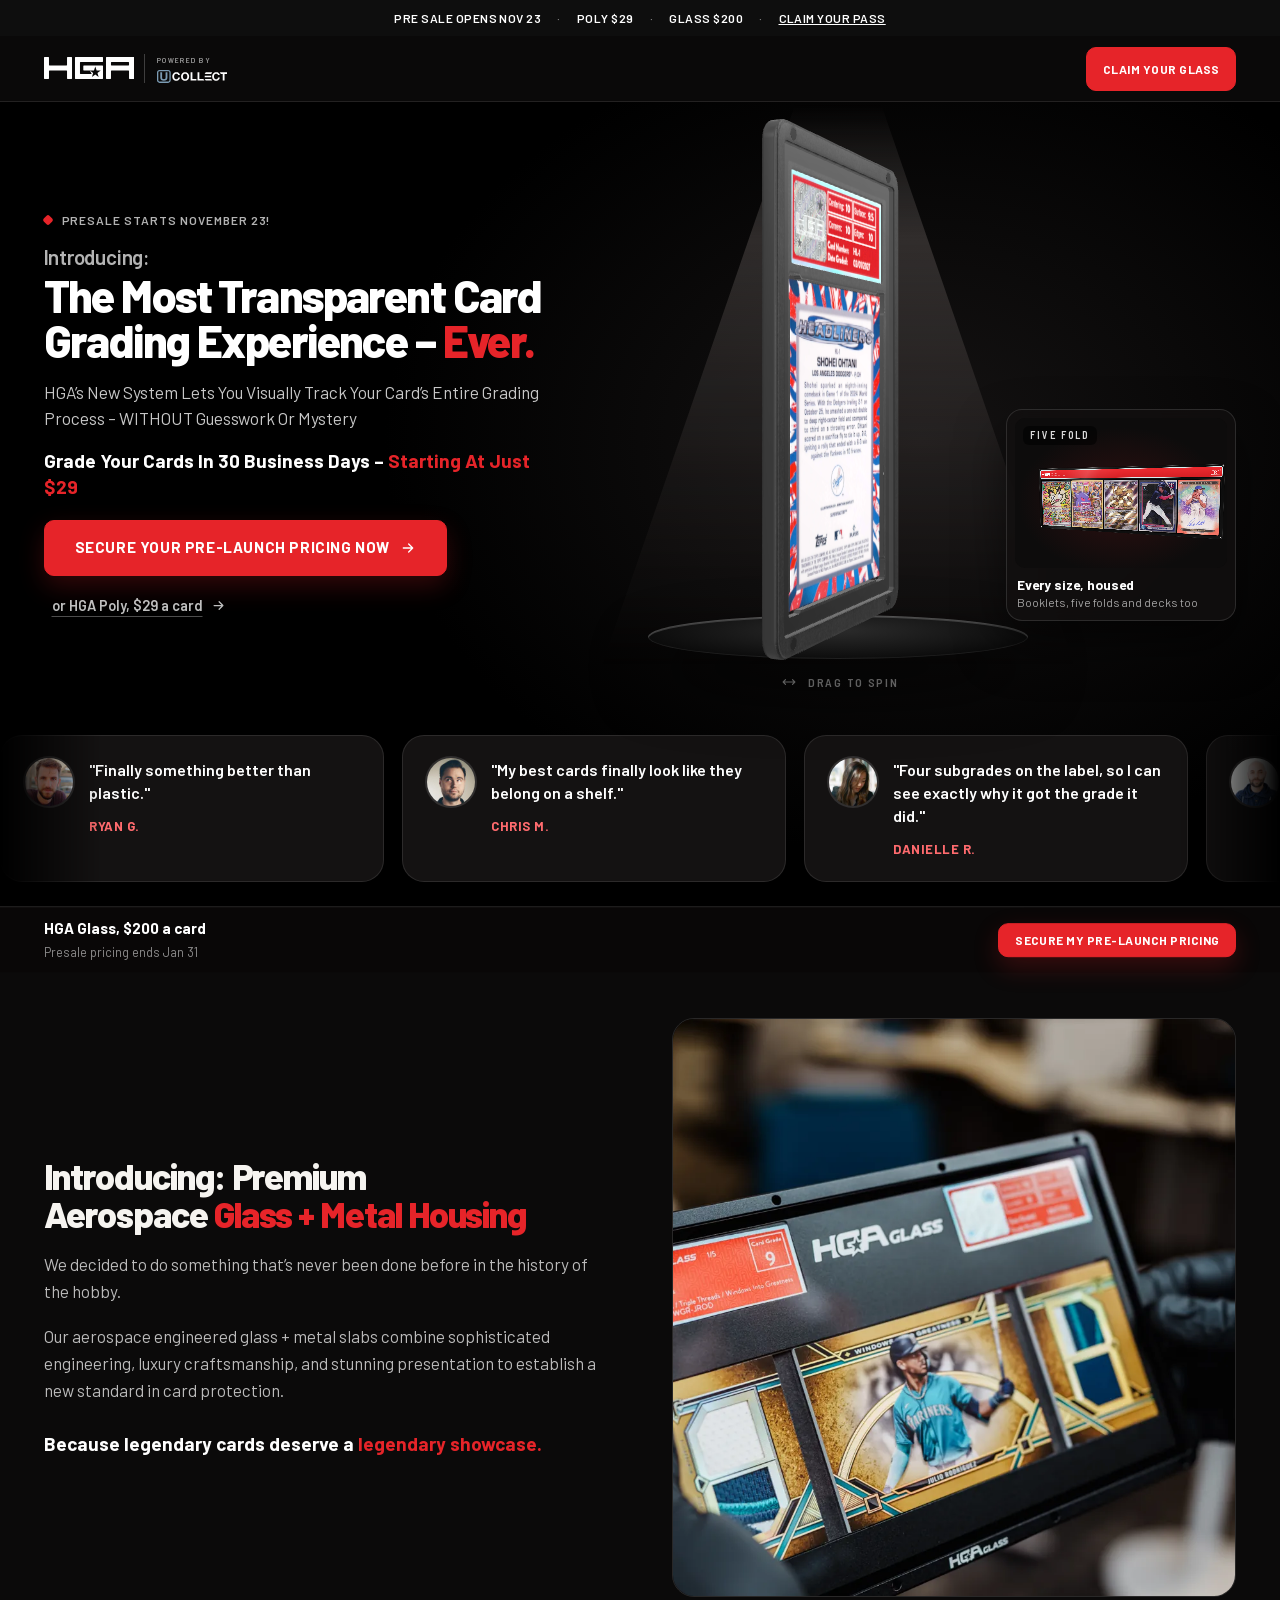
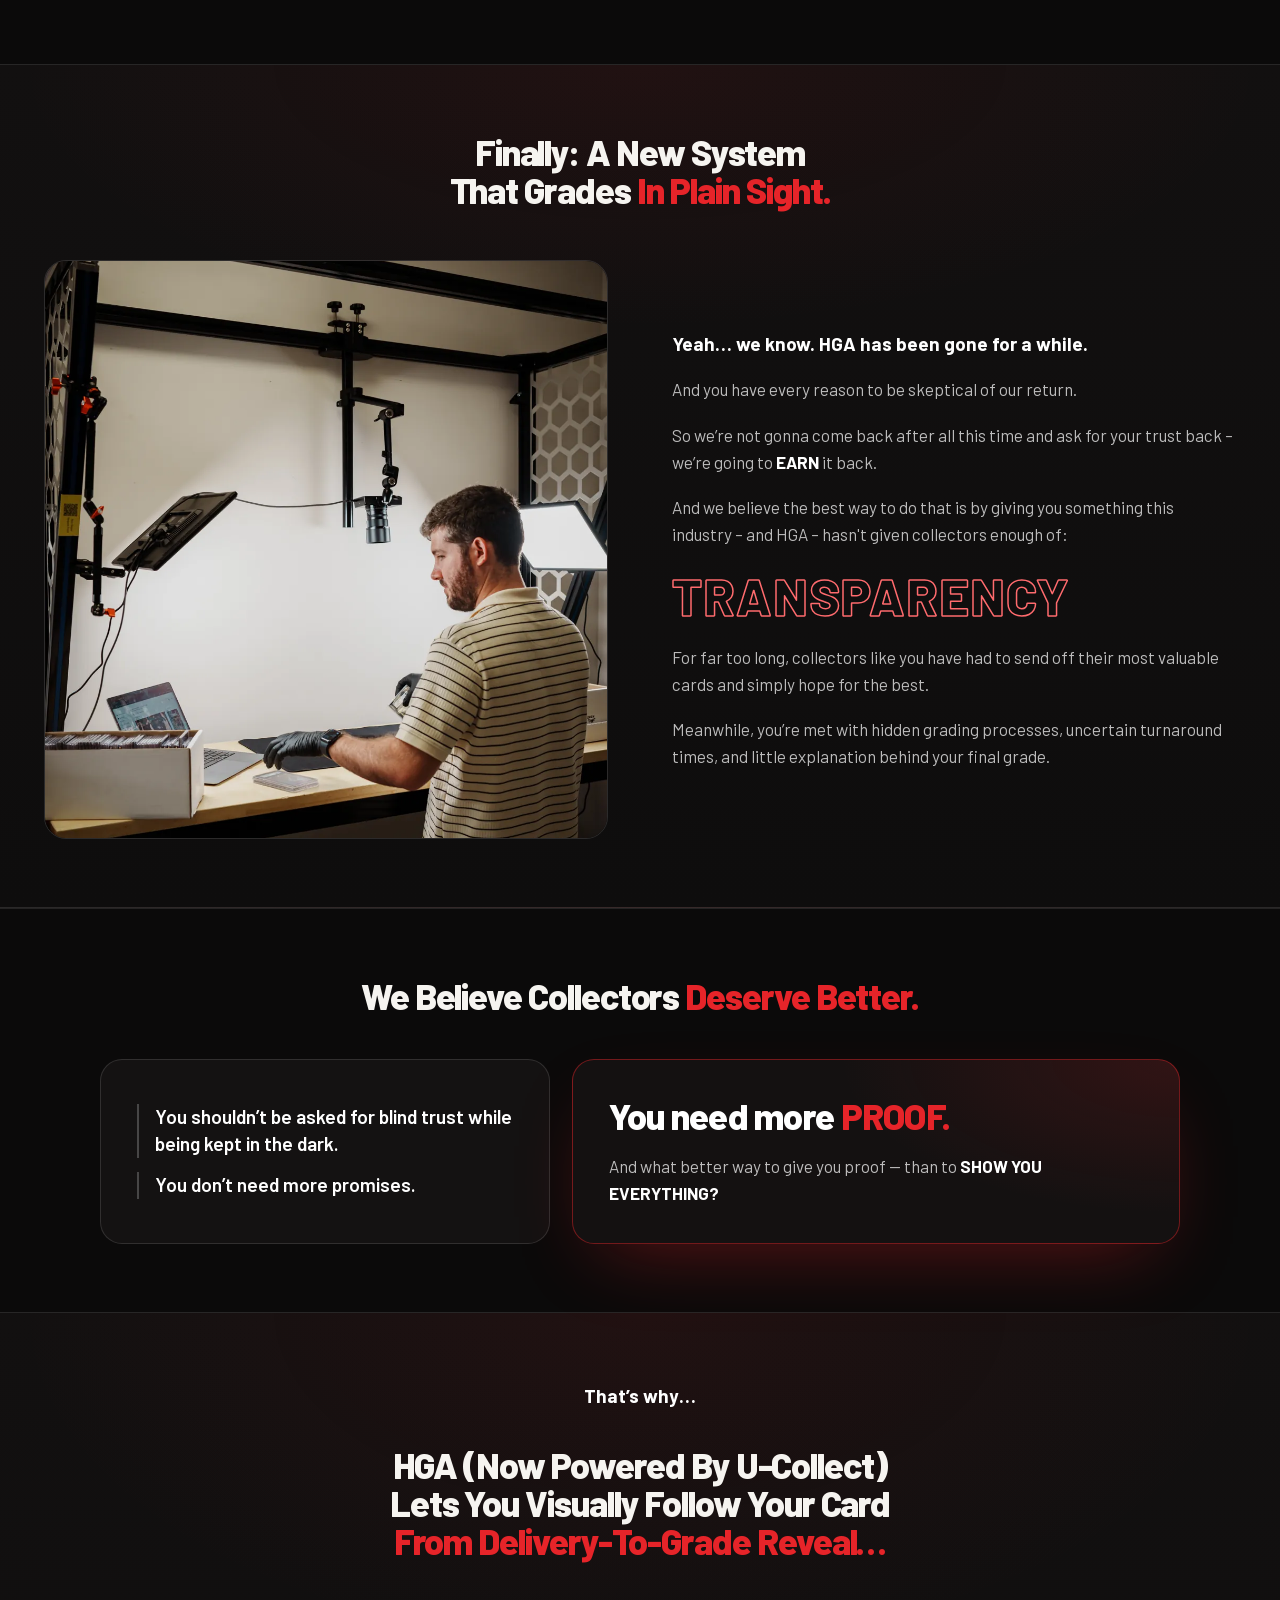
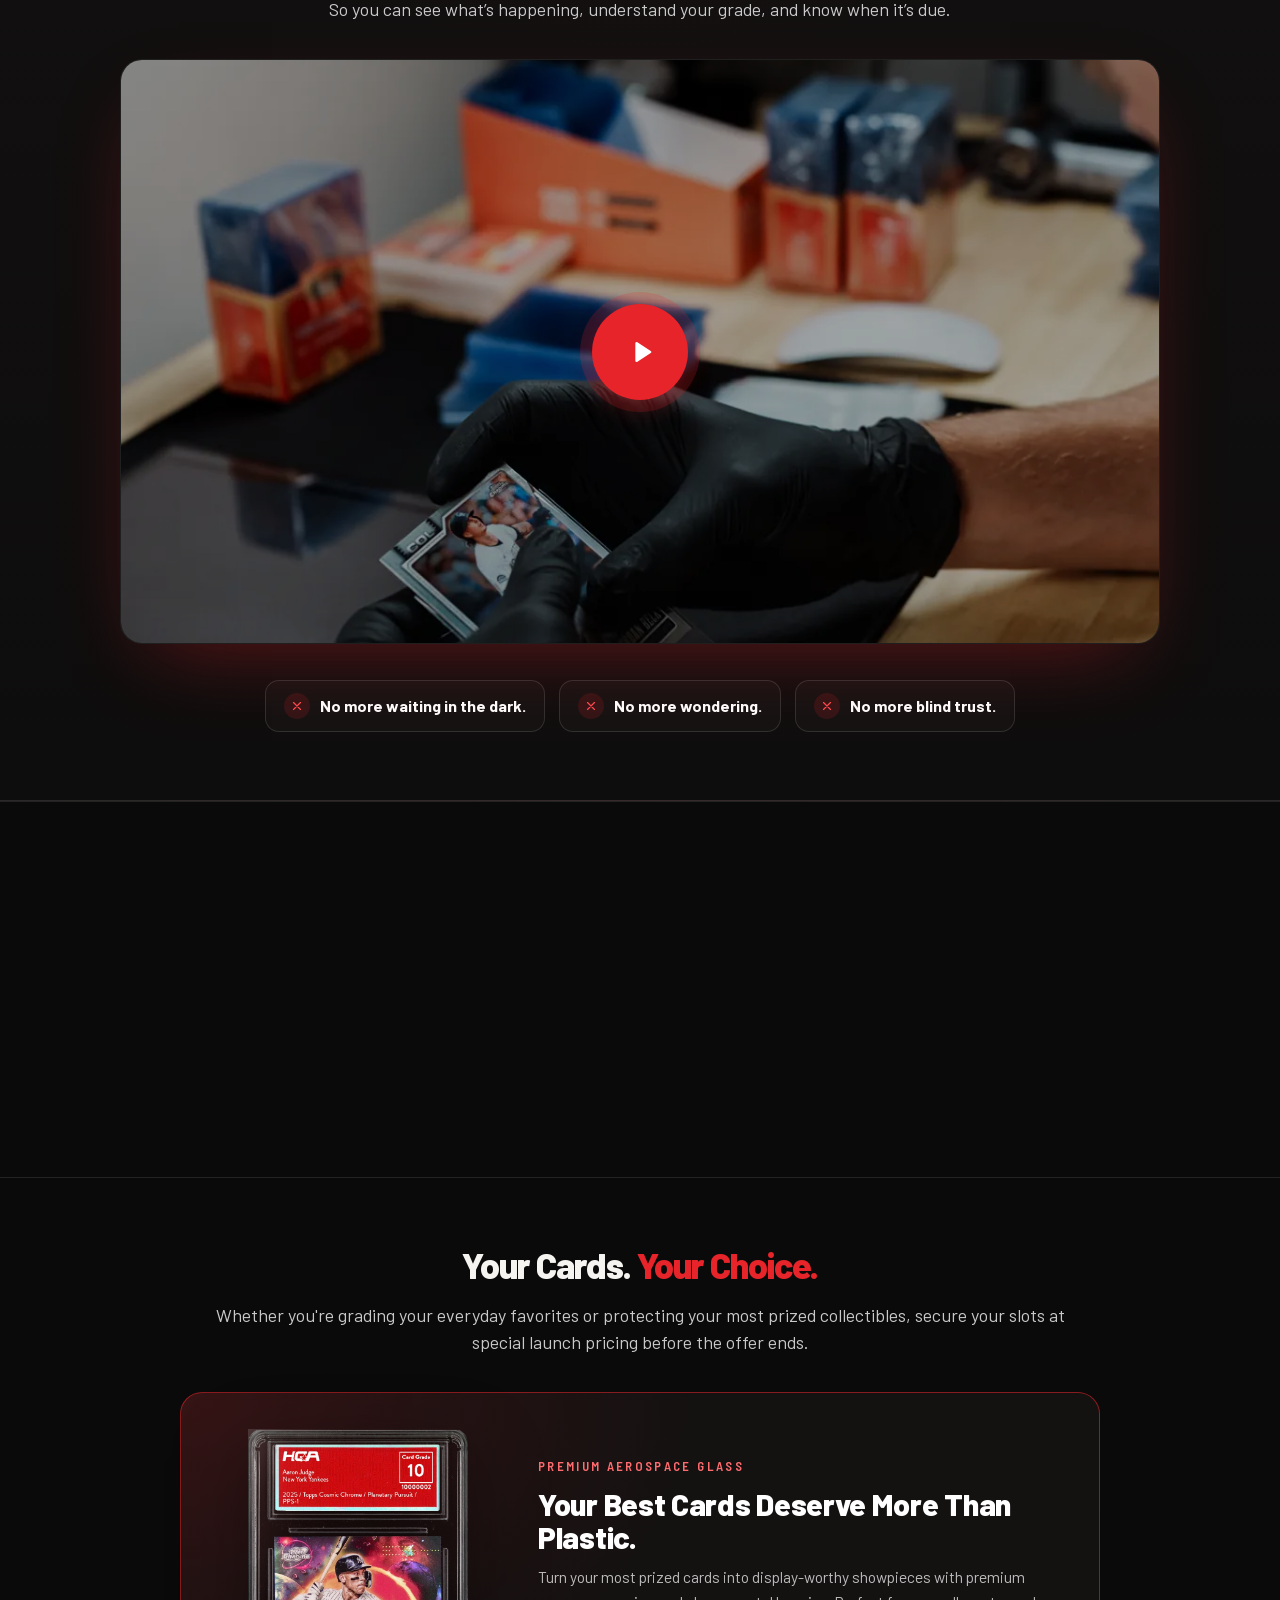
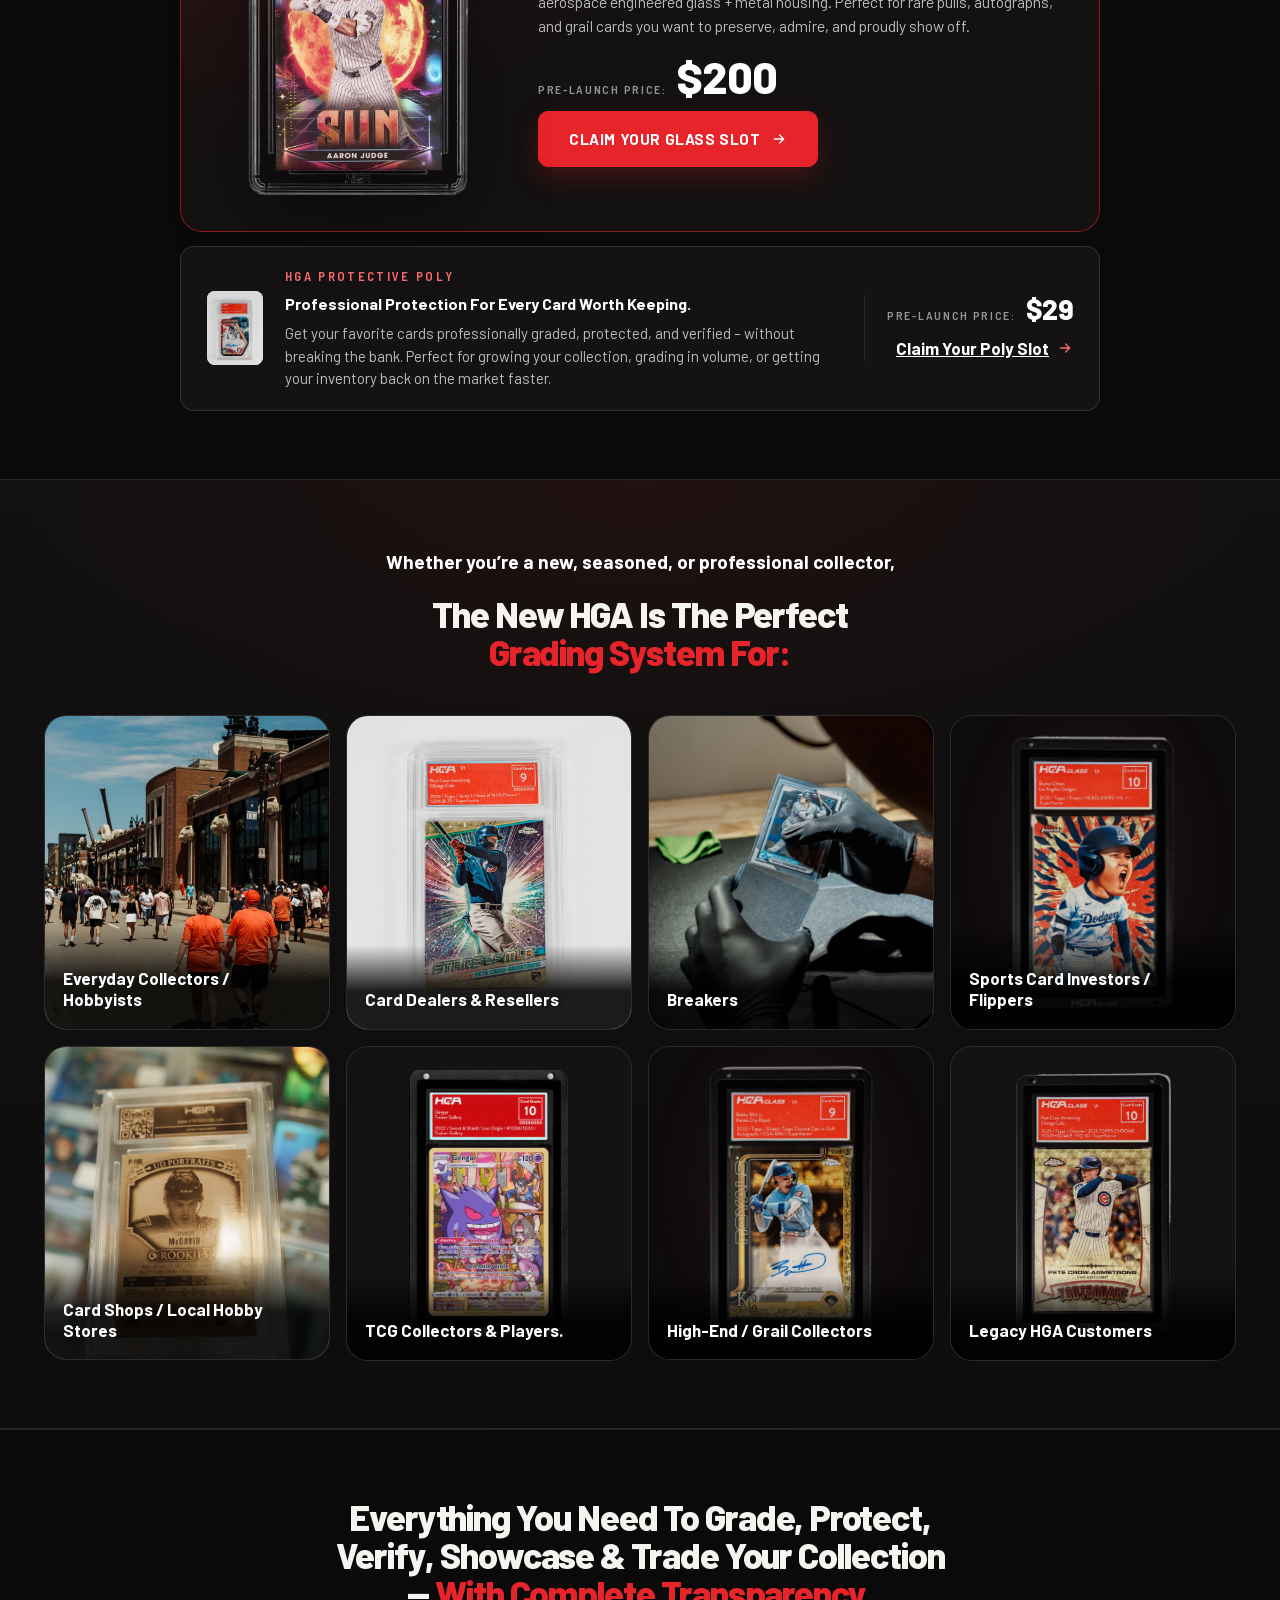
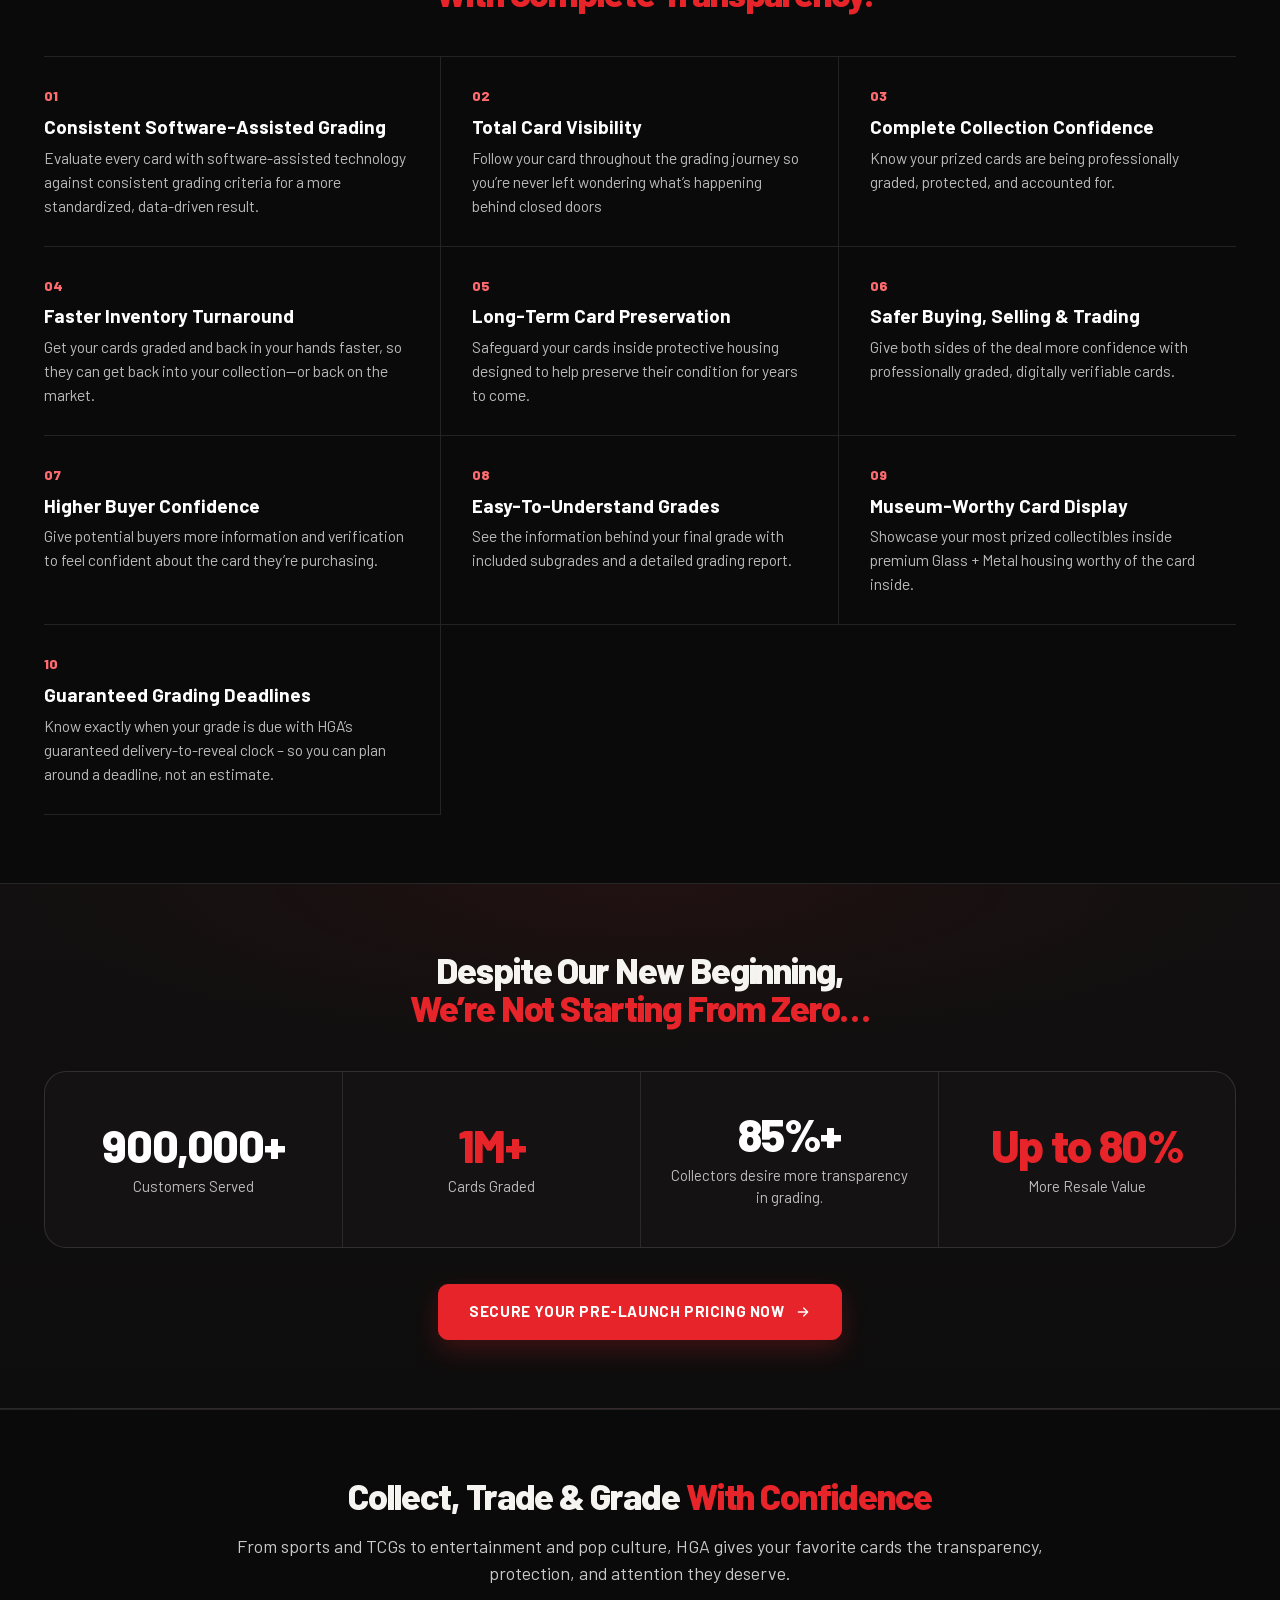
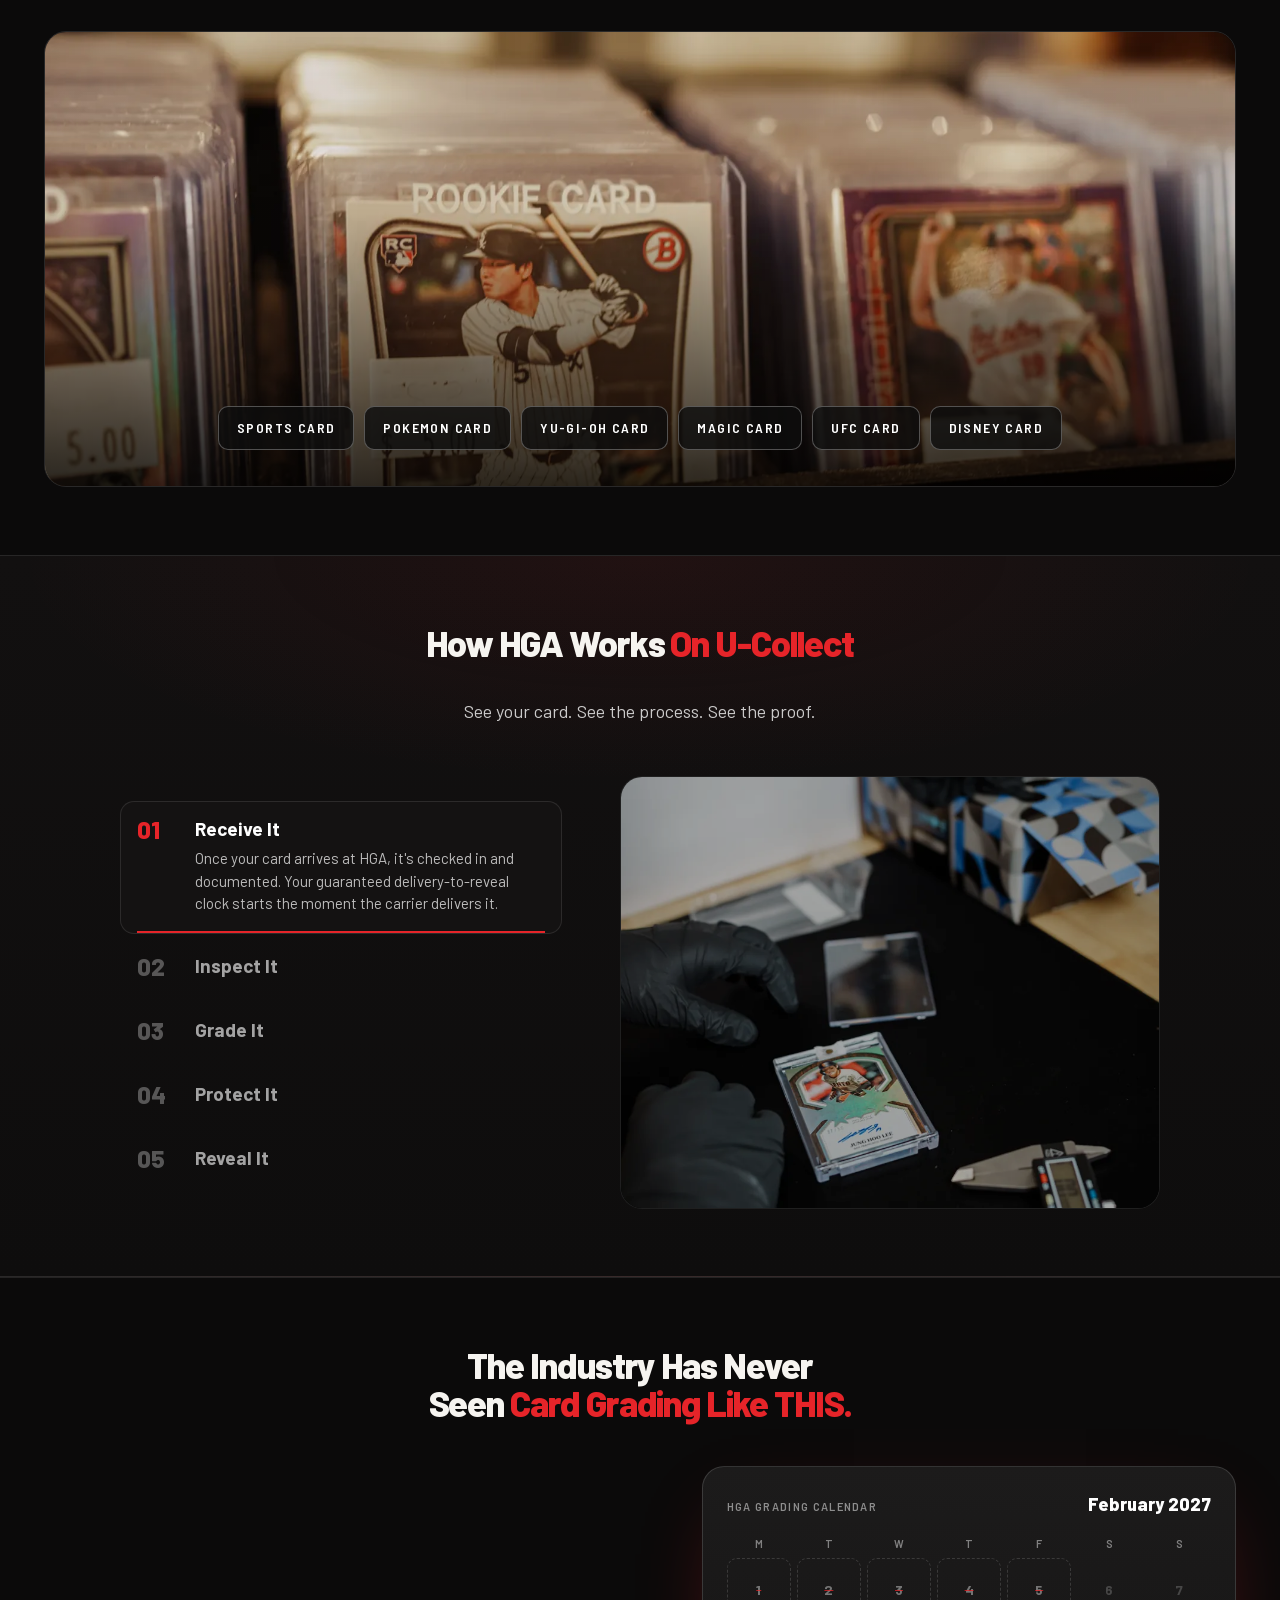
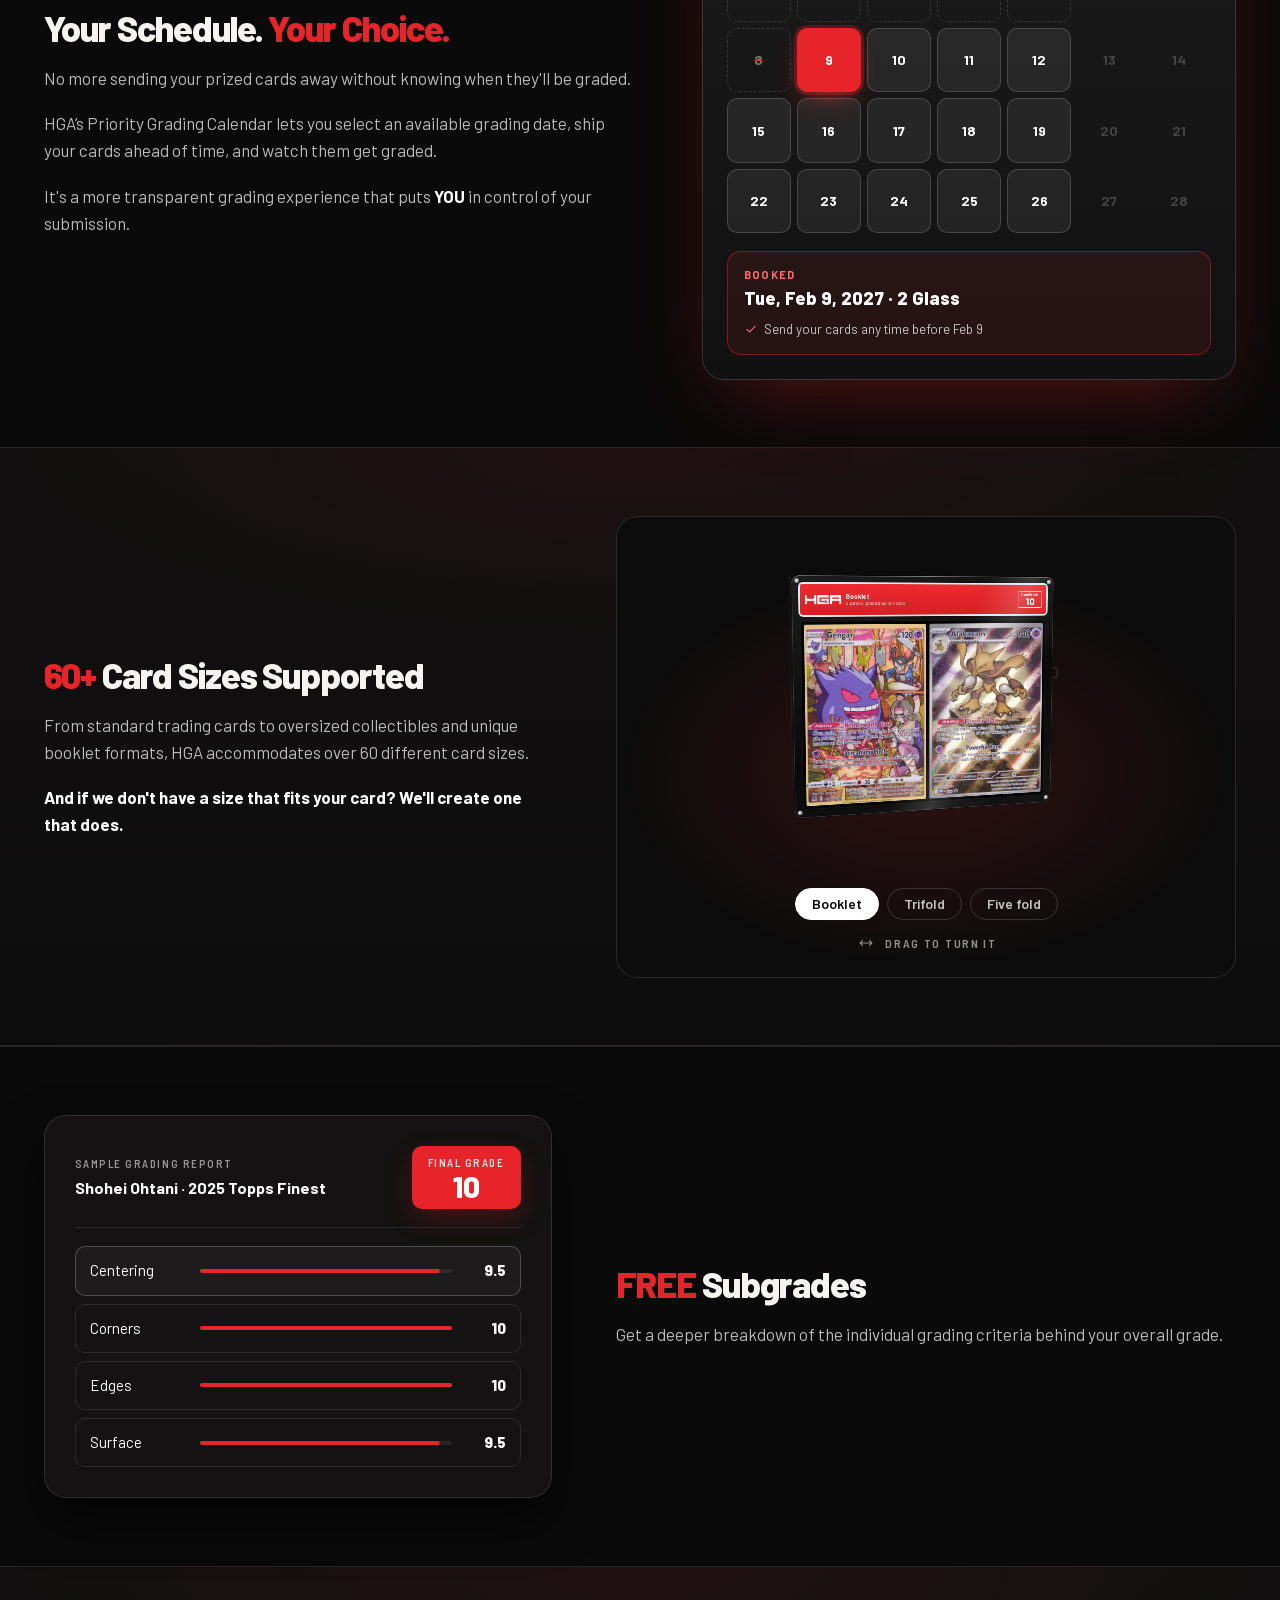
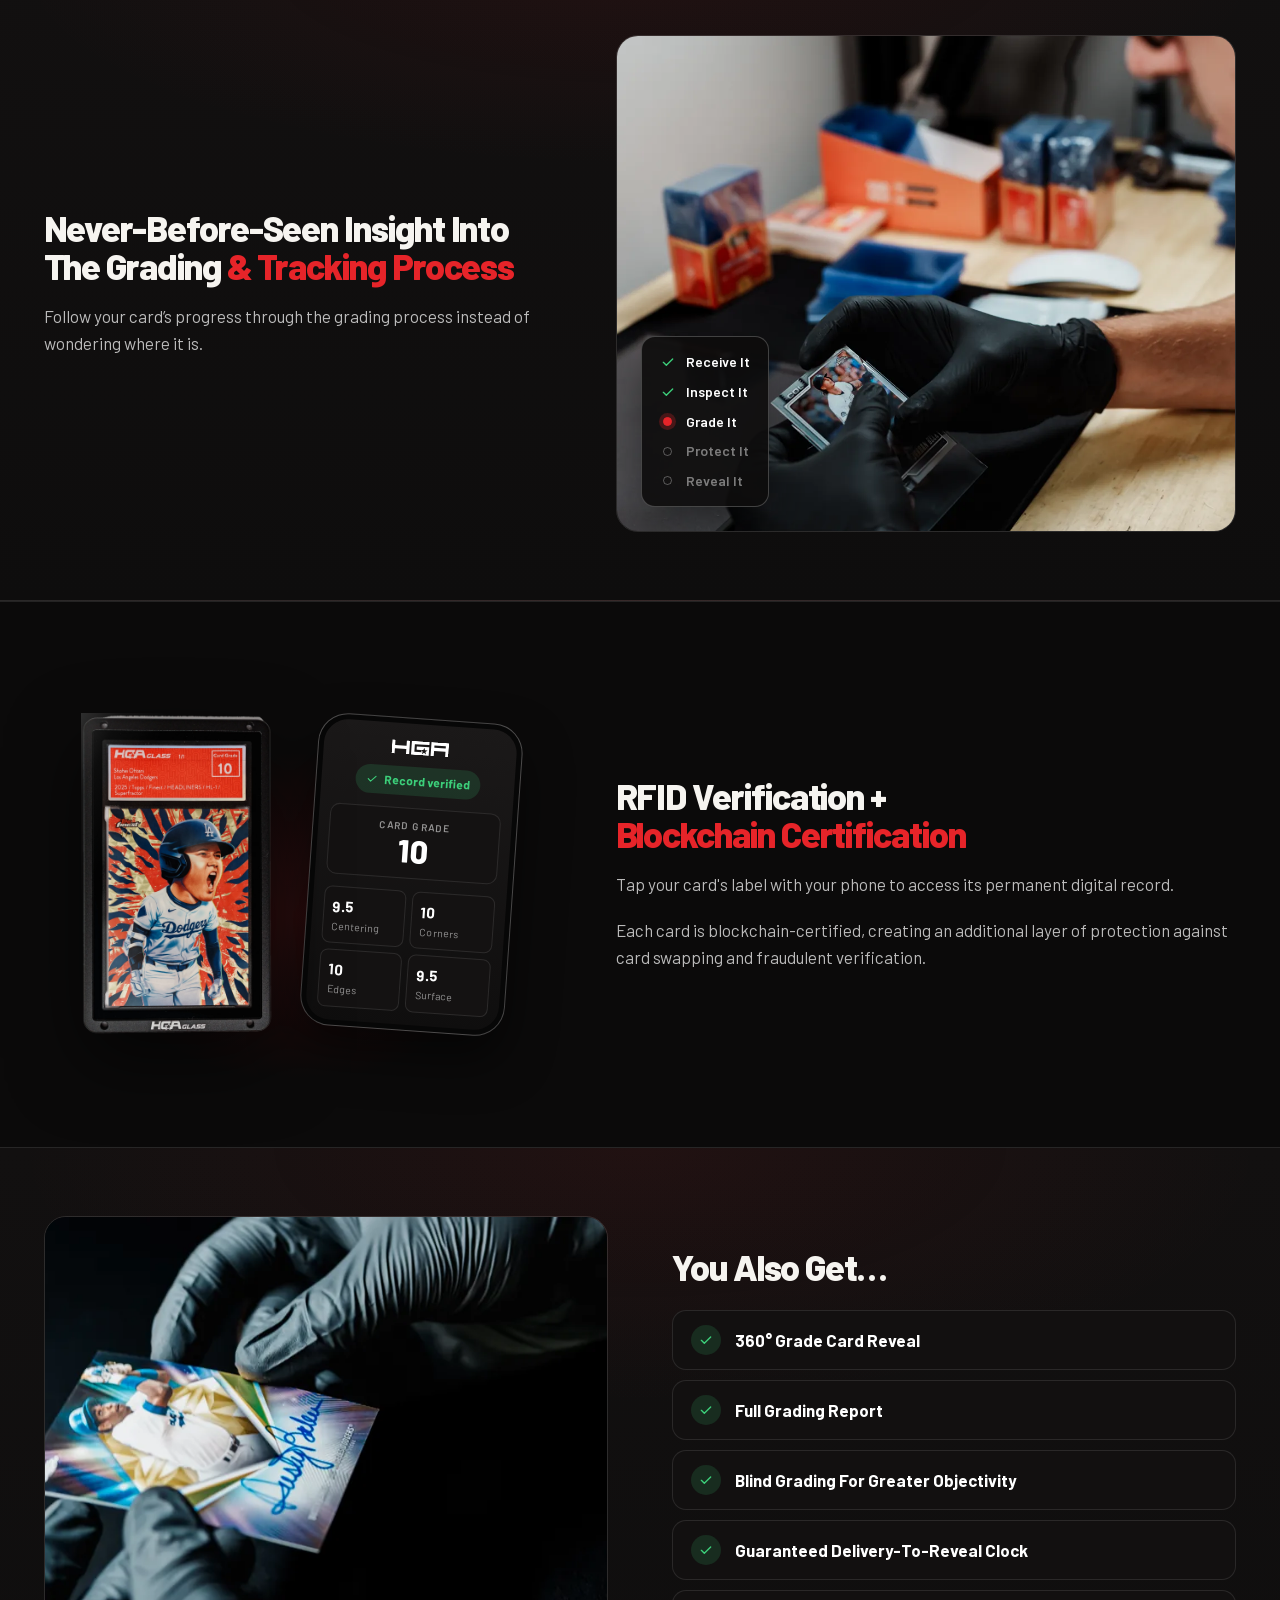
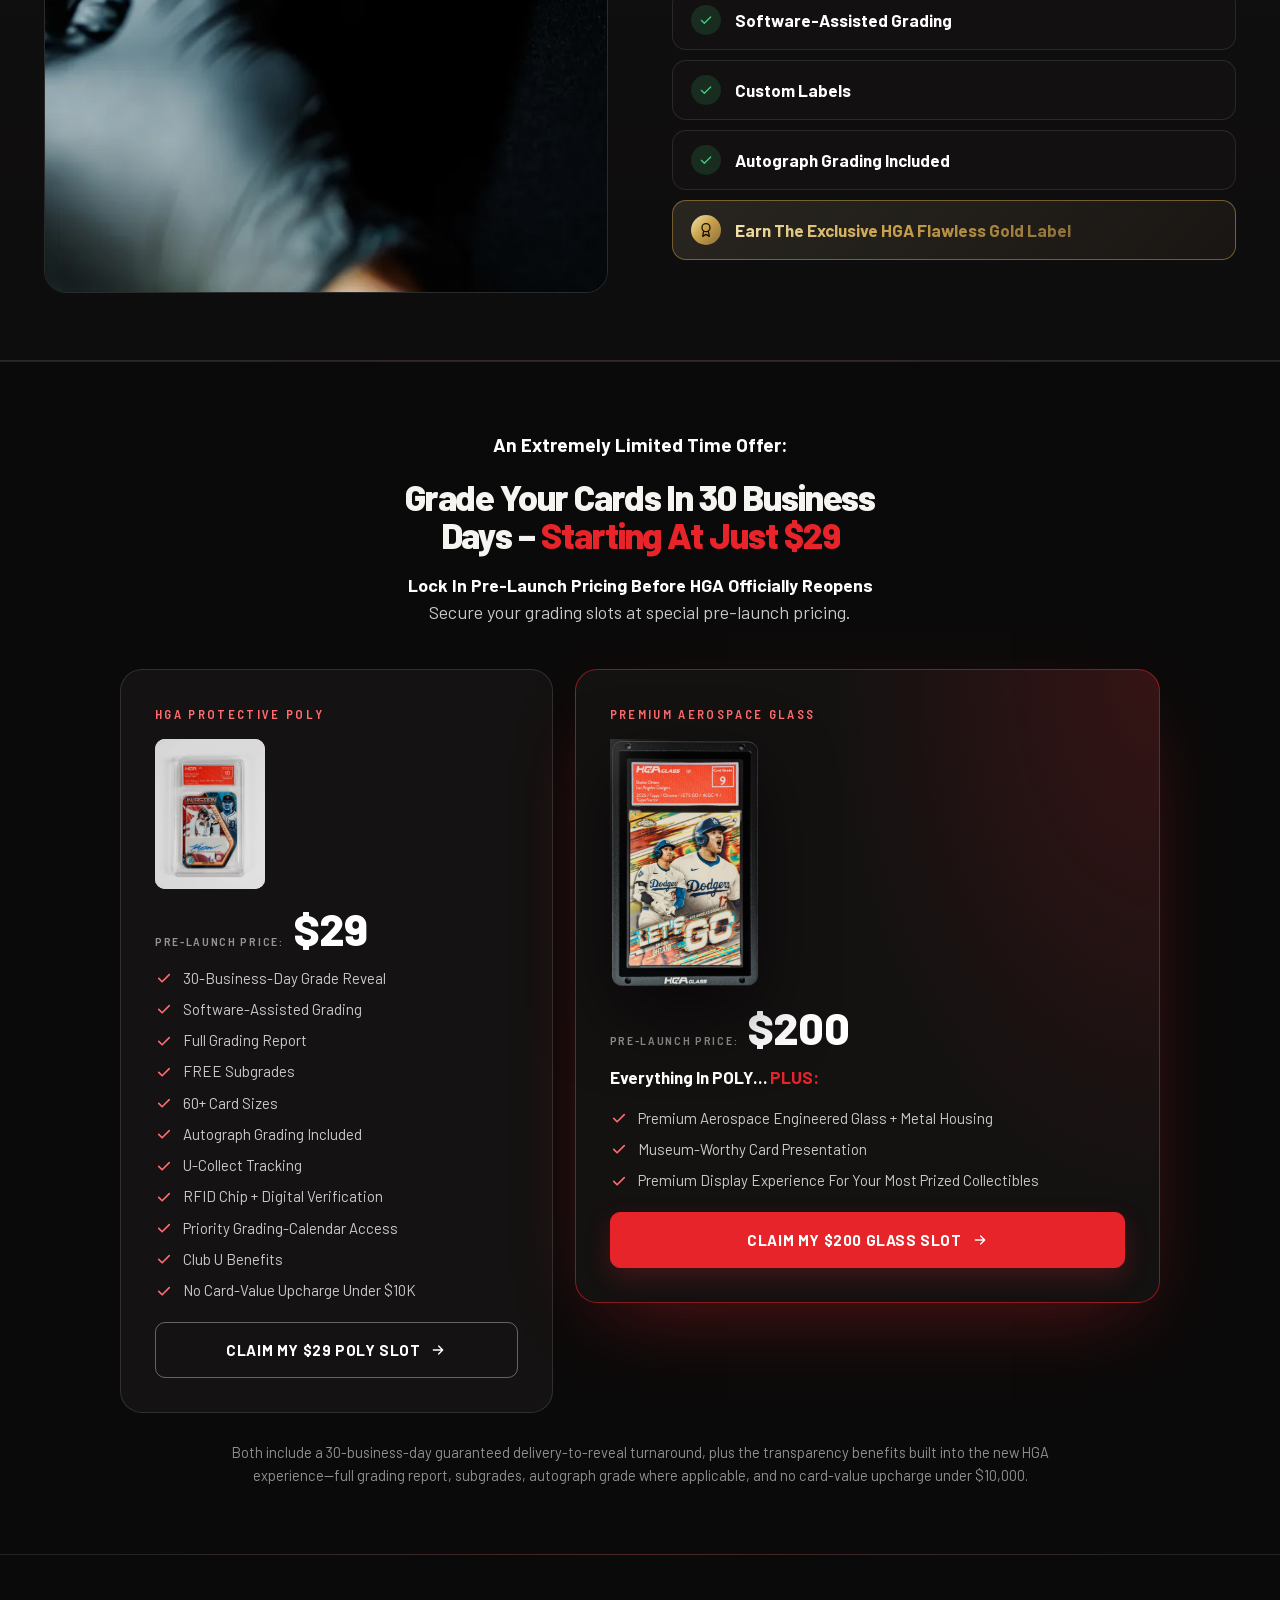
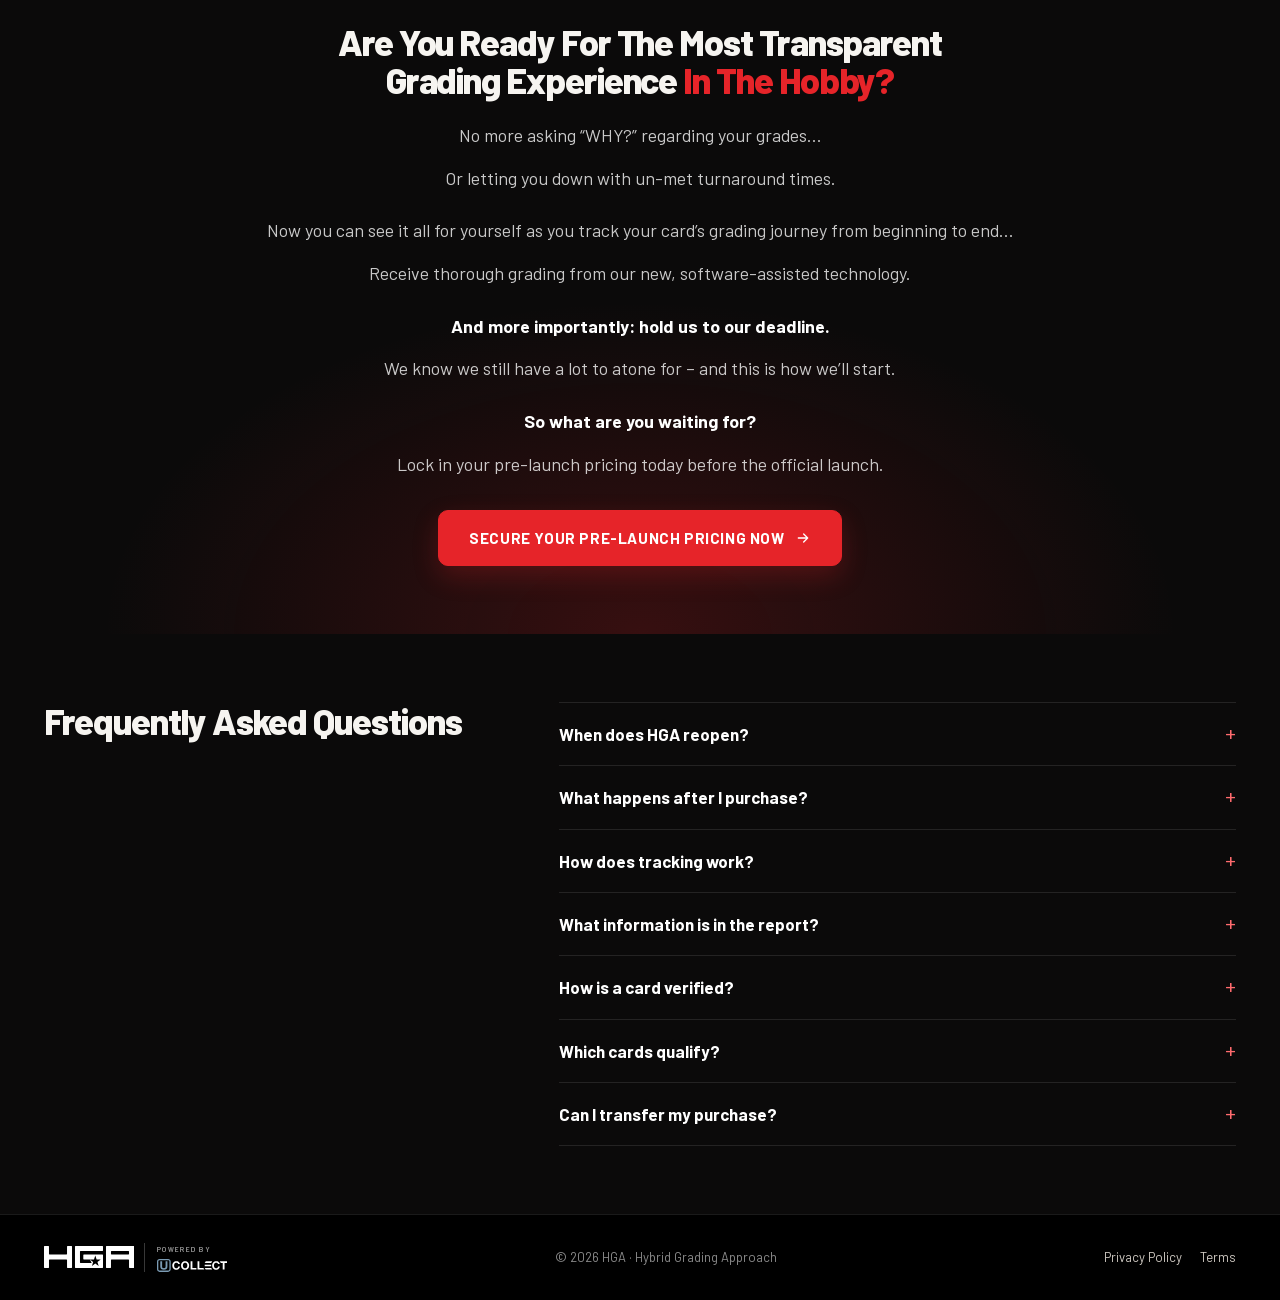
<file: index.html>
<!doctype html>
<html lang="en">
<head>
<meta charset="utf-8">
<meta name="viewport" content="width=device-width, initial-scale=1, viewport-fit=cover">
<title>The Most Transparent Card Grading Experience – Ever. | HGA</title>
<meta name="description" content="HGA’s new system lets you visually track your card’s entire grading process, without guesswork or mystery. Starting at just $29.">
<meta name="theme-color" content="#0B0A0A">
<meta property="og:title" content="Introducing: The Most Transparent Card Grading Experience – Ever.">
<meta property="og:image" content="assets/img/glass-ohtani-headliners.webp">
<link rel="icon" href="assets/img/hga-logo.png">
<link rel="preload" href="assets/fonts/b-800.woff2" as="font" type="font/woff2" crossorigin>
<link rel="preload" href="assets/img/glass-ohtani-headliners.webp" as="image">
<!-- HGA design system tokens (source of truth for color, type and geometry) -->
<link rel="stylesheet" href="assets/tokens.css">
<style>
/* Transparency presale lander (hga-presale), built on the HGA design system and the LP4 sports lander.
   Patterns used, in the documented order: header + announcement bar, hero, reviews strip, story (two columns),
   three pillars, story with benefit rows, story with risk rows, pillars, calendar, offer, process steps, FAQ, final CTA, sticky bar. */
@font-face{font-family:"Barlow";font-weight:400;font-display:swap;src:url("assets/fonts/b-400.woff2") format("woff2")}
@font-face{font-family:"Barlow";font-weight:500;font-display:swap;src:url("assets/fonts/b-500.woff2") format("woff2")}
@font-face{font-family:"Barlow";font-weight:600;font-display:swap;src:url("assets/fonts/b-600.woff2") format("woff2")}
@font-face{font-family:"Barlow";font-weight:700;font-display:swap;src:url("assets/fonts/b-700.woff2") format("woff2")}
@font-face{font-family:"Barlow";font-weight:800;font-display:swap;src:url("assets/fonts/b-800.woff2") format("woff2")}
@font-face{font-family:"Barlow Semi Condensed";font-weight:600;font-display:swap;src:url("assets/fonts/bsc-600.woff2") format("woff2")}

:root{--h1:clamp(36px,3.5vw,50px);--h2:clamp(26px,2.8vw,40px);--sec-y:clamp(44px,5.3vw,76px);--gut:clamp(18px,3.4vw,48px);--ease:cubic-bezier(.2,.7,.2,1)}
*,*::before,*::after{box-sizing:border-box}
html{-webkit-text-size-adjust:100%;scroll-behavior:smooth;scroll-padding-top:80px}
body{margin:0;background:var(--brand-bg);color:var(--brand-text-72);font-family:var(--brand-font-body);font-size:17px;line-height:1.55;-webkit-font-smoothing:antialiased;overflow-x:clip}
img{display:block;max-width:100%;height:auto}
a{color:inherit}
:focus-visible{outline:2px solid var(--brand-accent);outline-offset:3px}
.wrap{width:100%;max-width:1280px;margin:0 auto;padding:0 max(var(--gut),env(safe-area-inset-left))}
.sec{padding:var(--sec-y) 0}
.sec+.sec:not(.band){border-top:1px solid var(--brand-line-soft)}
/* Alternate surface so the page has rhythm: card black with the design system's red stage wash */
.band{background:radial-gradient(ellipse 70% 45% at 50% 0%,rgba(230,36,41,.07),transparent 70%),linear-gradient(180deg,#121010,#0E0D0D);border-top:1px solid var(--brand-line-soft);border-bottom:1px solid var(--brand-line-soft)}
.ico{width:16px;height:16px;flex:none;fill:none;stroke:currentColor;stroke-width:2;stroke-linecap:round;stroke-linejoin:round}

/* Type */
.h1{margin:0;font-weight:800;font-size:var(--h1);line-height:1.02;letter-spacing:-.035em;color:#fff;text-wrap:balance}
.h2{margin:0;font-weight:800;font-size:var(--h2);line-height:1.06;letter-spacing:var(--brand-head-tracking);color:var(--brand-text);text-wrap:balance}
.red{color:var(--brand-accent)}
.lede{margin:0;text-wrap:balance;font-size:clamp(17px,1.4vw,20px);line-height:1.5;color:var(--brand-text-78)}
.body{margin:0;font-size:17px;line-height:1.6;color:var(--brand-text-72)}
.body b,.lede b{color:#fff;font-weight:700}
.eb{display:inline-flex;align-items:center;gap:10px;margin:0;font-weight:600;font-size:12px;letter-spacing:var(--brand-eyebrow-tracking);text-transform:uppercase;color:var(--brand-text-70)}
.eb::before{content:"";width:8px;height:8px;flex:none;border-radius:2px;transform:rotate(45deg);background:var(--brand-accent)}
.center{text-align:center}
.head{display:grid;gap:18px;justify-items:center;max-width:960px;margin:0 auto;text-align:center}
.head .lede{max-width:880px;text-wrap:pretty}

/* Buttons */
.btn{display:inline-flex;align-items:center;justify-content:center;gap:10px;min-height:var(--brand-btn-minh);padding:var(--brand-btn-pad);font-family:var(--brand-font-body);font-weight:var(--brand-btn-weight);font-size:var(--brand-btn-size);line-height:1;letter-spacing:var(--brand-btn-tracking);text-transform:var(--brand-btn-transform);color:#fff;background:var(--brand-accent);border:1px solid var(--brand-accent);border-radius:var(--brand-radius-sm);box-shadow:var(--brand-shadow-btn);text-decoration:none;white-space:nowrap;cursor:pointer;transition:background .15s,border-color .15s,transform .15s}
.btn:hover{background:var(--brand-accent-deep);border-color:var(--brand-accent-deep)}
.btn:active{transform:translateY(1px)}
.btn.lg{min-height:56px}
.btn.cta{min-height:0;padding:10px 16px;font-size:12px}
.hero-alt{display:inline-flex;align-items:center;gap:8px;padding:4px 8px;font-size:14.5px;font-weight:600;color:rgba(255,255,255,.75);text-decoration:underline;text-underline-offset:5px;text-decoration-color:rgba(255,255,255,.3);transition:color .15s}
.hero-alt:hover{color:#fff}
.hero-alt .ico{width:14px;height:14px}
.cta-row{display:flex;justify-content:center;margin-top:clamp(24px,3vw,36px)}

/* Header and announcement bar (lander: lockup and one button) */
.abar{display:flex;justify-content:center;align-items:center;flex-wrap:wrap;gap:4px 16px;min-height:36px;padding:8px 16px;background:var(--brand-ink);color:#fff;font-weight:600;font-size:12px;letter-spacing:.04em;text-transform:uppercase;text-align:center}
.abar .dot{opacity:.5}
.abar a{color:#fff;white-space:nowrap}
.hdr{position:sticky;top:0;z-index:50;background:rgba(11,10,10,.78);backdrop-filter:blur(14px);-webkit-backdrop-filter:blur(14px);border-bottom:1px solid var(--brand-line-soft)}
.hdr .wrap{display:flex;align-items:center;justify-content:space-between;gap:16px;height:65px}
.hdr .btn.cta{min-height:44px;padding:0 16px;font-size:12px;box-shadow:none}
@media (max-width:860px){.hdr .btn.cta{padding:0 11px;font-size:11px}}
.pb-lockup{display:inline-flex;align-items:center;gap:10px;text-decoration:none}
.pb-lockup>img{height:22px;width:auto}
.pb-lockup span{display:grid;gap:3px;padding-left:12px;border-left:1px solid var(--brand-line-2);font-family:var(--brand-font-lab);font-weight:600;font-size:8px;letter-spacing:.16em;text-transform:uppercase;color:var(--brand-text-55)}
.pb-lockup span img{height:13px;width:auto}

/* Hero: CSS taken from the home page hero (hga-site/h), so it renders the same */
.sr{position:absolute!important;width:1px;height:1px;overflow:hidden;clip:rect(0 0 0 0);white-space:nowrap}
.sr { width: 1px; height: 1px; overflow: hidden; clip: rect(0px, 0px, 0px, 0px); white-space: nowrap; position: absolute !important; }
.spin-slab { position: relative; }
.spin-slab img { position: relative; z-index: 1; transition: opacity 0.5s; width: 100%; }
.spin-slab canvas { position: absolute; left: -10%; top: -10%; width: 120%; height: 120%; opacity: 0; pointer-events: none; }
.spin-slab.is-drawn canvas { opacity: 1; }
.spin-slab.is-drawn img { opacity: 0; pointer-events: none; }
.spin-slab.is-drawn { cursor: grab; touch-action: pan-y; }
.spin-slab.is-drawn:active { cursor: grabbing; }
.stage-in { width: min(76%, 380px); position: relative; z-index: 1; }
.stage-in .spin-slab img { filter: drop-shadow(rgba(0, 0, 0, 0.65) 0px 40px 46px); }
@media (max-width: 980px){.stage-in { width: min(46%, 230px); }}
@media (max-width: 640px){.stage-in { width: min(44%, 190px); }}
@media (max-width: 980px){.stage-in { width: 100%; max-width: 220px; }}
.stage-in { perspective: 1100px; }
.hero-alt { display: inline-flex; align-items: center; gap: 8px; font-size: 14.5px; font-weight: 600; color: rgba(255, 255, 255, 0.75); text-decoration: underline rgba(255, 255, 255, 0.3); text-underline-offset: 5px; padding: 4px 8px; transition: color 0.15s; }
.hero-alt:hover { color: rgb(255, 255, 255); text-decoration-color: var(--brand-accent); }
.hero-alt .ico { width: 15px; height: 15px; }
@media (max-width: 480px){.hero-alt { text-align: center; }}
.hc2 { position: relative; overflow: hidden; isolation: isolate; background: radial-gradient(60% 70% at 72% 40%, rgb(21, 19, 19), rgb(0, 0, 0) 70%); color: rgb(255, 255, 255); }
.hc2-grid { max-width: 1280px; display: grid; grid-template-columns: minmax(0px, 0.88fr) minmax(0px, 1.12fr); gap: clamp(20px, 3vw, 48px); align-items: center; padding-block: clamp(26px, 3vw, 44px) clamp(30px, 3.4vw, 48px); }
.hc2-text { display: grid; justify-items: start; gap: 16px; min-width: 0px; }
.hc2-text .h1 { font-size: var(--h1); max-width: none; }
.hc2-lede { margin: 0px; max-width: 30em; font-size: clamp(17px, 1.35vw, 19px); line-height: 1.5; color: rgba(255, 255, 255, 0.78); }
.hc2-buy { display: flex; flex-wrap: wrap; align-items: center; gap: 12px 22px; margin-top: 4px; }
.hc2-pts { list-style: none; margin: 2px 0px 0px; padding: 0px; display: flex; flex-wrap: wrap; gap: 8px 22px; font-size: 14px; color: rgba(255, 255, 255, 0.75); }
.hc2-pts li { display: flex; align-items: center; gap: 8px; }
.hc2-pts .ico { width: 20px; height: 20px; color: var(--brand-accent); stroke-width: 1.6; flex: 0 0 auto; }
.hc2-stage { position: relative; height: clamp(400px, 62vh, 580px); perspective: 1700px; cursor: grab; touch-action: pan-y; user-select: none; border-radius: var(--brand-radius-lg); }
.hc2-stage:focus-visible { outline: rgba(255, 255, 255, 0.55) solid 2px; outline-offset: 6px; }
.hc2-wm { position: absolute; left: 50%; top: 44%; transform: translate(-50%, -50%); font-family: var(--brand-font-head); font-weight: 800; font-size: calc(64px + var(--hk) * 16px); line-height: 1; letter-spacing: -0.01em; text-transform: uppercase; white-space: nowrap; color: transparent; -webkit-text-stroke: 1px rgba(255, 255, 255, 0.16); pointer-events: none; transition: font-size 0.9s cubic-bezier(0.2, 0.7, 0.2, 1); }
.hc2-rig { position: absolute; left: 50%; top: 46%; transform-style: preserve-3d; transform: translate(-50%,-50%) scale(var(--s,1)); transition: transform 0.9s cubic-bezier(0.2, 0.7, 0.2, 1); }
.hc2-slab { position: relative; width: var(--hw); height: var(--hh); transform-style: preserve-3d; transition: --hw 0.9s cubic-bezier(0.2, 0.7, 0.2, 1), --hh 0.9s cubic-bezier(0.2, 0.7, 0.2, 1), --hd 0.9s cubic-bezier(0.2, 0.7, 0.2, 1); will-change: transform; }
.hc2-face { position: absolute; backface-visibility: hidden; }
.hc2-front, .hc2-back { inset: 0px; border-radius: 14px; }
.hc2-front { transform: translateZ(calc(var(--hd) / 2)); display: flex; flex-direction: column; gap: 10px; padding: 14px; background: linear-gradient(160deg, rgb(29, 29, 29) 0%, rgb(10, 10, 10) 55%, rgb(20, 20, 20) 100%); box-shadow: rgba(255, 255, 255, 0.16) 0px 0px 0px 1px inset, rgba(255, 255, 255, 0.35) 0px 1px 0px inset, rgba(0, 0, 0, 0.6) 0px 0px 0px 1px; overflow: hidden; }
.hc2-back { transform: rotateY(180deg) translateZ(calc(var(--hd) / 2)); display: grid; place-items: center; align-content: center; gap: 10px; background: linear-gradient(200deg, rgb(26, 26, 26), rgb(7, 7, 7)); box-shadow: rgba(255, 255, 255, 0.14) 0px 0px 0px 1px inset; }
.hc2-back img { width: 34%; max-width: 120px; opacity: 0.22; }
.hc2-back span { font-family: var(--brand-font-lab); font-weight: 600; font-size: 11px; letter-spacing: 0.3em; color: rgba(255, 255, 255, 0.3); }
.hc2-side { background: linear-gradient(90deg, rgb(38, 38, 38), rgb(12, 12, 12) 40%, rgb(30, 30, 30)); }
.hc2-side.l, .hc2-side.r { width: var(--hd); height: var(--hh); left: calc(50% - var(--hd) / 2); top: 0px; border-radius: 4px; }
.hc2-side.l { transform: rotateY(-90deg) translateZ(calc(var(--hw) / 2)); }
.hc2-side.r { transform: rotateY(90deg) translateZ(calc(var(--hw) / 2)); }
.hc2-side.t, .hc2-side.b { width: var(--hw); height: var(--hd); top: calc(50% - var(--hd) / 2); left: 0px; border-radius: 4px; background: linear-gradient(rgb(38, 38, 38), rgb(12, 12, 12) 40%, rgb(30, 30, 30)); }
.hc2-side.t { transform: rotateX(90deg) translateZ(calc(var(--hh) / 2)); }
.hc2-side.b { transform: rotateX(-90deg) translateZ(calc(var(--hh) / 2)); }
.hc2-screw { position: absolute; width: 8px; height: 8px; border-radius: 50%; background: radial-gradient(circle at 35% 35%, rgb(240, 240, 240), rgb(138, 138, 138) 60%, rgb(68, 68, 68)); box-shadow: rgba(0, 0, 0, 0.5) 0px 0px 0px 1px; z-index: 2; }
.hc2-screw.s1 { top: 5px; left: 5px; }
.hc2-screw.s2 { top: 5px; right: 5px; }
.hc2-screw.s3 { bottom: 5px; left: 5px; }
.hc2-screw.s4 { bottom: 5px; right: 5px; }
.hc2-label { flex: 0 0 52px; display: grid; grid-template-columns: auto 1fr auto; align-items: center; gap: 8px; padding: 0px 8px; border-radius: 5px; background: linear-gradient(rgb(237, 43, 48), rgb(213, 31, 36)); box-shadow: rgb(217, 238, 240) 0px 0px 0px 3px, rgba(0, 0, 0, 0.4) 0px 0px 0px 4px; overflow: hidden; }
.hc2-label-logo { height: 15px; width: auto; }
.hc2-label-meta { display: flex; flex-direction: column; min-width: 0px; line-height: 1.15; }
.hc2-label-meta b { font-size: 10.5px; font-weight: 700; color: rgb(255, 255, 255); white-space: nowrap; overflow: hidden; text-overflow: ellipsis; }
.hc2-label-meta small { font-size: 8.5px; color: rgba(255, 255, 255, 0.85); white-space: nowrap; overflow: hidden; text-overflow: ellipsis; }
.hc2-label-grade { display: flex; flex-direction: column; align-items: center; padding: 2px 6px; border: 1.5px solid rgb(255, 255, 255); border-radius: 3px; line-height: 1; }
.hc2-label-grade small { font-size: 6.5px; font-weight: 600; color: rgb(255, 255, 255); white-space: nowrap; }
.hc2-label-grade b { font-size: 17px; font-weight: 800; color: rgb(255, 255, 255); }
.hc2-bay { position: relative; flex: 1 1 0%; border-radius: 5px; background: rgb(4, 4, 4); box-shadow: rgba(255, 255, 255, 0.08) 0px 0px 0px 1px inset; overflow: hidden; }
.hc2-set { position: absolute; inset: 6px; display: flex; gap: 6px; opacity: 0; transition: opacity 0.45s cubic-bezier(0.2, 0.7, 0.2, 1); }
.hc2-set.on { opacity: 1; }
.hc2-set img { flex: 1 1 0px; min-width: 0px; height: 100%; object-fit: cover; border-radius: 3px; }
.hc2-sheen { position: absolute; inset: 0px; pointer-events: none; z-index: 3; background: linear-gradient(115deg, transparent 32%, rgba(255, 255, 255, 0.16) 44%, rgba(255, 255, 255, 0.05) 50%, transparent 60%); transform: translateX(var(--sx,0%)); mix-blend-mode: screen; }
.hc2-scan { position: absolute; left: 0px; right: 0px; top: 0px; height: 2px; z-index: 4; pointer-events: none; opacity: 0; background: linear-gradient(90deg, transparent, rgba(255, 74, 79, 0.95), transparent); box-shadow: rgba(230, 36, 41, 0.45) 0px 0px 18px 4px; }
.hc2-slab.scan .hc2-scan { animation: 1.3s cubic-bezier(0.2, 0.7, 0.2, 1) 0s 1 normal none running hc2scan; }
@media (max-width: 1100px){.hc2-text .h1 { font-size: min(50px, 3.9vw); }}
@media (max-width: 1100px){.hc2-stage { height: clamp(360px, 50vh, 480px); }}
@media (max-width: 900px){.hc2-grid { grid-template-columns: 1fr; justify-items: center; text-align: center; gap: 14px; }}
@media (max-width: 900px){.hc2-text { display: contents; }}
@media (max-width: 900px){.hc2-text > * { order: 2; }}
@media (max-width: 900px){.hc2-text > .eb, .hc2-text > .h1 { order: 0; }}
@media (max-width: 900px){.hc2-stage { order: 1; width: 100%; height: clamp(280px, 46vh, 400px); }}
@media (max-width: 900px){.hc2-text .h1 { font-size: min(44px, 8.2vw); }}
@media (max-width: 900px){.hc2-buy { justify-content: center; }}
@media (max-width: 900px){.hc2-pts { justify-content: center; }}
@media (max-width: 720px){.hc2-stage { height: 270px; }}
@media (max-width: 720px){.hc2-wm { font-size: calc(40px + var(--hk) * 8px); }}
@media (max-width: 720px){.hc2-lede { font-size: 15.5px; }}
@media (max-width: 720px){.hc2-pts { font-size: 13px; gap: 6px 14px; }}
@media (max-width: 720px) and (max-height: 740px){.hc2-text > .eb { display: none; }}
@media (max-width: 720px) and (max-height: 740px){.hc2-stage { height: 210px; }}
@media (max-width: 720px) and (max-height: 740px){.hc2-lede { display: none; }}
@media (prefers-reduced-motion: reduce){.hc2-slab, .hc2-rig, .hc2-wm { transition: none; }}
.hc2-vis { min-width: 0px; display: grid; }
@media (max-width: 900px){.hc2-vis { order: 1; width: 100%; }}
@media (max-width: 900px){.hc2-stage { order: 0; }}
.v2-pts-wide { display: none; }
@media (min-width: 901px){.v2-pts-col { display: none; }}
@media (min-width: 901px){.v2-pts-wide { display: flex; flex-wrap: nowrap; justify-content: space-between; gap: 24px; grid-column: 1 / -1; margin-top: 28px; padding-top: 22px; border-top: 1px solid rgba(255, 255, 255, 0.08); font-size: 15px; }}
@media (min-width: 901px){.v2-pts-wide li { white-space: nowrap; }}
@media (max-width: 900px){.v2-pts-col { display: grid; grid-template-columns: 1fr 1fr; gap: 10px; width: 100%; max-width: 460px; margin: 22px auto 0px; font-size: 13.5px; text-align: left; }}
@media (max-width: 900px){.v2-pts-col li { display: flex; align-items: center; gap: 10px; padding: 12px; border-radius: 12px; background: rgba(255, 255, 255, 0.04); border: 1px solid rgba(255, 255, 255, 0.08); line-height: 1.3; color: rgba(255, 255, 255, 0.88); min-height: 58px; }}
@media (max-width: 900px){.v2-pts-col .ico { width: 22px; height: 22px; }}
.hc2-buy .hero-alt { margin-top: 2px; }
.h-vis { display: flex; flex-direction: column; align-items: center; }
.h-stage { position: relative; width: 100%; display: grid; justify-items: center; padding: 6px 0px 0px; }
.h-beam { position: absolute; left: 50%; top: -40px; width: min(520px, 90%); height: 115%; transform: translateX(-50%); pointer-events: none; filter: blur(16px); opacity: 0.85; background: linear-gradient(rgba(255, 240, 235, 0.26), rgba(255, 230, 225, 0.06) 60%, transparent 92%); clip-path: polygon(42% 0px, 58% 0px, 100% 100%, 0px 100%); z-index: 0; mask-image: linear-gradient(transparent, rgb(0, 0, 0) 22%); }
.h-slab { position: relative; z-index: 1; width: min(300px, 62%); }
.h-slab .spin-slab { cursor: grab; }
.h-slab .spin-slab:active { cursor: grabbing; }
.h-slab .spin-slab img { filter: drop-shadow(rgba(0, 0, 0, 0.85) 0px 50px 50px); }
.h-ped { position: relative; z-index: 0; width: min(380px, 80%); height: 44px; margin-top: -18px; border-radius: 50%; background: radial-gradient(at 50% 35%, rgb(43, 43, 43), rgb(12, 12, 12) 72%); box-shadow: rgba(255, 255, 255, 0.18) 0px 2px 0px inset, rgba(0, 0, 0, 0.7) 0px 30px 60px; }
.h-ped::after { content: ""; position: absolute; inset: 0px; border-radius: 50%; box-shadow: rgba(255, 255, 255, 0.08) 0px 0px 0px 1px inset; }
.h-hint { margin: 14px 0px 0px; display: inline-flex; align-items: center; gap: 8px; font-family: var(--brand-font-lab); font-weight: 600; font-size: 12px; letter-spacing: 0.14em; text-transform: uppercase; color: rgba(255, 255, 255, 0.55); }
.h-hint .ico { width: 22px; height: 14px; }
@media (prefers-reduced-motion: reduce){.h-slab .spin-slab canvas { display: none; }}
@media (prefers-reduced-motion: reduce){.h-slab .spin-slab img { opacity: 1 !important; }}
@media (prefers-reduced-motion: reduce){.h-hint { display: none; }}
@media (max-width: 860px){.h-slab { width: min(220px, 52vw); }}
@media (max-width: 560px){.h-slab { width: min(170px, 44vw); }}
@media (max-width: 560px){.h-hint { margin-top: 10px; }}
@media (max-width: 560px){.h-ped { width: min(240px, 64vw); height: 34px; }}
@media (max-width: 720px) and (max-height: 740px){.h-slab { width: 120px; }}
@media (max-width: 720px) and (max-height: 740px){.h-ped { height: 30px; width: 180px; }}
.h-main { position: relative; z-index: 1; display: grid; justify-items: center; width: 100%; }
.h-sizes { z-index: 2; padding: 8px 8px 10px; border-radius: 16px; border: 1px solid rgba(255, 255, 255, 0.12); background: rgba(18, 16, 16, 0.8); backdrop-filter: blur(10px); box-shadow: rgba(0, 0, 0, 0.55) 0px 24px 48px; }
.h-sizes .hc2-stage.h-mini { order: 0; width: 100%; perspective: 900px; border-radius: 10px; background: radial-gradient(70% 70% at 50% 55%, rgba(230, 36, 41, 0.16), transparent 70%), rgb(13, 12, 12); height: 150px !important; }
.h-mini .hc2-rig { top: 55%; }
.h-mini .hc2-wm { left: 8px; top: 8px; transform: none; z-index: 3; padding: 3px 7px; border-radius: 6px; background: rgba(0, 0, 0, 0.55); font-family: var(--brand-font-lab); font-weight: 600; letter-spacing: 0.16em; line-height: 1.2; color: rgba(255, 255, 255, 0.85); -webkit-text-stroke: 0px; transition: none; font-size: 10.5px !important; }
.h-sizes-cap { margin: 8px 2px 0px; display: grid; gap: 1px; text-align: left; line-height: 1.3; }
.h-sizes-cap b { font-size: 13.5px; color: rgb(255, 255, 255); }
.h-sizes-cap span { font-size: 12px; color: rgba(255, 255, 255, 0.62); }
@media (min-width: 861px){.h-main { padding-right: 150px; }}
@media (min-width: 861px){.h-main .h-slab { width: min(290px, 72%); }}
@media (min-width: 861px){.h-beam { left: calc(50% - 75px); }}
@media (min-width: 861px){.h-sizes { position: absolute; right: 0px; bottom: 70px; width: 230px; }}
@media (max-width: 860px){.h-stage { display: flex; align-items: center; justify-content: center; gap: 12px; }}
@media (max-width: 860px){.h-main { width: min(200px, 44vw); flex: 0 0 auto; }}
@media (max-width: 860px){.h-main .h-slab { width: 100%; }}
@media (max-width: 860px){.h-main .h-ped { width: 110%; }}
@media (max-width: 860px){.h-sizes { width: min(200px, 46vw); flex: 0 0 auto; }}
@media (max-width: 560px){.h-main { width: min(160px, 40vw); }}
@media (max-width: 560px){.h-sizes .hc2-stage.h-mini { height: 128px !important; }}
@media (max-width: 560px){.h-sizes-cap b { font-size: 12.5px; }}
@media (max-width: 560px){.h-sizes-cap span { font-size: 11px; }}
@media (max-width: 720px) and (max-height: 740px){.h-main { width: 118px; }}
@media (max-width: 720px) and (max-height: 740px){.h-main .h-slab { width: 100%; }}
@media (max-width: 720px) and (max-height: 740px){.h-sizes .hc2-stage.h-mini { height: 104px !important; }}
@media (max-width: 720px) and (max-height: 740px){.h-sizes-cap span { display: none; }}
@media (prefers-reduced-motion: reduce){.h-mini .hc2-scan { display: none; }}
@media (max-width: 860px){.h-stage { display: grid; justify-items: center; gap: 0px; }}
@media (max-width: 860px){.h-main { width: min(210px, 48vw); margin: 0px; }}
@media (max-width: 860px){.h-main .h-ped { width: 120%; }}
@media (max-width: 860px){.h-sizes { position: static; width: min(360px, 100%); margin-top: 16px; display: grid; grid-template-columns: 136px minmax(0px, 1fr); align-items: center; gap: 14px; padding: 6px 14px 6px 6px; border-radius: 14px; }}
@media (max-width: 860px){.h-sizes .hc2-stage.h-mini { height: 88px !important; }}
@media (max-width: 860px){.h-mini .hc2-rig { top: 61%; }}
@media (max-width: 860px){.h-mini .hc2-wm { left: 5px; top: 5px; padding: 2px 5px; letter-spacing: 0.12em; font-size: 8.5px !important; }}
@media (max-width: 860px){.h-sizes-cap { margin: 0px; }}
@media (max-width: 860px){.h-sizes-cap b { font-size: 14px; }}
@media (max-width: 860px){.h-sizes-cap span { font-size: 12px; }}
@media (max-width: 560px){.h-main { width: min(158px, 41vw); }}
@media (max-width: 560px){.h-main .h-ped { height: 32px; margin-top: -14px; }}
@media (max-width: 560px){.h-hint { display: none; }}
@media (max-width: 560px){.h-sizes { margin-top: 12px; }}
@media (max-width: 720px) and (max-height: 740px){.h-main { width: 112px; }}
@media (max-width: 720px) and (max-height: 740px){.h-sizes { margin-top: 10px; grid-template-columns: 110px minmax(0px, 1fr); }}
@media (max-width: 720px) and (max-height: 740px){.h-sizes .hc2-stage.h-mini { height: 62px !important; }}
@media (max-width: 720px) and (max-height: 740px){.h-sizes-cap span { display: block; }}
@keyframes hc2scan { 
  0% { top: 0px; opacity: 0; }
  10% { opacity: 1; }
  90% { opacity: 1; }
  100% { top: 100%; opacity: 0; }
}
@media (min-width:1200px){.v2-pts-wide{font-size:13.5px;gap:14px}}
@media (max-width:900px){.v2-pts-col li:last-child{grid-column:1/-1}}

.hc2 .h1 .intro{display:block;margin-bottom:6px;font-size:.46em;font-weight:600;letter-spacing:-.01em;color:rgba(255,255,255,.7)}
.hc2 .eb{color:rgba(255,255,255,.7)}
.hc2-note{margin:0;font-size:15.5px;font-weight:600;color:#fff}
.hc2-lede b{color:#fff}
.v2-pts-wide .ico,.v2-pts-col .ico{width:20px;height:20px;color:var(--brand-accent);stroke-width:1.6}
@media (min-width:901px) and (max-width:1199px){.v2-pts-wide{font-size:14px;gap:18px}.v2-pts-wide li{white-space:normal!important;flex:0 1 auto;line-height:1.35}}

@media (max-width:900px){.hc2 .eb{display:block;text-align:center;line-height:1.6}.hc2 .eb::before{display:inline-block;margin:0 10px 1px 0;vertical-align:middle}}

/* the slab images */
.gslab{position:relative;z-index:1;margin:0;filter:var(--brand-shadow-slab)}
.gslab img{width:100%}
.gs-sheen{position:absolute;inset:0;pointer-events:none;background:linear-gradient(115deg,transparent 35%,rgba(255,255,255,.16) 45%,rgba(255,255,255,.04) 52%,transparent 60%);background-size:250% 100%;background-position:100% 0;transition:background-position 1.2s ease}
.gslab:hover .gs-sheen{background-position:-40% 0}

/* Reviews strip (home page component: photo, wrapping quote, coral name) */
.rv-strip{padding-bottom:var(--sec-y)}
.hc2-grid{padding-block:clamp(26px,3vw,44px) clamp(30px,3.4vw,48px)}
.rvs-win{overflow:hidden;-webkit-mask-image:linear-gradient(90deg,transparent,#000 8%,#000 92%,transparent);mask-image:linear-gradient(90deg,transparent,#000 8%,#000 92%,transparent)}
.rvs-win:focus-visible{outline:2px solid #fff;outline-offset:4px}
.rvs-track{display:flex;width:max-content;animation:rvs 60s linear infinite}
.rvs-win:hover .rvs-track,.rvs-win:focus-within .rvs-track{animation-play-state:paused}
.rvs-set{display:flex;gap:18px;margin:0;padding:0 18px 0 0;list-style:none}
.rvs-set li{display:flex;align-items:flex-start;gap:16px;flex:none;width:clamp(320px,30vw,420px);padding:22px 24px;border:1px solid var(--brand-line-soft);border-radius:var(--brand-radius-lg);background:var(--brand-card)}
.rvs-av{flex:none;width:48px;height:48px;border-radius:50%;object-fit:cover;background:#222;box-shadow:0 0 0 2px rgba(255,255,255,.12)}
.rvs-body{display:flex;flex-direction:column;align-items:flex-start;gap:12px}
.rvs-set blockquote{margin:0;font-size:clamp(16px,1.25vw,18px);font-weight:600;line-height:1.45;color:#fff}
.rvs-set cite{font-style:normal;font-size:13px;font-weight:700;letter-spacing:.04em;text-transform:uppercase;color:var(--brand-accent-soft)}
@keyframes rvs{to{transform:translateX(-50%)}}

/* Story, two columns */
.lp-two{display:grid;grid-template-columns:minmax(0,1fr) minmax(0,1fr);gap:clamp(28px,5vw,72px);align-items:center}
.lp-two.flip>.lp-photo{order:-1}
.lp-copy{display:grid;gap:18px;justify-items:start}
.head+.lp-two{margin-top:clamp(32px,4vw,52px)}
.lp-copy .btn{margin-top:8px}
.lp-sub{margin:6px 0 0;font-weight:700;font-size:19px;color:#fff}
.lp-photo{position:relative;margin:0;border-radius:var(--brand-radius-lg);overflow:hidden;border:1px solid var(--brand-line)}
.lp-photo img{width:100%;aspect-ratio:4/3.4;object-fit:cover}
.lp-photo.tall img{aspect-ratio:4/4.6}
.lp-photo figcaption{position:absolute;left:0;right:0;bottom:0;padding:48px 22px 18px;background:linear-gradient(180deg,transparent,rgba(0,0,0,.8));font-weight:600;color:#fff}
.lp-photo figcaption .red{color:var(--brand-accent-soft)}

/* Benefit and risk rows */
.lp-risks{display:grid;gap:12px;width:100%;margin:0;padding:0;list-style:none}
.lp-risks li{display:grid;grid-template-columns:34px minmax(0,1fr);gap:14px;align-items:center;padding:16px 18px;border-radius:var(--brand-radius);border:1px solid var(--brand-line-soft);background:#121010}
.lp-risks .ico{width:30px;height:30px;padding:7px;border-radius:50%;background:rgba(230,36,41,.15);color:var(--brand-accent-text)}
.lp-risks.ok .ico{background:rgba(60,207,122,.15);color:var(--brand-success)}
.lp-risks b{display:block;font-size:17px;line-height:1.3;color:#fff}
.lp-risks p{margin:4px 0 0;font-size:15px;line-height:1.5;color:var(--brand-text-72)}
.lp-risks p strong{color:#fff}

/* Three pillars */
.g-pillars{display:grid;grid-template-columns:repeat(3,minmax(0,1fr));gap:clamp(12px,1.6vw,18px);margin:clamp(28px,3.5vw,44px) 0 0;padding:0;list-style:none}
.g-pillar{position:relative;display:flex;align-items:flex-end;margin:0;aspect-ratio:4/5;border-radius:var(--brand-radius-lg);overflow:hidden;border:1px solid var(--brand-line-soft);background:var(--brand-card)}
.g-pillar>img{position:absolute;inset:0;width:100%;height:100%;object-fit:cover;transition:transform .9s var(--ease)}
.g-pillar:hover>img{transform:scale(1.03)}
.g-pillar>div{position:relative;display:grid;gap:6px;width:100%;padding:22px;background:linear-gradient(180deg,transparent,rgba(0,0,0,.85) 38%)}
.g-pillar h3{margin:0;font-size:20px;font-weight:700;line-height:1.25;color:#fff}
.g-pillar p{margin:0;font-size:15px;line-height:1.5;color:var(--brand-text-72)}
.g-pillars.six .g-pillar{aspect-ratio:4/4.4}
.g-pillars.six .g-pillar>div{padding-top:70px}

/* Wide photo under a statement */
.wide{margin:clamp(28px,3.5vw,44px) 0 0;border-radius:var(--brand-radius-lg);overflow:hidden;border:1px solid var(--brand-line)}
.wide img{width:100%;aspect-ratio:21/9;object-fit:cover}

/* Calendar */
.cal-grid{display:grid;grid-template-columns:minmax(0,1fr) minmax(0,.9fr);gap:clamp(28px,5vw,72px);align-items:center}
.cal-grid>div:first-child{display:grid;gap:18px;justify-items:start}
.gcal-card{padding:24px;border-radius:var(--brand-radius-lg);border:1px solid rgba(255,255,255,.14);background:linear-gradient(180deg,#1C1B1B,#121111);box-shadow:var(--brand-shadow-glow)}
.gcal-top{display:flex;justify-content:space-between;align-items:baseline;gap:12px;margin-bottom:16px}
.gcal-top span{font-size:11px;font-weight:600;letter-spacing:.12em;text-transform:uppercase;color:var(--brand-text-50)}
.gcal-top b{font-size:18px;font-weight:800;color:#fff}
.gcal-wd,.gcal-days{display:grid;grid-template-columns:repeat(7,minmax(0,1fr));gap:6px;margin:0;padding:0;list-style:none}
.gcal-wd li{padding-bottom:6px;text-align:center;font-size:11px;font-weight:600;color:rgba(255,255,255,.45)}
.gcal-days li{display:grid}
.gcal-days span,.gcal-days button{display:grid;place-items:center;aspect-ratio:1;border-radius:var(--brand-radius-sm);font:700 14px/1 var(--brand-font-body);color:#fff;background:none;border:0;padding:0}
.gcal-days button{background:rgba(255,255,255,.07);border:1px solid rgba(255,255,255,.16);cursor:pointer;transition:background .15s}
.gcal-days button:hover{background:rgba(255,255,255,.14)}
.gcal-days .full{border:1px dashed rgba(255,255,255,.14);color:rgba(255,255,255,.4);text-decoration:line-through;text-decoration-color:rgba(230,36,41,.75)}
.gcal-days .off{color:rgba(255,255,255,.2)}
.gcal-days button[aria-pressed="true"]{background:var(--brand-accent);border-color:var(--brand-accent);box-shadow:0 0 0 3px rgba(230,36,41,.25),0 10px 24px -8px rgba(230,36,41,.7)}
.gcal-ticket{display:grid;gap:2px;margin-top:18px;padding:14px 16px;border-radius:var(--brand-radius);border:1px solid rgba(230,36,41,.45);background:rgba(230,36,41,.09)}
.gcal-ticket>span{font-size:11px;font-weight:700;letter-spacing:.12em;text-transform:uppercase;color:var(--brand-accent-soft)}
.gcal-ticket b{font-size:18px;font-weight:800;color:#fff}
.gcal-ticket em{display:inline-flex;align-items:center;gap:6px;margin-top:4px;font-style:normal;font-size:13.5px;color:rgba(255,255,255,.75)}
.gcal-ticket .ico{width:14px;height:14px;color:var(--brand-accent-soft)}

/* Offer: Glass plan card, Poly row */
.hm-plan{display:grid;grid-template-columns:minmax(0,.7fr) minmax(0,1.3fr);gap:clamp(20px,3vw,40px);align-items:center;max-width:920px;margin:clamp(24px,3vw,36px) auto 0;padding:clamp(20px,3vw,36px);border-radius:var(--brand-radius-lg);border:1px solid rgba(230,36,41,.55);background:radial-gradient(ellipse 80% 120% at 0 0,rgba(230,36,41,.16),transparent 70%),#141111}
.hm-plan>.gslab{width:min(100%,220px);justify-self:center}
.hm-plan>div{display:grid;gap:12px;justify-items:start}
.hm-plan .mark{height:20px;width:auto}
.g-plan-h{margin:0;font-weight:800;font-size:clamp(22px,2.4vw,32px);line-height:1.05;letter-spacing:-.01em;color:#fff}
.hm-plan .body{font-size:15.5px}
.hm-price{display:flex;align-items:baseline;gap:10px;margin:4px 0 0;color:rgba(255,255,255,.7)}
.hm-price span{font-family:var(--brand-font-lab);font-weight:600;font-size:12px;letter-spacing:var(--brand-label-tracking);text-transform:uppercase;color:var(--brand-text-55)}
.hm-price b{font-weight:800;font-size:44px;line-height:1;letter-spacing:-.02em;color:#fff}
.g-poly-row{display:flex;align-items:center;gap:16px;max-width:920px;margin:14px auto 0;padding:14px 20px;border-radius:var(--brand-radius);border:1px solid var(--brand-line);background:var(--brand-card);color:var(--brand-text-72);font-size:15px;line-height:1.5;text-decoration:none;opacity:.82;transition:opacity .15s,border-color .15s}
.g-poly-row:hover{opacity:1;border-color:var(--brand-line-2)}
.g-poly-row>img{width:30px;flex:none}
.g-poly-row b{color:#fff}
.g-poly-row .p{flex:none;font-weight:800;font-size:20px;color:#fff}
.g-poly-go{display:inline-flex;align-items:center;gap:8px;flex:none;margin-left:auto;font-weight:700;color:#fff;white-space:nowrap}
.g-poly-go .ico{color:var(--brand-accent-soft)}
.poly-txt{display:grid;gap:2px}

/* Process steps */
.proc-grid{display:grid;grid-template-columns:minmax(0,.9fr) minmax(0,1.1fr);gap:clamp(24px,4.5vw,72px);align-items:center;margin-top:clamp(36px,4.5vw,56px)}
.proc-grid>div:first-child{display:grid;gap:10px}
.pr-list{display:grid;gap:4px;margin:6px 0 0;padding:0;list-style:none}
.pr-step{position:relative;display:grid;grid-template-columns:44px 1fr;gap:14px;align-items:center;width:100%;padding:16px 16px 18px;border:1px solid transparent;border-radius:var(--brand-radius);background:none;color:#fff;font:inherit;text-align:left;cursor:pointer;transition:background .15s,border-color .15s}
.pr-step[aria-current="true"]{background:var(--brand-card);border-color:var(--brand-line-soft)}
.pr-n{font-weight:800;font-size:24px;line-height:1;color:rgba(255,255,255,.3)}
.pr-step[aria-current="true"] .pr-n{color:var(--brand-accent)}
.pr-step b{font-size:19px;line-height:1.2;color:rgba(255,255,255,.62)}
.pr-step[aria-current="true"] b{color:#fff}
.pr-bar{position:absolute;left:16px;right:16px;bottom:0;height:2px;background:rgba(255,255,255,.06);opacity:0}
.pr-bar::after{content:"";position:absolute;inset:0;background:var(--brand-accent);transform:scaleX(0);transform-origin:left}
.pr-step[aria-current="true"] .pr-bar{opacity:1}
.pr-step[aria-current="true"] .pr-bar::after{animation:fill 4.5s linear forwards}
.paused .pr-bar::after{animation-play-state:paused}
@keyframes fill{to{transform:scaleX(1)}}
.proc-photo{position:relative;margin:0;aspect-ratio:4/3.2;border-radius:var(--brand-radius-lg);overflow:hidden;border:1px solid var(--brand-line);background:#000}
.proc-photo>img{position:absolute;inset:0;width:100%;height:100%;object-fit:cover;filter:brightness(.72)}
.proc-photo iframe,.proc-photo video{position:absolute;inset:0;z-index:3;width:100%;height:100%;border:0}
.play{position:absolute;left:50%;top:50%;z-index:2;display:grid;place-items:center;width:76px;height:76px;margin:-38px 0 0 -38px;border-radius:50%;background:var(--brand-accent);box-shadow:var(--brand-shadow-btn);color:#fff;transition:background .15s}
.proc-photo:hover .play{background:var(--brand-accent-deep)}
.play .ico{width:26px;height:26px;margin-left:3px;fill:currentColor}

/* FAQ */
.faq-grid{display:grid;grid-template-columns:minmax(0,.8fr) minmax(0,1.2fr);gap:clamp(24px,5vw,72px);align-items:start}
.faq-list details{border-top:1px solid var(--brand-line-soft)}
.faq-list details:last-child{border-bottom:1px solid var(--brand-line-soft)}
.faq-list summary{display:flex;justify-content:space-between;gap:16px;padding:18px 0;cursor:pointer;list-style:none;font-size:17px;font-weight:700;color:#fff}
.faq-list summary::-webkit-details-marker{display:none}
.faq-list summary::after{content:"+";flex:none;font-weight:400;font-size:22px;line-height:1;color:var(--brand-accent-soft)}
.faq-list details[open] summary::after{content:"\2212"}
.faq-list p{max-width:60ch;margin:0 0 18px;font-size:15.5px;line-height:1.55;color:var(--brand-text-72)}

/* Final CTA */
.g-final{display:grid;justify-items:center;gap:16px;padding:var(--sec-y) 0;text-align:center;background:radial-gradient(ellipse 60% 70% at 50% 100%,rgba(230,36,41,.2),transparent 70%),var(--brand-bg);border-top:1px solid var(--brand-line-soft)}
.g-final .h2{max-width:26em}
.g-final .lede{max-width:940px;text-wrap:pretty}
.g-final .btn{margin-top:8px}

/* Footer */
footer{background:var(--brand-footer);border-top:1px solid var(--brand-line-soft);padding:28px 0 calc(28px + env(safe-area-inset-bottom))}
footer .wrap{display:flex;flex-wrap:wrap;justify-content:space-between;align-items:center;gap:14px;font-size:13px;color:var(--brand-text-55)}
footer nav{display:flex;gap:18px}
footer a{color:var(--brand-text-2);text-decoration:none}
footer a:hover{color:#fff}

/* Sticky bar (landers only, after the hero scrolls out) */
.sticky{position:fixed;left:0;right:0;bottom:0;z-index:60;background:rgba(10,8,8,.94);border-top:1px solid var(--brand-line);transform:translateY(110%);transition:transform .3s var(--ease)}
.sticky.on{transform:none}
.sticky .wrap{display:flex;align-items:center;justify-content:space-between;gap:12px;padding-top:10px;padding-bottom:calc(10px + env(safe-area-inset-bottom))}
.sticky .t{display:grid;gap:2px}
.sticky .t b{font-size:15px;color:#fff}
.sticky .t span{font-size:12.5px;color:var(--brand-text-55)}



/* The moments */
.that{display:grid;gap:10px;margin:0;padding:0;list-style:none}
.that li{padding-left:16px;border-left:2px solid var(--brand-accent);font-size:clamp(18px,1.5vw,21px);font-weight:600;line-height:1.4;color:#fff}
.but{margin:0;font-weight:800;font-size:clamp(22px,2vw,28px);letter-spacing:var(--brand-head-tracking);color:#fff}
.lp-two.top{align-items:start}
.lp-risks.two{grid-template-columns:1fr 1fr;gap:14px;max-width:1040px;margin:clamp(24px,3vw,36px) auto 0}
.lp-risks.two li{align-items:start;padding:22px 24px}
.lp-risks.two b{font-size:19px}
.lp-risks.two p{font-size:15.5px}
.state{max-width:900px;margin:clamp(24px,3vw,36px) auto 0;text-align:center;font-weight:800;font-size:clamp(24px,2.4vw,34px);line-height:1.2;letter-spacing:-.02em;color:#fff;text-wrap:balance}




/* Moments: three slabs fanned on the stage */
.trio{position:relative;height:clamp(400px,38vw,540px)}
.trio::before{content:"";position:absolute;inset:10% 0 0;background:radial-gradient(ellipse 55% 50% at 50% 60%,rgba(230,36,41,.2),transparent 70%)}
.trio::after{content:"";position:absolute;left:50%;bottom:2%;width:62%;height:40px;translate:-50% 0;border-radius:50%;background:radial-gradient(ellipse at 50% 50%,rgba(255,240,235,.1),transparent 70%)}
.trio img{position:absolute;z-index:1;top:50%;left:50%;width:clamp(150px,15vw,215px);filter:var(--brand-shadow-slab);transition:transform .9s var(--ease)}
.trio .t1{transform:translate(-118%,-46%) rotate(-9deg)}
.trio .t3{transform:translate(18%,-46%) rotate(9deg)}
.trio .t2{z-index:2;width:clamp(170px,17vw,240px);transform:translate(-50%,-52%)}
.trio:hover .t1{transform:translate(-126%,-47%) rotate(-11deg)}
.trio:hover .t3{transform:translate(26%,-47%) rotate(11deg)}

/* Blind trust: the statement set on the photo */
.trust{position:relative;margin:0;border-radius:var(--brand-radius-lg);overflow:hidden;border:1px solid var(--brand-line)}
.trust img{width:100%;aspect-ratio:21/9;object-fit:cover}
.trust figcaption{position:absolute;inset:0;display:flex;align-items:flex-end;padding:clamp(24px,4vw,56px);background:linear-gradient(90deg,rgba(0,0,0,.82) 0%,rgba(0,0,0,.55) 45%,transparent 75%),linear-gradient(0deg,rgba(0,0,0,.6),transparent 50%)}
.trust .state{max-width:560px;margin:0;text-align:left}
.trust .state .sub{margin:16px 0 0;font-weight:400;font-size:clamp(17px,1.4vw,20px);line-height:1.5;letter-spacing:0;color:var(--brand-text-78)}
.lp-photo.wide-ph{width:100%;margin-top:10px}
.lp-photo.wide-ph img{aspect-ratio:16/10}

/* Collection: the six categories on one photo panel */
.coll{position:relative;margin:clamp(28px,3.5vw,44px) 0 0;border-radius:var(--brand-radius-lg);overflow:hidden;border:1px solid var(--brand-line)}
.coll img{width:100%;aspect-ratio:21/8;object-fit:cover}
.coll figcaption{position:absolute;inset:0;display:flex;align-items:flex-end;justify-content:center;padding:clamp(18px,3vw,36px);background:linear-gradient(0deg,rgba(0,0,0,.78),rgba(0,0,0,.1) 60%)}
.cat-pills{display:flex;flex-wrap:wrap;justify-content:center;gap:10px;margin:0;padding:0;list-style:none}
.cat-pills li{padding:10px 18px;border:1px solid rgba(255,255,255,.28);border-radius:var(--brand-radius-sm);background:rgba(14,14,14,.82);font-family:var(--brand-font-lab);font-weight:600;font-size:14px;letter-spacing:.1em;text-transform:uppercase;color:#fff}


/* Five-step journey: steps in one row, the demo video big underneath */
.journey{display:grid;justify-items:center;gap:clamp(24px,3vw,36px)}
.jr-lede{max-width:760px;text-align:center;font-size:clamp(19px,1.8vw,24px);font-weight:600;color:#fff}
.jr-steps{display:grid;grid-template-columns:repeat(5,minmax(0,1fr));gap:10px;width:100%;max-width:1040px;margin:0;padding:0;list-style:none}
.jr-steps .pr-step{grid-template-columns:auto auto;justify-content:center;gap:12px;padding:16px 12px 18px;border-color:var(--brand-line-soft);background:rgba(255,255,255,.02)}
.jr-steps .pr-step[aria-current="true"]{background:var(--brand-card);border-color:var(--brand-line-2)}
.jr-steps .pr-n{font-size:20px}
.jr-steps .pr-step b{font-size:17px;white-space:nowrap}
.jr-video{position:relative;width:100%;max-width:1040px;margin:0;aspect-ratio:16/9;border-radius:var(--brand-radius-lg);overflow:hidden;border:1px solid var(--brand-line);background:#000;box-shadow:var(--brand-shadow-glow)}
.jr-video>img{position:absolute;inset:0;width:100%;height:100%;object-fit:cover;object-position:50% 62%;filter:brightness(.7)}
.jr-video iframe,.jr-video video{position:absolute;inset:0;z-index:3;width:100%;height:100%;border:0}
.jr-video .play{width:96px;height:96px;margin:-48px 0 0 -48px;box-shadow:0 0 0 12px rgba(230,36,41,.18),var(--brand-shadow-btn)}
.jr-video .play .ico{width:32px;height:32px}
.jr-video:hover .play{background:var(--brand-accent-deep)}


/* HGA is back: the third pillar is a calendar, not a photo */
.cal-pillar>div:last-child{min-width:0}
.cal-pillar{background:radial-gradient(ellipse 70% 60% at 50% 35%,rgba(230,36,41,.14),transparent 70%),var(--brand-card)}
.g-pillar>.mini{position:absolute;left:50%;top:36%;display:grid;grid-template-columns:repeat(7,1fr);gap:7px;width:74%;padding:0;background:none;translate:-50% -50%}
.mini span{aspect-ratio:1;border-radius:var(--brand-radius-sm);background:rgba(255,255,255,.07);border:1px solid rgba(255,255,255,.16)}
.mini span.x{background:none;border-color:rgba(255,255,255,.05)}
.mini span.on{background:var(--brand-accent);border-color:var(--brand-accent);box-shadow:0 0 0 3px rgba(230,36,41,.25),0 10px 24px -8px rgba(230,36,41,.7)}
.deal{display:flex;align-items:center;justify-content:space-between;gap:20px 36px;margin-top:clamp(16px,2vw,22px);padding:clamp(20px,2.4vw,28px) clamp(22px,3vw,36px);border-radius:var(--brand-radius-lg);border:1px solid rgba(230,36,41,.55);background:radial-gradient(ellipse 60% 140% at 0 0,rgba(230,36,41,.14),transparent 70%),#141111}
.deal p{margin:0;max-width:620px;font-size:clamp(17px,1.4vw,20px);line-height:1.5;color:var(--brand-text-78)}
.deal p b{color:#fff}
.deal .btn{flex:none}

/* Proof: the home page review card, laid out as a grid */
.quotes{display:grid;grid-template-columns:repeat(3,minmax(0,1fr));gap:18px;margin:clamp(28px,3.5vw,44px) 0 0;padding:0;list-style:none}
.quotes li{display:flex;align-items:flex-start;gap:16px;padding:24px;border:1px solid var(--brand-line-soft);border-radius:var(--brand-radius-lg);background:var(--brand-card)}
.quotes .rvs-av{display:grid;place-items:center;width:48px;height:48px;flex:none;border-radius:50%;background:linear-gradient(135deg,#E62429,#7a1216);box-shadow:0 0 0 2px rgba(255,255,255,.12);font-weight:800;font-size:16px;color:#fff}
.quotes blockquote{margin:0;font-size:clamp(16px,1.25vw,18px);font-weight:600;line-height:1.45;color:#fff}
.quotes cite{font-style:normal;font-size:13px;font-weight:700;letter-spacing:.04em;text-transform:uppercase;color:var(--brand-accent-soft)}
.quotes .rvs-body{display:flex;flex-direction:column;gap:12px}

/* The housing: slab in the middle, details either side on hairline leaders */
.anat{display:grid;grid-template-columns:minmax(0,1fr) auto minmax(0,1fr);gap:clamp(16px,3vw,40px);align-items:center;margin-top:clamp(28px,3.5vw,44px)}
.anat ul{display:grid;gap:clamp(40px,6vw,80px);margin:0;padding:0;list-style:none}
.anat li{position:relative;font-size:clamp(17px,1.5vw,20px);font-weight:700;line-height:1.3;color:#fff}
.anat .l li{text-align:right;padding-right:clamp(64px,7vw,104px)}
.anat .r li{padding-left:clamp(64px,7vw,104px)}
.anat li::before{content:"";position:absolute;top:50%;width:clamp(48px,5.4vw,84px);height:1px;background:linear-gradient(90deg,var(--brand-line),rgba(255,255,255,.45))}
.anat .l li::before{right:0}
.anat .r li::before{left:0;background:linear-gradient(90deg,rgba(255,255,255,.45),var(--brand-line))}
.anat li::after{content:"";position:absolute;top:50%;width:9px;height:9px;margin-top:-4px;border-radius:50%;background:var(--brand-bg);box-shadow:inset 0 0 0 2px var(--brand-accent-soft)}
.anat .l li::after{right:-4px}
.anat .r li::after{left:-4px}
.anat-pic{position:relative;width:clamp(200px,20vw,280px)}
.anat-pic::before{content:"";position:absolute;inset:-12% -30%;background:radial-gradient(ellipse 55% 50% at 50% 55%,rgba(230,36,41,.18),transparent 70%)}
.anat-pic .gslab{width:100%}

/* You also get: tick rows, the Flawless label in the design system gold */
.also{display:grid;gap:10px;width:100%;margin:6px 0 0;padding:0;list-style:none}
.also li{display:flex;align-items:center;gap:14px;padding:14px 18px;border-radius:var(--brand-radius);border:1px solid var(--brand-line-soft);background:#121010}
.also .ico{width:30px;height:30px;padding:7px;border-radius:50%;background:rgba(60,207,122,.15);color:var(--brand-success)}
.also b{font-size:17px;color:#fff}
.also li.gold{border-color:rgba(201,162,74,.5);background:linear-gradient(135deg,rgba(245,230,179,.1),rgba(140,109,57,.06)),#121010}
.also li.gold .ico{background:var(--brand-gold);color:#1a1200}
.also li.gold b{background:var(--brand-gold);-webkit-background-clip:text;background-clip:text;color:transparent}
.lp-photo.tall img{aspect-ratio:4/4.8}


/* We know what you're thinking */
.ask{margin:4px 0 0;padding-left:18px;border-left:3px solid var(--brand-accent);font-weight:700;font-size:clamp(20px,1.8vw,24px);line-height:1.35;color:#fff}
.lp-kicker{margin:0;font-family:var(--brand-font-lab);font-weight:600;font-size:13px;letter-spacing:var(--brand-kicker-tracking);text-transform:uppercase;color:var(--brand-accent-soft)}

/* Comparison table (design system) */
.hc-tbl-wrap{max-width:1000px;margin:clamp(28px,3.5vw,44px) auto 0;overflow-x:auto}
.hc-tbl{width:100%;border-collapse:separate;border-spacing:0;font-size:16.5px;color:var(--brand-text)}
.hc-tbl th,.hc-tbl td{width:50%;padding:18px 22px;border-bottom:1px solid var(--brand-line-soft);text-align:left;vertical-align:middle}
.hc-tbl thead th{font-size:12px;font-weight:600;letter-spacing:.1em;text-transform:uppercase;color:var(--brand-text-50)}
.hc-tbl thead .hga{display:table-cell;background:rgba(230,36,41,.12);border-radius:var(--brand-radius) var(--brand-radius) 0 0;color:#fff}
.hc-tbl thead .hga img{display:inline-block;height:15px;width:auto;margin-right:10px;vertical-align:-2px}
.hc-tbl td .ico{display:inline-block;width:18px;height:18px;margin-right:12px;vertical-align:-3px}
.hc-tbl td.no{color:var(--brand-text-55)}
.hc-tbl td.no .ico{color:rgba(255,255,255,.35)}
.hc-tbl td.yes{background:rgba(230,36,41,.07);font-weight:600;color:#fff}
.hc-tbl td.yes .ico{color:var(--brand-accent-soft)}
.hc-tbl tbody tr:last-child td.yes{border-radius:0 0 var(--brand-radius) var(--brand-radius)}
.cmp-close{max-width:760px;margin:clamp(28px,3.5vw,40px) auto 0;text-align:center;font-weight:700;font-size:clamp(19px,1.7vw,23px);line-height:1.4;color:#fff;text-wrap:balance}
.cmp-close span{color:var(--brand-accent)}

/* Track record numbers */
.track{display:grid;grid-template-columns:repeat(4,minmax(0,1fr));margin:clamp(28px,3.5vw,44px) 0 0;padding:0;list-style:none;border:1px solid var(--brand-line);border-radius:var(--brand-radius-lg);background:var(--brand-card);overflow:hidden}
.track li{display:grid;align-content:center;gap:8px;padding:clamp(24px,3vw,40px) clamp(16px,2vw,28px);text-align:center}
.track li+li{border-left:1px solid var(--brand-line-soft)}
.track b{font-weight:800;font-size:clamp(34px,3.6vw,52px);line-height:1;letter-spacing:-.03em;color:#fff}
.track b.red{color:var(--brand-accent)}
.track span{font-size:15px;line-height:1.45;color:var(--brand-text-72)}

/* Five steps: description opens on the active step, the photo follows it */
.journey .proc-grid{width:100%;max-width:1040px;margin-top:clamp(8px,1.5vw,16px)}
.pr-t{display:grid;gap:6px}
.pr-d{display:none;font-size:15px;line-height:1.5;color:var(--brand-text-72)}
.pr-step[aria-current="true"] .pr-d{display:block}
.pr-step{align-items:start}
.proc-photo img{transition:opacity .3s}

/* Step inside: facility gallery, five photos on a fixed 4 x 2 layout */
.gal{display:grid;grid-template-columns:repeat(4,minmax(0,1fr));grid-template-rows:repeat(2,clamp(170px,16vw,240px));grid-template-areas:"a b c d" "a e e d";gap:clamp(10px,1.2vw,16px);margin-top:clamp(28px,3.5vw,44px)}
.gal-i{margin:0;border-radius:var(--brand-radius-lg);overflow:hidden;border:1px solid var(--brand-line)}
.gal-i img{width:100%;height:100%;object-fit:cover;transition:transform .9s var(--ease)}
.gal-i:hover img{transform:scale(1.04)}
.gal .g1{grid-area:a}.gal .g2{grid-area:b}.gal .g3{grid-area:c}.gal .g6{grid-area:d}.gal .g5{grid-area:e}
.gal .g6 img{object-position:50% 30%}




/* Raw glass photo keeps its own frame */
.lp-photo.raw{background:#e9e7e3}
.lp-photo.raw img{aspect-ratio:1236/736;object-fit:cover}

/* Two cards (home page "We've been listening" pattern) */
.listen{display:grid;grid-template-columns:minmax(0,.85fr) minmax(0,1.15fr);gap:clamp(14px,1.8vw,22px);max-width:1080px;margin:clamp(28px,3.5vw,44px) auto 0;align-items:stretch}
.ls-card{display:grid;align-content:center;gap:18px;padding:clamp(24px,3vw,36px);border:1px solid var(--brand-line);border-radius:var(--brand-radius-lg);background:var(--brand-card)}
.ls-card.hot{border-color:rgba(230,36,41,.45);background:radial-gradient(ellipse 80% 120% at 100% 0,rgba(230,36,41,.14),transparent 70%),#141111;box-shadow:var(--brand-shadow-glow)}
.ls-k{margin:0;font-family:var(--brand-font-lab);font-weight:600;font-size:12px;letter-spacing:var(--brand-label-tracking);text-transform:uppercase;color:var(--brand-text-55)}
.ls-q{display:grid;gap:12px;margin:0;padding:0;list-style:none}
.ls-q li{display:flex;align-items:baseline;gap:14px;font-size:18px;font-weight:600;color:#fff}
.ls-q span{flex:none;width:76px;font-weight:800;font-size:24px;letter-spacing:-.01em;color:var(--brand-accent)}
.ls-foot{margin:6px 0 0;padding-top:16px;border-top:1px solid var(--brand-line-soft);font-weight:800;font-size:clamp(19px,1.6vw,22px);color:#fff}
.ls-card h3{margin:0;font-weight:800;font-size:clamp(20px,1.8vw,24px);line-height:1.2;letter-spacing:-.01em;text-transform:uppercase;color:#fff}
.ls-a{display:grid;gap:0;margin:0;padding:0;list-style:none}
.ls-a li{display:grid;grid-template-columns:30px minmax(0,1fr);gap:14px;padding:14px 0;border-top:1px solid var(--brand-line-soft)}
.ls-a .ico{width:30px;height:30px;padding:7px;border-radius:var(--brand-radius-sm);background:var(--brand-accent);color:#fff}
.ls-a b{display:block;font-size:16.5px;color:#fff}
.ls-a span{display:block;margin-top:3px;font-size:14.5px;line-height:1.5;color:var(--brand-text-72)}

/* Explorer (home page "We found the missing link" pattern) */
.fx{display:grid;grid-template-columns:minmax(0,.9fr) minmax(0,1.1fr);gap:clamp(20px,3vw,40px);align-items:start;margin-top:clamp(28px,3.5vw,44px)}
.fx-list{display:grid;gap:8px;margin:0;padding:0;list-style:none}
.fx-list li{border:1px solid var(--brand-line-soft);border-radius:var(--brand-radius);background:var(--brand-card);transition:border-color .15s,background .15s}
.fx-list li:has([aria-expanded="true"]){border-color:rgba(230,36,41,.55);background:radial-gradient(ellipse 80% 120% at 0 0,rgba(230,36,41,.12),transparent 70%),#141111}
.fx-item{display:grid;grid-template-columns:34px minmax(0,1fr) 16px;gap:12px;align-items:center;width:100%;padding:16px 18px;background:none;border:0;color:#fff;font:inherit;text-align:left;cursor:pointer}
.fx-n{font-weight:800;font-size:13px;color:rgba(255,255,255,.4)}
[aria-expanded="true"] .fx-n{color:var(--brand-accent)}
.fx-item b{font-size:16.5px;line-height:1.3}
.fx-item i{width:9px;height:9px;border-right:2px solid rgba(255,255,255,.5);border-bottom:2px solid rgba(255,255,255,.5);transform:rotate(45deg) translateY(-3px);transition:transform .15s}
[aria-expanded="true"] i{transform:rotate(-135deg) translateY(-2px)}
.fx-body{display:none;margin:0;padding:0 18px 18px 64px;font-size:15px;line-height:1.55;color:var(--brand-text-72)}
.fx-list li:has([aria-expanded="true"]) .fx-body{display:block}
.fx-pic{position:relative;margin:0;aspect-ratio:4/3.6;border-radius:var(--brand-radius-lg);overflow:hidden;border:1px solid var(--brand-line);background:#000}
.fx-pic img{position:absolute;inset:0;width:100%;height:100%;object-fit:cover}
.fx-bars{position:absolute;z-index:2;top:16px;left:16px;right:96px;display:flex;gap:6px}
.fx-bars i{position:relative;flex:1;height:3px;border-radius:2px;background:rgba(255,255,255,.25);overflow:hidden}
.fx-bars i::after{content:"";position:absolute;inset:0;background:#fff;transform:scaleX(0);transform-origin:left}
.fx-bars i.done::after{transform:none}
.fx-bars i.on::after{animation:fill 5s linear forwards}
.fx.paused .fx-bars i.on::after{animation-play-state:paused}
.fx-count{position:absolute;z-index:2;top:9px;right:16px;font-family:var(--brand-font-lab);font-weight:600;font-size:12px;letter-spacing:.1em;color:rgba(255,255,255,.75)}
.fx-count b{color:#fff}
.fx-pic::after{content:"";position:absolute;inset:0;z-index:1;background:linear-gradient(180deg,rgba(0,0,0,.45),transparent 22%)}

/* Poly studio shot sits on its light card */
.poly-row .pic.studio{width:56px;height:74px;object-fit:cover;object-position:50% 40%;border-radius:8px;background:#f1efeb;filter:none}


/* Hero offer line */
.hc2-offer{margin:0;font-weight:700;font-size:clamp(18px,1.5vw,21px);line-height:1.35;color:#fff}
.hc2-offer span{color:var(--brand-accent)}

/* Plain sight story */
.sight{margin-top:clamp(28px,3.5vw,44px)}
.big-word{margin:4px 0;font-weight:800;font-size:clamp(34px,4vw,56px);line-height:1;letter-spacing:.02em;color:transparent;-webkit-text-stroke:1.5px var(--brand-accent-soft)}
.body b{color:#fff}

/* Deserve better: two cards */
.ls-lines{display:grid;gap:14px;margin:0;padding:0;list-style:none}
.ls-lines li{padding-left:16px;border-left:2px solid var(--brand-line-2);font-size:clamp(18px,1.5vw,21px);font-weight:600;line-height:1.4;color:#fff}
.ls-proof{margin:0;font-weight:800;font-size:clamp(28px,2.8vw,38px);line-height:1.1;letter-spacing:-.02em;color:#fff}
.ls-proof span{color:var(--brand-accent)}
.listen.even{grid-template-columns:1fr 1fr}

/* No more… */
.nomore{display:flex;flex-wrap:wrap;justify-content:center;gap:10px 14px;margin:0;padding:0;list-style:none}
.nomore li{display:flex;align-items:center;gap:10px;padding:12px 18px;border:1px solid var(--brand-line);border-radius:var(--brand-radius);background:var(--brand-card);font-weight:700;font-size:16px;color:#fff}
.nomore .ico{width:26px;height:26px;padding:6px;border-radius:50%;background:rgba(230,36,41,.15);color:var(--brand-accent-text)}

/* Presale promo banner (design system in-page banner) */
.promo{display:grid;grid-template-columns:minmax(0,1fr) auto;gap:20px 40px;align-items:center;padding:clamp(26px,3.4vw,44px) clamp(24px,3.6vw,52px);border-radius:var(--brand-radius-lg);border:1px solid rgba(230,36,41,.55);background:radial-gradient(ellipse 70% 140% at 0 0,rgba(230,36,41,.18),transparent 70%),#141111;box-shadow:var(--brand-shadow-glow)}
.promo>div{display:grid;gap:10px}
.promo .h2{max-width:none}

/* Who it's for: image tiles */
.who{display:grid;grid-template-columns:repeat(4,minmax(0,1fr));gap:clamp(10px,1.4vw,16px);margin:clamp(28px,3.5vw,44px) 0 0;padding:0;list-style:none}
.who-i{position:relative;display:flex;align-items:flex-end;aspect-ratio:4/4.4;border-radius:var(--brand-radius-lg);overflow:hidden;border:1px solid var(--brand-line-soft);background:var(--brand-card)}
.who-i img{position:absolute;inset:0;width:100%;height:100%;object-fit:cover;transition:transform .9s var(--ease)}
.who-i:hover img{transform:scale(1.04)}
.who-i span{position:relative;width:100%;padding:44px 18px 18px;background:linear-gradient(180deg,transparent,rgba(0,0,0,.88) 55%);font-weight:700;font-size:17px;line-height:1.25;color:#fff}

/* Everything you need: home page "six things" hairline grid */
.six{display:grid;grid-template-columns:repeat(3,minmax(0,1fr));margin:clamp(28px,3.5vw,44px) 0 0;padding:0;list-style:none;border-top:1px solid var(--brand-line-soft)}
.six li{padding:clamp(20px,2.4vw,28px) clamp(18px,2.4vw,32px);border-bottom:1px solid var(--brand-line-soft)}
.six li:not(:nth-child(3n)){border-right:1px solid var(--brand-line-soft)}
.six li:nth-child(3n+1){padding-left:0}
.six-n{display:block;margin-bottom:8px;font-weight:800;font-size:14px;color:var(--brand-accent-soft)}
.six h3{margin:0 0 6px;font-size:19px;font-weight:700;line-height:1.3;color:#fff}
.six p{margin:0;font-size:15.5px;line-height:1.55;color:var(--brand-text-72)}

/* Never seen: calendar sits between the heading and the explorer */
.never-cal{margin-top:clamp(28px,3.5vw,44px)}
.never-cal+.wrap .fx{margin-top:clamp(44px,5.3vw,76px)}
.never-cal .cal-grid>div:first-child .btn{display:none}

/* Limited time offer: Glass featured, Poly quieter (never two equal cards) */
.plans{display:grid;grid-template-columns:minmax(0,.85fr) minmax(0,1.15fr);gap:clamp(14px,1.8vw,22px);max-width:1040px;margin:clamp(28px,3.5vw,44px) auto 0;align-items:start}
.plan{display:grid;gap:14px;justify-items:start;padding:clamp(22px,2.8vw,34px);border-radius:var(--brand-radius-lg);border:1px solid var(--brand-line);background:var(--brand-card)}
.poly-plan{opacity:.9}
.glass-plan{border-color:rgba(230,36,41,.55);background:radial-gradient(ellipse 80% 120% at 100% 0,rgba(230,36,41,.16),transparent 70%),#141111;box-shadow:var(--brand-shadow-glow)}
.plan-pic.studio{width:110px;height:150px;object-fit:cover;object-position:50% 40%;border-radius:10px;background:#f1efeb}
.plan-slab{width:150px}
.plan-ticks{display:grid;gap:8px;width:100%;margin:2px 0 6px;padding:0;list-style:none;font-size:15px;color:var(--brand-text-78)}
.plan-ticks li{display:flex;align-items:center;gap:10px}
.plan-ticks .ico{width:18px;height:18px;color:var(--brand-accent-soft);stroke-width:2.2}
.plan-plus{margin:0;font-weight:700;color:#fff}
.plan-plus b{color:var(--brand-accent)}
.plan .btn{width:100%}
.ghost-btn{background:transparent;border-color:var(--brand-line-ghost);box-shadow:none}
.ghost-btn:hover{background:#fff;color:var(--brand-ink);border-color:#fff}
.hm-fine{max-width:860px;margin:clamp(20px,2.4vw,28px) auto 0;text-align:center;font-size:14.5px;line-height:1.55;color:var(--brand-text-55)}

/* Final call to action copy */
.final-copy{display:grid;gap:8px;max-width:760px;text-align:center}
.final-copy p{margin:0;font-size:clamp(16px,1.3vw,18px);line-height:1.55;color:var(--brand-text-78)}
.final-copy b{color:#fff}


/* Feature splits after the calendar (home page sizes / proof / portal / chip patterns) */
.feat-split{display:grid;grid-template-columns:minmax(0,.9fr) minmax(0,1.1fr);gap:clamp(28px,5vw,72px);align-items:center}
.feat-split.flip>.lp-copy{order:2}
.feat-split .lp-copy .h2{max-width:520px}
.sz-box{display:grid;justify-items:center;gap:14px;padding:clamp(16px,2vw,24px);border:1px solid var(--brand-line);border-radius:var(--brand-radius-lg);background:radial-gradient(ellipse 70% 60% at 50% 55%,rgba(230,36,41,.16),transparent 70%),#0d0c0c}
.sz-box .sz-stage{width:100%;height:clamp(260px,26vw,360px)}
.sz-pick{display:flex;gap:8px}
.sz-dot{padding:8px 16px;border-radius:999px;border:1px solid rgba(255,255,255,.16);background:none;color:rgba(255,255,255,.75);font:600 14px/1 var(--brand-font-body);cursor:pointer}
.sz-dot.on{background:#fff;border-color:#fff;color:var(--brand-bg)}
.sz-hint{margin:0}
.rp-card{padding:clamp(20px,2.6vw,30px);border:1px solid var(--brand-line);border-radius:var(--brand-radius-lg);background:var(--brand-card);box-shadow:var(--brand-shadow-card)}
.rp-top{display:flex;justify-content:space-between;align-items:center;gap:16px;padding-bottom:18px;border-bottom:1px solid var(--brand-line-soft)}
.rp-top span{display:block;font-family:var(--brand-font-lab);font-weight:600;font-size:11px;letter-spacing:var(--brand-label-tracking);text-transform:uppercase;color:var(--brand-text-55)}
.rp-top b{display:block;margin-top:4px;font-size:16px;color:#fff}
.rp-grade{display:grid;justify-items:center;padding:8px 16px;border-radius:var(--brand-radius-sm);background:var(--brand-accent);box-shadow:var(--brand-shadow-btn)}
.rp-grade span{color:rgba(255,255,255,.85)}
.rp-grade b{margin:0;font-size:30px;font-weight:800;line-height:1}
.rp-bars{display:grid;gap:8px;margin:18px 0 0;padding:0;list-style:none}
.rp-bars li{display:grid;grid-template-columns:96px minmax(0,1fr) 40px;gap:14px;align-items:center;padding:12px 14px;border-radius:var(--brand-radius-sm);border:1px solid var(--brand-line-soft);font-size:15px;color:#fff}
.rp-bars li:first-child{background:rgba(255,255,255,.04);border-color:var(--brand-line-2)}
.rp-bars i{position:relative;height:4px;border-radius:2px;background:rgba(255,255,255,.08);overflow:hidden}
.rp-bars i::after{content:"";position:absolute;inset:0;background:var(--brand-accent);transform:scaleX(var(--v));transform-origin:left;transition:transform 1.2s var(--ease)}
.rp-card:not(.in) .rp-bars i::after{transform:scaleX(0)}
.rp-bars b{text-align:right;font-weight:800}
.tk-pic{position:relative;margin:0;aspect-ratio:4/3.2;border-radius:var(--brand-radius-lg);overflow:hidden;border:1px solid var(--brand-line)}
.tk-pic>img{width:100%;height:100%;object-fit:cover}
.tk-card{position:absolute;left:clamp(14px,2vw,24px);bottom:clamp(14px,2vw,24px);padding:14px 18px;border-radius:var(--brand-radius);border:1px solid var(--brand-line-2);background:rgba(14,13,13,.92);box-shadow:var(--brand-shadow-card)}
.tk-card ol{display:grid;gap:8px;margin:0;padding:0;list-style:none}
.tk-card li{display:flex;align-items:center;gap:10px;font-size:14px;font-weight:600;color:rgba(255,255,255,.45)}
.tk-card li .ico{width:16px;height:16px;color:var(--brand-success)}
.tk-card li i{width:9px;height:9px;margin:0 3.5px;border-radius:50%;border:1.5px solid rgba(255,255,255,.3)}
.tk-card li.done{color:#fff}
.tk-card li.now{color:#fff}
.tk-card li.now i{border-color:var(--brand-accent);background:var(--brand-accent);box-shadow:0 0 0 4px rgba(230,36,41,.25)}
.rf-vis{position:relative;display:flex;align-items:center;justify-content:center;gap:clamp(16px,3vw,36px);min-height:clamp(340px,32vw,440px);border-radius:var(--brand-radius-lg);background:radial-gradient(ellipse 60% 60% at 50% 60%,rgba(230,36,41,.16),transparent 70%)}
.rf-slab{width:clamp(150px,15vw,210px)}
.rf-phone{display:grid;gap:12px;width:clamp(170px,16vw,215px);padding:22px 16px 18px;border-radius:30px;border:1px solid var(--brand-line-2);background:linear-gradient(180deg,#1b1919,#0f0e0e);box-shadow:var(--brand-shadow-card),inset 0 0 0 5px #070707;transform:rotate(4deg)}
.rf-logo{height:14px;width:auto;justify-self:center}
.rf-ok{display:inline-flex;align-items:center;gap:6px;justify-self:center;padding:5px 10px;border-radius:999px;background:rgba(60,207,122,.15);color:var(--brand-success);font-size:12px;font-weight:700}
.rf-ok .ico{width:13px;height:13px}
.rf-grade{display:grid;justify-items:center;padding:10px;border-radius:var(--brand-radius-sm);background:var(--brand-card);border:1px solid var(--brand-line-soft)}
.rf-grade span{font-size:10px;font-weight:600;letter-spacing:.12em;text-transform:uppercase;color:var(--brand-text-55)}
.rf-grade b{font-size:32px;font-weight:800;line-height:1.05;color:#fff}
.rf-subs{display:grid;grid-template-columns:1fr 1fr;gap:6px;margin:0;padding:0;list-style:none}
.rf-subs li{display:grid;padding:8px;border-radius:8px;background:var(--brand-card);border:1px solid var(--brand-line-soft);font-size:10.5px;color:var(--brand-text-55)}
.rf-subs b{font-size:15px;color:#fff}

/* Final call to action: room between the lines */
.g-final .final-copy{gap:14px;max-width:820px;margin-top:8px}
.g-final .final-copy p{font-size:clamp(17px,1.4vw,19px);line-height:1.6}
.g-final .final-copy p.gap{margin-top:10px}
.g-final .btn{margin-top:18px}


/* Story photos in the first two sections: a little shorter */
.lp-photo.tall.short img{aspect-ratio:4/4.1}
/* Long centered section titles break onto a second line */
.head{max-width:none!important}
.head .h2,.journey>.h2{max-width:60%!important;margin-left:auto;margin-right:auto}
.head .lede,.head .lp-sub{max-width:880px}

/* Poly row with its own price and button */
.poly-row{display:grid;grid-template-columns:56px minmax(0,1fr) auto;gap:22px;align-items:center;max-width:920px;margin:14px auto 0;padding:20px 26px;border-radius:var(--brand-radius);border:1px solid var(--brand-line);background:var(--brand-card);opacity:.82;transition:opacity .15s,border-color .15s}
.poly-row:hover{opacity:1;border-color:var(--brand-line-2)}
.poly-row .pic{width:56px;filter:var(--brand-shadow-slab)}
.poly-txt{display:grid;gap:6px;justify-items:start;font-size:15px;line-height:1.5;color:var(--brand-text-72)}
.poly-txt .mark{height:14px;width:auto;margin-bottom:2px}
.poly-txt b{font-size:16px;color:#fff}
.poly-buy{display:grid;gap:10px;justify-items:start;padding-left:22px;border-left:1px solid var(--brand-line-soft)}
.hm-price.sm{margin:0}
.hm-price.sm b{font-size:28px}
.br-d{display:inline}


/* Reveals: .3s, on cards and photos only */
.rv{opacity:0;transform:translateY(14px);transition:opacity .3s ease,transform .3s ease;transition-delay:var(--d,0s)}
.rv.in,.no-js .rv{opacity:1;transform:none}

@media (max-width:860px){
  .rvs-set li{width:280px;padding:18px}
  .rvs-set .rvs-av{width:40px;height:40px}
  .lp-two,.g-pillars,.hm-plan,.cal-grid,.proc-grid,.faq-grid{grid-template-columns:1fr}
  .lp-two.flip>.lp-photo{order:0}
  .lp-risks.two{grid-template-columns:1fr}
  .poly-row{grid-template-columns:40px minmax(0,1fr)}
  .poly-row{align-items:start}
  .poly-buy{grid-column:1/-1;display:flex;flex-wrap:wrap;align-items:center;justify-content:space-between;gap:10px 16px;padding-top:14px;border-top:1px solid var(--brand-line-soft)}
  .hm-price.sm span{white-space:nowrap}
  .br-d{display:none}
  .head .h2,.journey>.h2{max-width:100%!important}
  .feat-split{grid-template-columns:1fr}
  .feat-split.flip>.lp-copy{order:0}
  .rf-vis{min-height:300px}
  .promo,.plans{grid-template-columns:1fr}
  .promo .btn{width:100%}
  .who{grid-template-columns:1fr 1fr}
  .six{grid-template-columns:1fr}
  .six li:not(:nth-child(3n)){border-right:0}
  .six li{padding-left:0}
  .nomore{flex-direction:column;align-items:stretch}
  .listen,.fx{grid-template-columns:1fr}
  .fx-pic{order:-1;aspect-ratio:4/3}
  .fx-body{padding-left:18px}
  .hc-tbl{font-size:14px}
  .hc-tbl th,.hc-tbl td{padding:12px 10px}
  .hc-tbl td .ico{display:none}
  .track{grid-template-columns:1fr 1fr}
  .track li:nth-child(3){border-left:0}
  .track li:nth-child(n+3){border-top:1px solid var(--brand-line-soft)}
  .gal{grid-template-columns:1fr 1fr;grid-template-rows:repeat(4,150px);grid-template-areas:"a b" "a c" "e e" "d d"}
  .quotes{grid-template-columns:1fr;max-width:560px;margin-left:auto;margin-right:auto}
  .deal{flex-direction:column;align-items:stretch;text-align:center}
  .deal .btn{width:100%}
  .anat{grid-template-columns:1fr 1fr;gap:0 14px}
  .anat-pic{grid-column:1/-1;grid-row:1;width:min(200px,52%);margin:0 auto 28px}
  .anat ul{gap:0}
  .anat li,.anat .l li,.anat .r li{text-align:left;padding:14px 0 14px 20px;border-top:1px solid var(--brand-line-soft);font-size:15.5px}
  .anat li::before{display:none}
  .anat li::after,.anat .l li::after,.anat .r li::after{left:0;right:auto}
  .g-pillar.cal-pillar{aspect-ratio:auto;min-height:320px}
  .jr-steps{gap:6px}
  .jr-steps .pr-step{grid-template-columns:1fr;justify-items:center;gap:4px;padding:10px 4px 12px;text-align:center}
  .jr-steps .pr-n{font-size:15px}
  .jr-steps .pr-step b{font-size:12.5px;white-space:normal;line-height:1.2}
  .jr-steps .pr-bar{left:8px;right:8px}
  .jr-video{aspect-ratio:4/3.4}
  .jr-video .play{width:72px;height:72px;margin:-36px 0 0 -36px}
  .trio{height:clamp(320px,88vw,420px)}
  .trio img{width:clamp(110px,30vw,160px)}
  .trio .t2{width:clamp(130px,36vw,190px)}
  .trust img{aspect-ratio:4/5}
  .trust figcaption{background:linear-gradient(0deg,rgba(0,0,0,.88) 10%,rgba(0,0,0,.3) 60%,transparent)}
  .coll img{aspect-ratio:4/3}
  .cat-pills li{padding:8px 12px;font-size:12px}
  .lp-photo.wide-ph{display:none}
  .poly-buy{padding-left:0;border-left:0}
  .hdr .wrap{height:58px}
  .g-pillar{aspect-ratio:16/11}
  .g-pillars.six .g-pillar{aspect-ratio:16/12}
  .wide img{aspect-ratio:4/3}
  .hm-plan{text-align:center}
  .hm-plan>div{justify-items:center}
  .hm-plan .btn{width:100%}
  .g-poly-row{flex-wrap:wrap}
  .g-poly-go{margin-left:46px}
  .cal-grid .btn,.g-final .btn,.lp-copy .btn{width:100%}
  .btn,.btn.lg{white-space:normal;text-align:center;line-height:1.25;padding-inline:18px}
  footer{padding-bottom:calc(96px + env(safe-area-inset-bottom))}
}
@media (max-width:480px){
  .abar{font-size:11px}
  .pb-lockup span{display:none}
  .sticky .t span{display:none}
}
@media (prefers-reduced-motion:reduce){
  *,*::before,*::after{animation:none!important;transition:none!important}
  .rv{opacity:1;transform:none}
  .rvs-win{overflow-x:auto}
  .rvs-set[aria-hidden]{display:none}
  html{scroll-behavior:auto}
}
</style>
<!-- The home page's 3D slab: three.js scene and the Stimulus slab controller, served from this folder -->
<script type="importmap">{
  "imports": {
    "hga": "./assets/hero/js/hga-site.js",
    "hga/slab_sway_controller": "./assets/hero/js/slab_sway_controller.js",
    "three": "./assets/hero/js/three-slab.js",
    "@hotwired/stimulus": "./assets/hero/js/stimulus.min.js",
    "hybrid_grading/controllers/slab_controller": "./assets/hero/js/slab_controller.js",
    "hybrid_grading/slab_faces": "./assets/hero/js/slab_faces.js",
    "hybrid_grading/slab_scene": "./assets/hero/js/slab_scene.js"
  }
}</script>
<script type="module">import "hga"</script>
</head>
<body class="no-js">

<svg width="0" height="0" style="position:absolute" aria-hidden="true">
  <symbol id="i-check" viewBox="0 0 24 24"><path d="M5 12.5l4.5 4.5L19 7.5"/></symbol>
  <symbol id="i-arrow" viewBox="0 0 24 24"><path d="M5 12h13M13 6l6 6-6 6"/></symbol>
  <symbol id="i-x" viewBox="0 0 24 24"><path d="M6 6l12 12M18 6L6 18"/></symbol>
  <symbol id="i-calendar" viewBox="0 0 24 24"><g fill="none" stroke="currentColor" stroke-linecap="round" stroke-linejoin="round"><rect x="3" y="4.5" width="18" height="17" rx="2"/><path d="M16 2.5v4M8 2.5v4M3 10.5h18"/><path d="M8 14.5h2M11 14.5h2M14 14.5h2M8 18h2M11 18h2"/></g></symbol>
  <symbol id="i-chip" viewBox="0 0 24 24"><g fill="none" stroke="currentColor" stroke-linecap="round" stroke-linejoin="round"><rect x="5" y="5" width="14" height="14" rx="2"/><rect x="9" y="9" width="6" height="6" rx="1"/><path d="M9 2v3M15 2v3M9 19v3M15 19v3M2 9h3M2 15h3M19 9h3M19 15h3"/></g></symbol>
  <symbol id="i-file" viewBox="0 0 24 24"><g fill="none" stroke="currentColor" stroke-linecap="round" stroke-linejoin="round"><path d="M14 2.5H6.5a2 2 0 0 0-2 2v15a2 2 0 0 0 2 2h11a2 2 0 0 0 2-2V8z"/><path d="M14 2.5V8h5.5M8.5 12.5h7M8.5 16h7M8.5 9h2.5"/></g></symbol>
  <symbol id="i-layers" viewBox="0 0 24 24"><g fill="none" stroke="currentColor" stroke-linecap="round" stroke-linejoin="round"><path d="M12 2.5 2.5 7.5 12 12.5l9.5-5z"/><path d="m2.5 12 9.5 5 9.5-5M2.5 16.5l9.5 5 9.5-5"/></g></symbol>
  <symbol id="i-loupe" viewBox="0 0 24 24"><g fill="none" stroke="currentColor" stroke-linecap="round" stroke-linejoin="round"><circle cx="11" cy="11" r="7.5"/><path d="m21 21-4.6-4.6M11 8v6M8 11h6"/></g></symbol>
  <symbol id="i-drag" viewBox="0 0 24 24"><path d="M2 12h20M6 8l-4 4 4 4M18 8l4 4-4 4"/></symbol>
  <symbol id="i-award" viewBox="0 0 24 24"><g fill="none" stroke="currentColor" stroke-linecap="round" stroke-linejoin="round"><circle cx="12" cy="8.5" r="6"/><path d="m8.5 13.5-1.5 8 5-3 5 3-1.5-8"/></g></symbol>
  <symbol id="i-play" viewBox="0 0 24 24"><path d="M8 5.5v13l10-6.5z"/></symbol>
</svg>

<div class="abar">Pre sale opens Nov 23 <span class="dot" aria-hidden="true">·</span> Poly $29 <span class="dot" aria-hidden="true">·</span> Glass $200 <span class="dot" aria-hidden="true">·</span> <a class="cta" href="https://raycazy.github.io/AI-workflow-tasks/hga-site/h/shop.html?h=glass#hero">Claim Your Pass</a></div>
<header class="hdr">
  <div class="wrap">
    <a class="pb-lockup" href="#top" aria-label="HGA, powered by UCollect"><img src="assets/img/hga.svg" alt="HGA" width="1000" height="243"><span>Powered by <img src="assets/img/ucollect.svg" alt="UCollect" width="1000" height="186"></span></a>
    <a class="btn cta" href="https://raycazy.github.io/AI-workflow-tasks/hga-site/h/shop.html?h=glass#hero" data-cta="header">Claim Your Glass</a>
  </div>
</header>

<main id="top">

<!-- ============ HERO: the home page hero, unchanged; only the copy is this page's ============ -->
<section class="hc2" id="hero" aria-labelledby="h1">
  <div class="wrap hc2-grid">
    <div class="hc2-text">
      <p class="eb"><span>Presale Starts November 23!</span></p>
      <h1 class="h1" id="h1"><span class="intro">Introducing:</span> The Most Transparent Card Grading Experience – <span class="red">Ever.</span></h1>
      <p class="hc2-lede">HGA’s New System Lets You Visually Track Your Card’s Entire Grading Process – WITHOUT Guesswork Or Mystery</p>
      <p class="hc2-offer">Grade Your Cards In 30 Business Days – <span>Starting At Just $29</span></p>
      <div class="hc2-buy">
        <a class="btn lg hm-cta" href="https://raycazy.github.io/AI-workflow-tasks/hga-site/h/shop.html?h=glass#hero" data-cta="hero">Secure Your Pre-Launch Pricing Now <svg class="ico" aria-hidden="true"><use href="#i-arrow"/></svg></a>
        <a class="hero-alt" href="https://raycazy.github.io/AI-workflow-tasks/hga-site/h/shop.html?h=poly#hero">or HGA Poly, $29 a card <svg class="ico" aria-hidden="true"><use href="#i-arrow"/></svg></a>
      </div>
    </div>

    <div class="hc2-vis h-vis">
      <div class="h-stage">
        <span class="h-beam" aria-hidden="true"></span>
        <div class="h-main">
        <div class="stage-in h-slab">
          <div class="spin-slab" role="img" aria-label="HGA Glass slab: Shohei Ohtani, graded 10. Drag to spin it."  data-controller="hybrid-grading--slab" data-action="pointerdown-&gt;hybrid-grading--slab#grab pointermove-&gt;hybrid-grading--slab#drag pointerup-&gt;hybrid-grading--slab#drop pointercancel-&gt;hybrid-grading--slab#drop keydown-&gt;hybrid-grading--slab#nudge" data-hybrid-grading--slab-model-value="assets/hero/slab/glass.glb" data-hybrid-grading--slab-case-front-value="assets/hero/slab/glass_front.webp" data-hybrid-grading--slab-case-back-value="assets/hero/slab/glass_back.webp" data-hybrid-grading--slab-card-front-value="assets/hero/slab/ohtani-card-front.webp" data-hybrid-grading--slab-card-back-value="assets/hero/slab/ohtani-card-back.webp" data-hybrid-grading--slab-label-front-value="assets/hero/slab/ohtani-label-front.webp" data-hybrid-grading--slab-label-back-value="assets/hero/slab/ohtani-label-back.webp" data-hybrid-grading--slab-card-corner-radius-value="0.0" data-hybrid-grading--slab-direction-value="left" data-hybrid-grading--slab-spin-value="true" data-hybrid-grading--slab-sway-value="false">
            <img src="assets/hero/slab/ohtani-720.webp" alt="HGA Glass slab: Shohei Ohtani, graded 10" width="720" height="1207">
            <canvas aria-hidden="true" data-hybrid-grading--slab-target="canvas" data-action="webglcontextlost-&gt;hybrid-grading--slab#lose webglcontextrestored-&gt;hybrid-grading--slab#restore"></canvas>
          </div>
        </div>
        <span class="h-ped" aria-hidden="true"></span>
        <p class="h-hint" aria-hidden="true"><svg class="ico"><use href="#i-drag"></use></svg>Drag to spin</p>
        </div>
<div class="h-sizes">
          <div class="hc2-stage h-mini" data-hc2="" data-hc2-formats="booklet,trifold,fivefold,deck" tabindex="0" role="group" aria-roledescription="Rotating product view" aria-label="HGA housings for booklets, trifolds, five folds and decks. Select it to see the next size.">
            <span class="hc2-wm" data-wm="" aria-hidden="true">Booklet</span>
            <div class="hc2-rig" data-rig>
              <div class="hc2-slab" data-slab data-format="booklet">
                <div class="hc2-face hc2-front">
                  <span class="hc2-screw s1"></span><span class="hc2-screw s2"></span><span class="hc2-screw s3"></span><span class="hc2-screw s4"></span>
                  <div class="hc2-label">
                    <img src="assets/img/hga.svg" alt="" class="hc2-label-logo" width="91" height="22">
                    <span class="hc2-label-meta"><b data-lt="">Booklet</b><small data-ls="">2 panels, graded as one card</small></span>
                    <span class="hc2-label-grade"><small>Card Grade</small><b>10</b></span>
                  </div>
                  <div class="hc2-bay" data-bay=""></div>
                  <span class="hc2-sheen" aria-hidden="true"></span>
                  <span class="hc2-scan" aria-hidden="true"></span>
                </div>
                <div class="hc2-face hc2-back"><img src="assets/img/hga.svg" alt="" width="91" height="22"><span>RFID</span></div>
                <div class="hc2-face hc2-side l"></div><div class="hc2-face hc2-side r"></div>
                <div class="hc2-face hc2-side t"></div><div class="hc2-face hc2-side b"></div>
              </div>
            </div>
            <p class="sr" aria-live="polite" data-sr="">Booklet</p>
          </div>
          <p class="h-sizes-cap"><b>Every size, housed</b><span>Booklets, five folds and decks too</span></p>
        </div>
      </div>
    </div>
  </div>
  <!-- Reviews strip (home page component): placeholder quotes from the HGA site; owners still to be confirmed -->
  <div class="rv-strip" role="region" aria-label="Collector reviews">
    <div class="rvs-win" tabindex="0" aria-label="Collector reviews, scrolling. Hover or focus to pause.">
    <div class="rvs-track"><ul class="rvs-set"><li><img class="rvs-av" src="assets/img/rv-men-32.jpg" alt="" width="128" height="128" loading="lazy"><span class="rvs-body"><blockquote>"Finally something better than plastic."</blockquote><cite>Ryan G.</cite></span></li><li><img class="rvs-av" src="assets/img/rv-men-41.jpg" alt="" width="128" height="128" loading="lazy"><span class="rvs-body"><blockquote>"My best cards finally look like they belong on a shelf."</blockquote><cite>Chris M.</cite></span></li><li><img class="rvs-av" src="assets/img/rv-women-12.jpg" alt="" width="128" height="128" loading="lazy"><span class="rvs-body"><blockquote>"Four subgrades on the label, so I can see exactly why it got the grade it did."</blockquote><cite>Danielle R.</cite></span></li><li><img class="rvs-av" src="assets/img/rv-men-75.jpg" alt="" width="128" height="128" loading="lazy"><span class="rvs-body"><blockquote>"Tap the label and the record opens. That’s a big deal when I go to sell."</blockquote><cite>Marcus T.</cite></span></li><li><img class="rvs-av" src="assets/img/rv-women-68.jpg" alt="" width="128" height="128" loading="lazy"><span class="rvs-body"><blockquote>"Thirty days from a date I pick. That alone gets me in."</blockquote><cite>Sam L.</cite></span></li><li><img class="rvs-av" src="assets/img/rv-women-44.jpg" alt="" width="128" height="128" loading="lazy"><span class="rvs-body"><blockquote>"Finally somewhere that grades my booklets the right way."</blockquote><cite>Taylor B.</cite></span></li></ul><ul class="rvs-set" aria-hidden="true"><li><img class="rvs-av" src="assets/img/rv-men-32.jpg" alt="" width="128" height="128" loading="lazy"><span class="rvs-body"><blockquote>"Finally something better than plastic."</blockquote><cite>Ryan G.</cite></span></li><li><img class="rvs-av" src="assets/img/rv-men-41.jpg" alt="" width="128" height="128" loading="lazy"><span class="rvs-body"><blockquote>"My best cards finally look like they belong on a shelf."</blockquote><cite>Chris M.</cite></span></li><li><img class="rvs-av" src="assets/img/rv-women-12.jpg" alt="" width="128" height="128" loading="lazy"><span class="rvs-body"><blockquote>"Four subgrades on the label, so I can see exactly why it got the grade it did."</blockquote><cite>Danielle R.</cite></span></li><li><img class="rvs-av" src="assets/img/rv-men-75.jpg" alt="" width="128" height="128" loading="lazy"><span class="rvs-body"><blockquote>"Tap the label and the record opens. That’s a big deal when I go to sell."</blockquote><cite>Marcus T.</cite></span></li><li><img class="rvs-av" src="assets/img/rv-women-68.jpg" alt="" width="128" height="128" loading="lazy"><span class="rvs-body"><blockquote>"Thirty days from a date I pick. That alone gets me in."</blockquote><cite>Sam L.</cite></span></li><li><img class="rvs-av" src="assets/img/rv-women-44.jpg" alt="" width="128" height="128" loading="lazy"><span class="rvs-body"><blockquote>"Finally somewhere that grades my booklets the right way."</blockquote><cite>Taylor B.</cite></span></li></ul></div>
  </div>
  </div>
</section>



<!-- ============ STORY: GLASS ============ -->
<section class="sec" id="glass" aria-labelledby="glass-t">
  <div class="wrap lp-two">
    <div class="lp-copy">
      <h2 class="h2" id="glass-t">Introducing: Premium Aerospace <span class="red">Glass + Metal Housing</span></h2>
      <p class="body">We decided to do something that’s never been done before in the history of the hobby.</p>
      <p class="body">Our aerospace engineered glass + metal slabs combine sophisticated engineering, luxury craftsmanship, and stunning presentation to establish a new standard in card protection.</p>
      <p class="lp-sub">Because legendary cards deserve a <span class="red">legendary showcase.</span></p>
    </div>
    <!-- [IMAGE OF RAW, AUTHENTIC, AEROSPACE-ENGINEERED GLASS] -->
    <figure class="lp-photo tall short rv"><img src="assets/img/glass-booklet-hands.webp" alt="An HGA Glass + Metal booklet held in gloved hands" width="1600" height="901" loading="lazy" style="object-position:55% 50%"></figure>
  </div>
</section>

<!-- ============ GRADES IN PLAIN SIGHT ============ -->
<section class="sec band" aria-labelledby="sight-t">
  <div class="wrap">
    <div class="head">
      <h2 class="h2" id="sight-t">Finally: A New System That Grades <span class="red">In Plain Sight.</span></h2>
    </div>
    <div class="lp-two flip sight">
      <div class="lp-copy">
        <p class="lp-sub" style="margin:0">Yeah… we know. HGA has been gone for a while.</p>
        <p class="body">And you have every reason to be skeptical of our return.</p>
        <p class="body">So we’re not gonna come back after all this time and ask for your trust back – we’re going to <b>EARN</b> it back.</p>
        <p class="body">And we believe the best way to do that is by giving you something this industry – and HGA – hasn't given collectors enough of:</p>
        <p class="big-word">TRANSPARENCY</p>
        <p class="body">For far too long, collectors like you have had to send off their most valuable cards and simply hope for the best.</p>
        <p class="body">Meanwhile, you’re met with hidden grading processes, uncertain turnaround times, and little explanation behind your final grade.</p>
      </div>
      <!-- [IMAGE] -->
      <figure class="lp-photo tall short rv"><img src="assets/img/facility-wide.webp" alt="The HGA imaging station" width="1067" height="1600" loading="lazy" style="object-position:50% 40%"></figure>
    </div>
  </div>
</section>

<!-- ============ DESERVE BETTER (home page two-card pattern) ============ -->
<section class="sec" aria-labelledby="better-t">
  <div class="wrap">
    <div class="head">
      <h2 class="h2" id="better-t">We Believe Collectors <span class="red">Deserve Better.</span></h2>
    </div>
    <div class="listen">
      <div class="ls-card rv">
        <ul class="ls-lines">
          <li>You shouldn’t be asked for blind trust while being kept in the dark.</li>
          <li>You don’t need more promises.</li>
        </ul>
      </div>
      <div class="ls-card hot rv" style="--d:.08s">
        <p class="ls-proof">You need more <span>PROOF.</span></p>
        <p class="body">And what better way to give you proof — than to <b>SHOW YOU EVERYTHING?</b></p>
      </div>
    </div>
  </div>
</section>

<!-- ============ THAT'S WHY: follow your card + the demo video ============ -->
<section class="sec band" aria-labelledby="follow-t">
  <div class="wrap journey">
    <p class="lp-sub" style="margin:0">That’s why…</p>
    <h2 class="h2 center" id="follow-t" style="max-width:980px">HGA (Now Powered By U-Collect) Lets You Visually Follow Your Card <span class="red">From Delivery-To-Grade Reveal…</span></h2>
    <p class="lede center" style="max-width:760px">So you can see what’s happening, understand your grade, and know when it’s due.</p>
    <!-- [DEMO VIDEO] from the hero: paste the <iframe> inside .jr-video, right after this comment. It covers the still and play button. -->
    <figure class="jr-video rv">
      <img src="assets/img/bench-imaging.webp" alt="A card being placed on the scanner" width="1107" height="1600" loading="lazy" style="object-position:50% 55%">
      <span class="play" aria-hidden="true"><svg class="ico"><use href="#i-play"/></svg></span>
    </figure>
    <ul class="nomore">
      <li><svg class="ico" aria-hidden="true"><use href="#i-x"/></svg>No more waiting in the dark.</li>
      <li><svg class="ico" aria-hidden="true"><use href="#i-x"/></svg>No more wondering.</li>
      <li><svg class="ico" aria-hidden="true"><use href="#i-x"/></svg>No more blind trust.</li>
    </ul>
  </div>
</section>

<!-- ============ PRESALE BANNER (design system in-page promo) ============ -->
<section class="sec" aria-labelledby="prepay-t">
  <div class="wrap">
    <div class="promo rv">
      <div>
        <h2 class="h2" id="prepay-t">Prepay Now &amp; Save 75% <span class="red">Compared To Launch Pricing!</span></h2>
        <p class="body"><b>Lock in 30-business-day grading turnaround — with no upcharge.</b></p>
        <p class="body">Secure your pre-sale grading slot today and lock in your savings before launch.</p>
      </div>
      <a class="btn lg" href="https://raycazy.github.io/AI-workflow-tasks/hga-site/h/shop.html?h=glass#hero">Secure Your Pre-Launch Pricing Now <svg class="ico" aria-hidden="true"><use href="#i-arrow"/></svg></a>
    </div>
  </div>
</section>

<!-- ============ OFFER: Glass is the plan card, Poly the quieter row (design system buy box) ============ -->
<section class="sec" id="pricing" aria-labelledby="price-t">
  <div class="wrap">
    <div class="head">
      <h2 class="h2" id="price-t">Your Cards. <span class="red">Your Choice.</span></h2>
      <p class="lede">Whether you're grading your everyday favorites or protecting your most prized collectibles, secure your slots at special launch pricing before the offer ends.</p>
    </div>
    <!-- [IMAGE OF A CARD IN A GLASS SLAB] -->
    <article class="hm-plan rv">
      <figure class="gslab"><img src="assets/img/glass-judge.webp" alt="A card in an HGA Glass slab" width="720" height="1198" loading="lazy"><i class="gs-sheen" aria-hidden="true"></i></figure>
      <div>
        <p class="lp-kicker">Premium Aerospace Glass</p>
        <p class="g-plan-h">Your Best Cards Deserve More Than Plastic.</p>
        <p class="body">Turn your most prized cards into display-worthy showpieces with premium aerospace engineered glass + metal housing. Perfect for rare pulls, autographs, and grail cards you want to preserve, admire, and proudly show off.</p>
        <p class="hm-price"><span>Pre-Launch Price:</span> <b>$200</b></p>
        <a class="btn lg" href="https://raycazy.github.io/AI-workflow-tasks/hga-site/h/shop.html?h=glass#hero" data-cta="glass">Claim Your Glass Slot <svg class="ico" aria-hidden="true"><use href="#i-arrow"/></svg></a>
      </div>
    </article>
    <!-- [IMAGE OF A CARD IN A POLY SLAB] -->
    <article class="poly-row rv">
      <img class="pic studio" src="assets/img/poly-tigers-auto.webp" alt="An autographed card in an HGA Poly slab" width="1067" height="1600" loading="lazy">
      <div class="poly-txt">
        <p class="lp-kicker" style="margin:0">HGA Protective Poly</p>
        <b>Professional Protection For Every Card Worth Keeping.</b>
        <span>Get your favorite cards professionally graded, protected, and verified –  without breaking the bank. Perfect for growing your collection, grading in volume, or getting your inventory back on the market faster.</span>
      </div>
      <div class="poly-buy">
        <p class="hm-price sm"><span>Pre-Launch Price:</span> <b>$29</b></p>
        <a class="g-poly-go" href="https://raycazy.github.io/AI-workflow-tasks/hga-site/h/shop.html?h=poly#hero" data-cta="poly">Claim Your Poly Slot <svg class="ico" aria-hidden="true"><use href="#i-arrow"/></svg></a>
      </div>
    </article>
  </div>
</section>

<!-- ============ WHO IT'S FOR ============ -->
<section class="sec band" aria-labelledby="who-t">
  <div class="wrap">
    <div class="head">
      <p class="lp-sub" style="margin:0">Whether you’re a new, seasoned, or professional collector,</p>
      <h2 class="h2" id="who-t">The New HGA Is The Perfect <span class="red">Grading System For:</span></h2>
    </div>
    <ul class="who">
      <li class="who-i rv"><img src="assets/img/stadium-family.webp" alt="Collectors walking to the ballpark" width="1129" height="1600" loading="lazy" style="object-position:50% 40%"><span>Everyday Collectors / Hobbyists</span></li>
      <li class="who-i rv" style="--d:.05s"><img src="assets/img/poly-pca.webp" alt="A card in an HGA Poly slab" width="1600" height="1067" loading="lazy" style="object-position:50% 50%"><span>Card Dealers &amp; Resellers</span></li>
      <li class="who-i rv" style="--d:.10s"><img src="assets/img/bench-sleeve.webp" alt="A card coming out of its sleeve" width="1321" height="1600" loading="lazy" style="object-position:50% 50%"><span>Breakers</span></li>
      <li class="who-i rv" style="--d:.15s"><img src="assets/img/glass-ohtani-dark.webp" alt="An Ohtani card in an HGA Glass slab" width="1200" height="1500" loading="lazy" style="object-position:50% 50%"><span>Sports Card Investors / Flippers</span></li>
      <li class="who-i rv"><img src="assets/img/shop-hga-slab.webp" alt="An HGA slab on a card shop wall" width="1178" height="1600" loading="lazy" style="object-position:50% 40%"><span>Card Shops / Local Hobby Stores</span></li>
      <li class="who-i rv" style="--d:.05s"><img src="assets/img/tcg-gengar.webp" alt="A Gengar card in an HGA Glass slab" width="720" height="1207" loading="lazy" style="object-position:50% 30%;object-fit:contain;padding:14px 22% 0"><span>TCG Collectors &amp; Players.</span></li>
      <li class="who-i rv" style="--d:.10s"><img src="assets/img/glass-witt-dark.webp" alt="An autographed card in an HGA Glass slab" width="1200" height="1500" loading="lazy" style="object-position:50% 50%"><span>High-End / Grail Collectors</span></li>
      <li class="who-i rv" style="--d:.15s"><img src="assets/img/glass-pca.webp" alt="A Crow-Armstrong card in an HGA Glass slab" width="900" height="1490" loading="lazy" style="object-position:50% 30%;object-fit:contain;padding:14px 22% 0"><span>Legacy HGA Customers</span></li>
    </ul>
  </div>
</section>

<!-- ============ EVERYTHING YOU NEED (home page "six things" hairline grid) ============ -->
<section class="sec" aria-labelledby="need-t">
  <div class="wrap">
    <div class="head" style="max-width:1000px">
      <h2 class="h2" id="need-t">Everything You Need To Grade, Protect, Verify, Showcase &amp; Trade Your Collection — <span class="red">With Complete Transparency.</span></h2>
    </div>
    <ul class="six">
      <li><span class="six-n">01</span><h3>Consistent Software-Assisted Grading</h3><p>Evaluate every card with software-assisted technology against consistent grading criteria for a more standardized, data-driven result.</p></li>
      <li><span class="six-n">02</span><h3>Total Card Visibility</h3><p>Follow your card throughout the grading journey so you’re never left wondering what’s happening behind closed doors</p></li>
      <li><span class="six-n">03</span><h3>Complete Collection Confidence</h3><p>Know your prized cards are being professionally graded, protected, and accounted for.</p></li>
      <li><span class="six-n">04</span><h3>Faster Inventory Turnaround</h3><p>Get your cards graded and back in your hands faster, so they can get back into your collection—or back on the market.</p></li>
      <li><span class="six-n">05</span><h3>Long-Term Card Preservation</h3><p>Safeguard your cards inside protective housing designed to help preserve their condition for years to come.</p></li>
      <li><span class="six-n">06</span><h3>Safer Buying, Selling &amp; Trading</h3><p>Give both sides of the deal more confidence with professionally graded, digitally verifiable cards.</p></li>
      <li><span class="six-n">07</span><h3>Higher Buyer Confidence</h3><p>Give potential buyers more information and verification to feel confident about the card they’re purchasing.</p></li>
      <li><span class="six-n">08</span><h3>Easy-To-Understand Grades</h3><p>See the information behind your final grade with included subgrades and a detailed grading report.</p></li>
      <li><span class="six-n">09</span><h3>Museum-Worthy Card Display</h3><p>Showcase your most prized collectibles inside premium Glass + Metal housing worthy of the card inside.</p></li>
      <li><span class="six-n">10</span><h3>Guaranteed Grading Deadlines</h3><p>Know exactly when your grade is due with HGA’s guaranteed delivery-to-reveal clock –  so you can plan around a deadline, not an estimate.</p></li>
    </ul>
  </div>
</section>

<!-- ============ TRACK RECORD ============ -->
<section class="sec band" aria-labelledby="track-t">
  <div class="wrap">
    <div class="head">
      <h2 class="h2" id="track-t">Despite Our New Beginning, <span class="red">We’re Not Starting From Zero…</span></h2>
    </div>
    <ul class="track">
      <li class="rv"><b>900,000+</b><span>Customers Served</span></li>
      <li class="rv" style="--d:.06s"><b class="red">1M+</b><span>Cards Graded</span></li>
      <li class="rv" style="--d:.12s"><b>85%+</b><span>Collectors desire more transparency in grading.</span></li>
      <li class="rv" style="--d:.18s"><b class="red">Up to 80%</b><span>More Resale Value</span></li>
    </ul>
    <div class="cta-row"><a class="btn lg" href="https://raycazy.github.io/AI-workflow-tasks/hga-site/h/shop.html?h=glass#hero">Secure Your Pre-Launch Pricing Now <svg class="ico" aria-hidden="true"><use href="#i-arrow"/></svg></a></div>
  </div>
</section>

<!-- ============ COLLECT, TRADE & GRADE ============ -->
<section class="sec" aria-labelledby="cat-t">
  <div class="wrap">
    <div class="head">
      <h2 class="h2" id="cat-t">Collect, Trade &amp; Grade <span class="red">With Confidence</span></h2>
      <p class="lede">From sports and TCGs to entertainment and pop culture, HGA gives your favorite cards the transparency, protection, and attention they deserve.</p>
    </div>
    <!-- [IMAGE] per category: the HGA library has no slabbed Yu-Gi-Oh!, Magic, UFC or Disney cards yet,
         so the six categories sit on one collection photo until those shots exist. -->
    <figure class="coll rv">
      <img src="assets/img/shop-bins.webp" alt="Cards sorted in bins at a card shop" width="1600" height="901" loading="lazy">
      <figcaption><ul class="cat-pills"><li>Sports Card</li><li>Pokemon Card</li><li>Yu-Gi-Oh Card</li><li>Magic Card</li><li>UFC Card</li><li>Disney Card</li></ul></figcaption>
    </figure>
  </div>
</section>

<!-- ============ HOW HGA WORKS (design system process steps; the photo follows the open step) ============ -->
<section class="sec band" aria-labelledby="how-t">
  <div class="wrap journey">
    <h2 class="h2 center" id="how-t">How HGA Works <span class="red">On U-Collect</span></h2>
    <p class="lede center">See your card. See the process. See the proof.</p>
    <div class="proc-grid">
      <ol class="pr-list" data-steps aria-label="Receive It, Inspect It, Grade It, Protect It, Reveal It">
          <li><button type="button" class="pr-step" aria-current="true" data-img="assets/img/bench-arrival.webp" data-alt="Cards arriving at the grading bench" data-pos="50% 65%"><span class="pr-n">01</span><span class="pr-t"><b>Receive It</b><span class="pr-d">Once your card arrives at HGA, it's checked in and documented. Your guaranteed delivery-to-reveal clock starts the moment the carrier delivers it.</span></span><i class="pr-bar" aria-hidden="true"></i></button></li>
          <li><button type="button" class="pr-step" data-img="assets/img/bench-inspect.webp" data-alt="A card inspected under the lamp" data-pos="50% 40%"><span class="pr-n">02</span><span class="pr-t"><b>Inspect It</b><span class="pr-d">Your card is carefully inspected, scanned, and identified before grading – so its condition and identity are documented from the start.</span></span><i class="pr-bar" aria-hidden="true"></i></button></li>
          <li><button type="button" class="pr-step" data-img="assets/img/facility-grader.webp" data-alt="A grader at the grading bench" data-pos="50% 30%"><span class="pr-n">03</span><span class="pr-t"><b>Grade It</b><span class="pr-d">HGA's advanced grading software helps evaluate your card against standardized criteria, with grading details, included subgrades, and a full grading report explaining your final grade.</span></span><i class="pr-bar" aria-hidden="true"></i></button></li>
          <li><button type="button" class="pr-step" data-img="assets/img/glass-in-hand.webp" data-alt="A graded card in an HGA Glass slab" data-pos="50% 30%"><span class="pr-n">04</span><span class="pr-t"><b>Protect It</b><span class="pr-d">Your graded card is secured inside your selected Poly or premium Glass + Metal housing, complete with RFID Chip + Digital Verification technology.</span></span><i class="pr-bar" aria-hidden="true"></i></button></li>
          <li><button type="button" class="pr-step" data-img="assets/img/glass-yamamoto.webp" data-alt="A graded card revealed in its Glass slab" data-pos="50% 40%"><span class="pr-n">05</span><span class="pr-t"><b>Reveal It</b><span class="pr-d">See your final grade, subgrades, and grading report through your U-Collect portal –  within 30 business days, guaranteed.</span></span><i class="pr-bar" aria-hidden="true"></i></button></li>
      </ol>
      <figure class="proc-photo"><img data-step-photo src="assets/img/bench-arrival.webp" alt="Cards arriving at the grading bench" width="1200" height="1200" loading="lazy" style="object-position:50% 65%"></figure>
    </div>
  </div>
</section>

<!-- ============ NEVER SEEN LIKE THIS: the calendar, then the explorer (home page patterns) ============ -->
<section class="sec" aria-labelledby="never-t">
  <div class="wrap">
    <div class="head">
      <h2 class="h2" id="never-t">The Industry Has Never Seen <span class="red">Card Grading Like THIS.</span></h2>
    </div>
  </div>
  <div class="wrap cal-grid never-cal">
    <div>
      <h2 class="h2" id="cal-t">Your Schedule. <span class="red">Your Choice.</span></h2>
      <p class="body">No more sending your prized cards away without knowing when they'll be graded.</p>
      <p class="body">HGA’s Priority Grading Calendar lets you select an available grading date, ship your cards ahead of time, and watch them get graded.</p>
      <p class="body">It's a more transparent grading experience that puts <b>YOU</b> in control of your submission.</p>
          </div>
    <!-- [IMAGE: HGA Priority Grading Calendar Interface] -->
    <div class="gcal-card rv">
      <div class="gcal-top"><span>HGA Grading Calendar</span><b>February 2027</b></div>
      <ul class="gcal-wd" aria-hidden="true"><li>M</li><li>T</li><li>W</li><li>T</li><li>F</li><li>S</li><li>S</li></ul>
      <ol class="gcal-days" data-cal aria-label="Pick a grading date"></ol>
      <div class="gcal-ticket" aria-live="polite"><span>Booked</span><b data-cal-date>Tue, Feb 9, 2027 · 2 Glass</b><em><svg class="ico" aria-hidden="true"><use href="#i-check"/></svg><span data-cal-send>Send your cards any time before Feb 9</span></em></div>
    </div>
  </div>
</section>

<!-- ============ 60+ CARD SIZES (home page sizes pattern: morphing housing with size pills) ============ -->
<section class="sec band" aria-labelledby="sizes-t">
  <div class="wrap feat-split">
    <div class="lp-copy">
      <h2 class="h2" id="sizes-t"><span class="red">60+</span> Card Sizes Supported</h2>
      <p class="body">From standard trading cards to oversized collectibles and unique booklet formats, HGA accommodates over 60 different card sizes.</p>
      <p class="body"><b>And if we don't have a size that fits your card? We'll create one that does.</b></p>
    </div>
    <!-- [IMAGE] -->
    <div class="sz-box rv">
      <div class="hc2-stage sz-stage" data-hc2="" data-hc2-formats="booklet,trifold,fivefold" tabindex="0" role="group" aria-roledescription="Rotating product view" aria-label="HGA housings for booklets, trifolds and five folds. Select it to see the next size.">
            <span class="hc2-wm" data-wm="" aria-hidden="true">Booklet</span>
            <div class="hc2-rig" data-rig>
              <div class="hc2-slab" data-slab data-format="booklet">
                <div class="hc2-face hc2-front">
                  <span class="hc2-screw s1"></span><span class="hc2-screw s2"></span><span class="hc2-screw s3"></span><span class="hc2-screw s4"></span>
                  <div class="hc2-label">
                    <img src="assets/img/hga.svg" alt="" class="hc2-label-logo" width="91" height="22">
                    <span class="hc2-label-meta"><b data-lt="">Booklet</b><small data-ls="">2 panels, graded as one card</small></span>
                    <span class="hc2-label-grade"><small>Card Grade</small><b>10</b></span>
                  </div>
                  <div class="hc2-bay" data-bay=""></div>
                  <span class="hc2-sheen" aria-hidden="true"></span>
                  <span class="hc2-scan" aria-hidden="true"></span>
                </div>
                <div class="hc2-face hc2-back"><img src="assets/img/hga.svg" alt="" width="91" height="22"><span>RFID</span></div>
                <div class="hc2-face hc2-side l"></div><div class="hc2-face hc2-side r"></div>
                <div class="hc2-face hc2-side t"></div><div class="hc2-face hc2-side b"></div>
              </div>
            </div>
            <p class="sr" aria-live="polite" data-sr="">Booklet</p>
          </div>
      <div class="sz-pick" role="group" aria-label="Housing size"><button type="button" class="sz-dot" data-hc2-dot="0" aria-pressed="true">Booklet</button><button type="button" class="sz-dot" data-hc2-dot="1" aria-pressed="false">Trifold</button><button type="button" class="sz-dot" data-hc2-dot="2" aria-pressed="false">Five fold</button></div>
      <p class="h-hint sz-hint" aria-hidden="true"><svg class="ico" aria-hidden="true"><use href="#i-drag"/></svg>Drag to turn it</p>
    </div>
  </div>
</section>

<!-- ============ FREE SUBGRADES (home page "every defect, located and rated" report card) ============ -->
<section class="sec" aria-labelledby="subs-t">
  <div class="wrap feat-split flip">
    <div class="lp-copy">
      <h2 class="h2" id="subs-t"><span class="red">FREE</span> Subgrades</h2>
      <p class="body">Get a deeper breakdown of the individual grading criteria behind your overall grade.</p>
    </div>
    <!-- [IMAGE] sample report, illustrative values -->
    <div class="rp-card rv" aria-hidden="true">
      <div class="rp-top"><div><span>Sample grading report</span><b>Shohei Ohtani · 2025 Topps Finest</b></div><div class="rp-grade"><span>Final grade</span><b>10</b></div></div>
      <ul class="rp-bars">
        <li><span>Centering</span><i style="--v:.95"></i><b>9.5</b></li>
        <li><span>Corners</span><i style="--v:1"></i><b>10</b></li>
        <li><span>Edges</span><i style="--v:1"></i><b>10</b></li>
        <li><span>Surface</span><i style="--v:.95"></i><b>9.5</b></li>
      </ul>
    </div>
  </div>
</section>

<!-- ============ INSIGHT INTO GRADING & TRACKING (home page portal pattern: photo with a live status card) ============ -->
<section class="sec band" aria-labelledby="track2-t">
  <div class="wrap feat-split">
    <div class="lp-copy">
      <h2 class="h2" id="track2-t">Never-Before-Seen Insight Into The Grading <span class="red">&amp; Tracking Process</span></h2>
      <p class="body">Follow your card’s progress through the grading process instead of wondering where it is.</p>
    </div>
    <!-- [IMAGE] -->
    <figure class="tk-pic rv">
      <img src="assets/img/bench-imaging.webp" alt="A card being placed on the scanner" width="1107" height="1600" loading="lazy" style="object-position:50% 58%">
      <figcaption class="tk-card" aria-hidden="true">
        <ol>
          <li class="done"><svg class="ico" aria-hidden="true"><use href="#i-check"/></svg>Receive It</li>
          <li class="done"><svg class="ico" aria-hidden="true"><use href="#i-check"/></svg>Inspect It</li>
          <li class="now"><i></i>Grade It</li>
          <li><i></i>Protect It</li>
          <li><i></i>Reveal It</li>
        </ol>
      </figcaption>
    </figure>
  </div>
</section>

<!-- ============ RFID + BLOCKCHAIN (home page "every slab carries its own record" pattern: slab and phone) ============ -->
<section class="sec" aria-labelledby="rfid-t">
  <div class="wrap feat-split flip">
    <div class="lp-copy">
      <h2 class="h2" id="rfid-t">RFID Verification + <span class="red">Blockchain Certification</span></h2>
      <p class="body">Tap your card's label with your phone to access its permanent digital record.</p>
      <p class="body">Each card is blockchain-certified, creating an additional layer of protection against card swapping and fraudulent verification.</p>
    </div>
    <!-- [IMAGE] -->
    <div class="rf-vis rv" aria-hidden="true">
      <figure class="gslab rf-slab"><img src="assets/img/glass-ohtani-headliners.webp" alt="" width="900" height="1512" loading="lazy"><i class="gs-sheen"></i></figure>
      <div class="rf-phone">
        <img src="assets/img/hga.svg" alt="" width="91" height="22" class="rf-logo">
        <span class="rf-ok"><svg class="ico" aria-hidden="true"><use href="#i-check"/></svg>Record verified</span>
        <div class="rf-grade"><span>Card grade</span><b>10</b></div>
        <ul class="rf-subs"><li><b>9.5</b>Centering</li><li><b>10</b>Corners</li><li><b>10</b>Edges</li><li><b>9.5</b>Surface</li></ul>
      </div>
    </div>
  </div>
</section>

<!-- ============ YOU ALSO GET ============ -->
<section class="sec band" aria-labelledby="also-t">
  <div class="wrap lp-two">
    <figure class="lp-photo tall rv"><img src="assets/img/card-edge.webp" alt="A card held by its edges" width="800" height="800" loading="lazy"></figure>
    <div class="lp-copy">
      <h2 class="h2" id="also-t">You Also Get…</h2>
      <ul class="also">
          <li><svg class="ico" aria-hidden="true"><use href="#i-check"/></svg><b>360° Grade Card Reveal</b></li>
          <li><svg class="ico" aria-hidden="true"><use href="#i-check"/></svg><b>Full Grading Report</b></li>
          <li><svg class="ico" aria-hidden="true"><use href="#i-check"/></svg><b>Blind Grading For Greater Objectivity</b></li>
          <li><svg class="ico" aria-hidden="true"><use href="#i-check"/></svg><b>Guaranteed Delivery-To-Reveal Clock</b></li>
          <li><svg class="ico" aria-hidden="true"><use href="#i-check"/></svg><b>Software-Assisted Grading</b></li>
          <li><svg class="ico" aria-hidden="true"><use href="#i-check"/></svg><b>Custom Labels</b></li>
          <li><svg class="ico" aria-hidden="true"><use href="#i-check"/></svg><b>Autograph Grading Included</b></li>
          <li class="gold"><svg class="ico" aria-hidden="true"><use href="#i-award"/></svg><b>Earn The Exclusive HGA Flawless Gold Label</b></li>
      </ul>
    </div>
  </div>
</section>

<!-- ============ LIMITED TIME OFFER: Glass featured, Poly quieter ============ -->
<section class="sec" id="plans" aria-labelledby="plans-t">
  <div class="wrap">
    <div class="head" style="max-width:1000px">
      <p class="lp-sub" style="margin:0">An Extremely Limited Time Offer:</p>
      <h2 class="h2" id="plans-t">Grade Your Cards In 30 Business Days – <span class="red">Starting At Just $29</span></h2>
      <p class="lede"><b>Lock In Pre-Launch Pricing Before HGA Officially Reopens</b><br>Secure your grading slots at special pre-launch pricing.</p>
    </div>
    <div class="plans">
      <article class="plan poly-plan rv">
        <p class="lp-kicker">HGA Protective Poly</p>
        <!-- [PICTURE OF A CARD IN POLY SLOT] -->
        <img class="plan-pic studio" src="assets/img/poly-tigers-auto.webp" alt="An autographed card in an HGA Poly slab" width="1067" height="1600" loading="lazy">
        <p class="hm-price"><span>Pre-Launch Price:</span> <b>$29</b></p>
        <ul class="plan-ticks"><li><svg class="ico" aria-hidden="true"><use href="#i-check"/></svg>30-Business-Day Grade Reveal</li><li><svg class="ico" aria-hidden="true"><use href="#i-check"/></svg>Software-Assisted Grading</li><li><svg class="ico" aria-hidden="true"><use href="#i-check"/></svg>Full Grading Report</li><li><svg class="ico" aria-hidden="true"><use href="#i-check"/></svg>FREE Subgrades</li><li><svg class="ico" aria-hidden="true"><use href="#i-check"/></svg>60+ Card Sizes</li><li><svg class="ico" aria-hidden="true"><use href="#i-check"/></svg>Autograph Grading Included</li><li><svg class="ico" aria-hidden="true"><use href="#i-check"/></svg>U-Collect Tracking</li><li><svg class="ico" aria-hidden="true"><use href="#i-check"/></svg>RFID Chip + Digital Verification</li><li><svg class="ico" aria-hidden="true"><use href="#i-check"/></svg>Priority Grading-Calendar Access</li><li><svg class="ico" aria-hidden="true"><use href="#i-check"/></svg>Club U Benefits</li><li><svg class="ico" aria-hidden="true"><use href="#i-check"/></svg>No Card-Value Upcharge Under $10K</li></ul>
        <a class="btn lg ghost-btn" href="https://raycazy.github.io/AI-workflow-tasks/hga-site/h/shop.html?h=poly#hero" data-cta="poly">Claim My $29 Poly Slot <svg class="ico" aria-hidden="true"><use href="#i-arrow"/></svg></a>
      </article>
      <article class="plan glass-plan rv" style="--d:.08s">
        <p class="lp-kicker">Premium Aerospace Glass</p>
        <!-- [PICTURE OF A CARD IN GLASS SLOT] -->
        <figure class="gslab plan-slab"><img src="assets/img/glass-ohtani-letsgo.webp" alt="A card in an HGA Glass slab" width="900" height="1498" loading="lazy"><i class="gs-sheen" aria-hidden="true"></i></figure>
        <p class="hm-price"><span>Pre-Launch Price:</span> <b>$200</b></p>
        <p class="plan-plus">Everything In POLY… <b>PLUS:</b></p>
        <ul class="plan-ticks"><li><svg class="ico" aria-hidden="true"><use href="#i-check"/></svg>Premium Aerospace Engineered Glass + Metal Housing</li><li><svg class="ico" aria-hidden="true"><use href="#i-check"/></svg>Museum-Worthy Card Presentation</li><li><svg class="ico" aria-hidden="true"><use href="#i-check"/></svg>Premium Display Experience For Your Most Prized Collectibles</li></ul>
        <a class="btn lg" href="https://raycazy.github.io/AI-workflow-tasks/hga-site/h/shop.html?h=glass#hero" data-cta="glass2">Claim My $200 Glass Slot <svg class="ico" aria-hidden="true"><use href="#i-arrow"/></svg></a>
      </article>
    </div>
    <p class="hm-fine">Both include a 30-business-day guaranteed delivery-to-reveal turnaround, plus the transparency benefits built into the new HGA experience—full grading report, subgrades, autograph grade where applicable, and no card-value upcharge under $10,000.</p>
  </div>
</section>

<!-- ============ FINAL CTA ============ -->
<section class="g-final" aria-labelledby="close-t" data-final>
  <div class="wrap" style="display:grid;justify-items:center;gap:14px">
    <h2 class="h2" id="close-t">Are You Ready For The Most Transparent Grading Experience <span class="red">In The Hobby?</span></h2>
    <div class="final-copy">
      <p>No more asking “WHY?” regarding your grades…</p>
      <p>Or letting you down with un-met turnaround times.</p>
      <p class="gap">Now you can see it all for yourself as you track your card’s grading journey from beginning to end…</p>
      <p>Receive thorough grading from our new, software-assisted technology.</p>
      <p class="gap"><b>And more importantly: hold us to our deadline.</b></p>
      <p>We know we still have a lot to atone for – and this is how we’ll start.</p>
      <p class="gap"><b>So what are you waiting for?</b></p>
      <p>Lock in your pre-launch pricing today before the official launch.</p>
    </div>
    <a class="btn lg" href="https://raycazy.github.io/AI-workflow-tasks/hga-site/h/shop.html?h=glass#hero">Secure Your Pre-Launch Pricing Now <svg class="ico" aria-hidden="true"><use href="#i-arrow"/></svg></a>
  </div>
</section>

<!-- ============ FAQ — answers reused from the other HGA landers; confirm with HGA ============ -->
<section class="sec" id="faq" aria-labelledby="faq-t">
  <div class="wrap faq-grid">
    <h2 class="h2" id="faq-t">Frequently Asked Questions</h2>
    <div class="faq-list">
      <details><summary>When does HGA reopen?</summary><p>Booking opens January 18, 2027, and grading begins February 1, 2027.</p></details>
      <details><summary>What happens after I purchase?</summary><p>From January 18, we email you an invite to book your grading date on the HGA Grading Calendar. Then send your cards any time before your date.</p></details>
      <details><summary>How does tracking work?</summary><p>Your card's progress is tracked through U-Collect as it moves through each step: received, inspected, graded, protected and revealed. Your delivery-to-reveal clock starts the moment the carrier delivers your card.</p></details>
      <details><summary>What information is in the report?</summary><p>Your final grade, all four subgrades (centering, corners, edges and surface) and a report explaining your grading results.</p></details>
      <details><summary>How is a card verified?</summary><p>HGA's protective casing includes an RFID chip that connects your graded card to its digital verification information through U-Collect.</p></details>
      <details><summary>Which cards qualify?</summary><p>We grade all sports and all TCG. Presale passes cover standard size cards. Booklets, folds and decks are booked separately.</p></details>
      <details><summary>Can I transfer my purchase?</summary><p>No. Presale purchases can't be transferred.</p></details>
    </div>
  </div>
</section>

</main>

<footer>
  <div class="wrap">
    <span class="pb-lockup"><img src="assets/img/hga.svg" alt="HGA" width="1000" height="243"><span>Powered by <img src="assets/img/ucollect.svg" alt="UCollect" width="1000" height="186"></span></span>
    <span>&copy; 2026 HGA &middot; Hybrid Grading Approach</span>
    <nav aria-label="Legal"><a href="#">Privacy Policy</a><a href="#">Terms</a></nav>
  </div>
</footer>

<div class="sticky" data-sticky aria-hidden="true">
  <div class="wrap"><div class="t"><b>HGA Glass, $200 a card</b><span>Presale pricing ends Jan 31</span></div><a class="btn cta" href="https://raycazy.github.io/AI-workflow-tasks/hga-site/h/shop.html?h=glass#hero" tabindex="-1">Secure My Pre-Launch Pricing</a></div>
</div>

<script>
(function () {
  var d = document; d.body.classList.remove("no-js");
  var reduce = matchMedia("(prefers-reduced-motion: reduce)").matches, IO = "IntersectionObserver" in window;
  var $ = function (s, r) { return (r || d).querySelector(s); }, $$ = function (s, r) { return [].slice.call((r || d).querySelectorAll(s)); };

  /* Ad parameters through to checkout */
  var q = new URLSearchParams(location.search), keep = [];
  q.forEach(function (v, k) { if (/^utm_|^(fbclid|gclid|ttclid|msclkid)$/.test(k)) keep.push([k, v]); });
  if (keep.length) $$('a[href*="shop.html"]').forEach(function (a) { var u = new URL(a.href); keep.forEach(function (p) { u.searchParams.set(p[0], p[1]); }); a.href = u.toString(); });

  /* Reveals */
  if (IO && !reduce) {
    var io = new IntersectionObserver(function (es) { es.forEach(function (e) { if (e.isIntersecting) { e.target.classList.add("in"); io.unobserve(e.target); } }); }, { rootMargin: "0px 0px -8% 0px" });
    $$(".rv").forEach(function (el) { io.observe(el); });
  } else $$(".rv").forEach(function (el) { el.classList.add("in"); });

  /* Morphing housing in the hero's size card (home page script) */

  // Morphing housing (after Rachel Tomi's hga-homepage hero). Auto plays single to deck; drag turns it;
  // click or Enter shows the next size; hover or focus pauses; reduced motion means a still housing.
  document.querySelectorAll("[data-hc2]").forEach(function (stage) {
    var rig = stage.querySelector("[data-rig]"), slab = stage.querySelector("[data-slab]"), bay = stage.querySelector("[data-bay]");
    var reduce = matchMedia("(prefers-reduced-motion: reduce)").matches;
    var C = "assets/hero/cards/";
    var F = [
      { id: "single",   name: "Single",    w: 250,  h: 412, d: 20,  amp: 24, cards: ["ohtani"], title: "Shohei Ohtani", sub: "2025 Topps Finest" },
      { id: "booklet",  name: "Booklet",   w: 474,  h: 412, d: 22,  amp: 20, cards: ["gengar", "alakazam"], title: "Booklet", sub: "2 panels, graded as one card" },
      { id: "trifold",  name: "Trifold",   w: 698,  h: 412, d: 24,  amp: 16, cards: ["jenkins", "white", "ohtani"], title: "Trifold", sub: "3 panels, graded as one card" },
      { id: "fivefold", name: "Five fold", w: 1146, h: 412, d: 26,  amp: 11, cards: ["meowth", "gengar", "alakazam", "jenkins", "white"], title: "Five fold", sub: "5 panels, graded as one card" },
      { id: "deck",     name: "Deck",      w: 250,  h: 412, d: 170, amp: 34, cards: ["meowth"], title: "Deck", sub: "A full deck" }
    ];
    if (stage.dataset.hc2Cards) { var cl = stage.dataset.hc2Cards.split(","); F = F.map(function (f) { var g = {}; for (var k in f) g[k] = f[k]; g.cards = f.cards.map(function (c, i) { return cl[i % cl.length]; }); return g; }); }
    if (stage.dataset.hc2Formats) { var only = stage.dataset.hc2Formats.split(","); F = F.filter(function (f) { return only.indexOf(f.id) > -1; }); }
    F.forEach(function (f, i) {
      var set = document.createElement("div");
      set.className = "hc2-set" + (i === 0 ? " on" : "");
      set.innerHTML = f.cards.map(function (c) { return '<img src="' + C + c + '.jpg" alt="" decoding="async"' + (i ? ' loading="lazy"' : "") + ">"; }).join("");
      bay.appendChild(set);
    });
    var sets = bay.querySelectorAll(".hc2-set"), cur = 0, auto = null, hold = false, inView = true;
    function fit() {
      var f = F[cur], sw = stage.clientWidth, sh = stage.clientHeight;
      var s = Math.min(1.1, (sh * 0.7) / f.h, (sw * 0.86) / f.w);
      rig.style.setProperty("--s", s.toFixed(3));
    }
    function scan() { if (reduce) return; slab.classList.remove("scan"); void slab.offsetWidth; slab.classList.add("scan"); }
    function show(i) {
      cur = (i + F.length) % F.length;
      var f = F[cur];
      slab.style.setProperty("--hw", f.w + "px"); slab.style.setProperty("--hh", f.h + "px"); slab.style.setProperty("--hd", f.d + "px");
      slab.dataset.format = f.id;
      stage.style.setProperty("--hk", cur);
      sets.forEach(function (el, j) { el.classList.toggle("on", j === cur); });
      stage.querySelector("[data-lt]").textContent = f.title;
      stage.querySelector("[data-ls]").textContent = f.sub;
      stage.querySelector("[data-wm]").textContent = f.name;
      stage.querySelector("[data-sr]").textContent = f.name;
      stage.parentNode.querySelectorAll("[data-hc2-dot]").forEach(function (d, k) { var on = k === cur; d.classList.toggle("on", on); d.setAttribute("aria-pressed", on ? "true" : "false"); });
      fit(); scan();
    }
    function run() { clearInterval(auto); auto = null; if (!reduce && !hold) auto = setInterval(function () { if (inView && !document.hidden) show(cur + 1); }, 3400); }
    var drag = 0, dragging = false, lastX = 0, moved = 0, running = false, t0 = performance.now();
    function frame(now) {
      var t = (now - t0) / 1000, f = F[cur];
      if (!dragging) drag *= 0.94;
      var ry = (reduce ? -18 : f.amp * Math.sin(t * 0.55)) + drag;
      var rx = reduce ? -6 : -6 + 3 * Math.sin(t * 0.4);
      slab.style.transform = "rotateX(" + rx.toFixed(2) + "deg) rotateY(" + ry.toFixed(2) + "deg)";
      slab.style.setProperty("--sx", ((ry / 40) * 70).toFixed(1) + "%");
      if (inView) requestAnimationFrame(frame); else running = false;
    }
    function go() { if (!running) { running = true; requestAnimationFrame(frame); } }
    stage.addEventListener("pointerdown", function (e) { dragging = true; moved = 0; lastX = e.clientX; stage.classList.add("dragging"); stage.setPointerCapture(e.pointerId); });
    stage.addEventListener("pointermove", function (e) { if (!dragging) return; var dx = e.clientX - lastX; moved += Math.abs(dx); drag += dx * 0.45; lastX = e.clientX; });
    function end() { if (!dragging) return; dragging = false; stage.classList.remove("dragging"); }
    stage.addEventListener("pointerup", function () { var tap = moved < 6; end(); if (tap) { show(cur + 1); run(); } });
    stage.addEventListener("pointercancel", end);
    stage.addEventListener("keydown", function (e) { if (e.key === "Enter" || e.key === " ") { e.preventDefault(); show(cur + 1); run(); } });
    stage.addEventListener("mouseenter", function () { hold = true; run(); });
    stage.addEventListener("mouseleave", function () { hold = false; run(); });
    stage.addEventListener("focusin", function () { hold = true; run(); });
    stage.addEventListener("focusout", function () { hold = false; run(); });
    stage.parentNode.querySelectorAll("[data-hc2-dot]").forEach(function (d) { d.addEventListener("click", function () { show(+d.dataset.hc2Dot); run(); }); });
    new IntersectionObserver(function (es) { inView = es[0].isIntersecting; if (inView) go(); }).observe(stage);
    addEventListener("resize", fit);
    show(0); go(); run();
  });

  /* Explorer: one point open at a time; the photo and the bars follow; click to jump, hover pauses */
  $$("[data-fx]").forEach(function (fx) {
    var items = $$(".fx-item", fx), bars = $$(".fx-bars i", fx), img = $("[data-fx-img]", fx), num = $("[data-fx-n]", fx), cur = 0, t;
    var show = function (i) {
      cur = i;
      items.forEach(function (b, k) { b.setAttribute("aria-expanded", k === i ? "true" : "false"); });
      bars.forEach(function (b, k) { b.classList.remove("on"); b.classList.toggle("done", k < i); });
      void fx.offsetWidth; if (bars[i]) bars[i].classList.add("on");
      var it = items[i]; img.src = it.dataset.img; img.alt = it.dataset.alt; img.style.objectPosition = it.dataset.pos; num.textContent = "0" + (i + 1);
    };
    var run = function () { clearTimeout(t); if (!reduce) t = setTimeout(function () { show((cur + 1) % items.length); run(); }, 5000); };
    items.forEach(function (b, k) { b.addEventListener("click", function () { show(k); run(); }); });
    fx.addEventListener("pointerenter", function () { clearTimeout(t); fx.classList.add("paused"); });
    fx.addEventListener("pointerleave", function () { fx.classList.remove("paused"); run(); });
    if (IO) new IntersectionObserver(function (es) { if (es[0].isIntersecting) { show(cur); run(); } else clearTimeout(t); }).observe(fx); else { show(0); run(); }
  });

  /* Calendar: February 2027 starts on a Monday; pick an open day and the ticket follows */
  var cal = $("[data-cal]");
  if (cal) {
    var full = [1, 2, 3, 4, 5, 8], wd = ["Mon", "Tue", "Wed", "Thu", "Fri"], h = "";
    for (var n = 1; n <= 28; n++) {
      var w = (n - 1) % 7;
      if (w > 4) h += '<li><span class="off">' + n + "</span></li>";
      else if (full.indexOf(n) > -1) h += '<li><span class="full">' + n + "</span></li>";
      else h += '<li><button type="button" aria-pressed="' + (n === 9) + '" aria-label="February ' + n + '" data-d="' + n + '">' + n + "</button></li>";
    }
    cal.innerHTML = h;
    cal.addEventListener("click", function (e) {
      var b = e.target.closest("button"); if (!b) return;
      $$("button", cal).forEach(function (x) { x.setAttribute("aria-pressed", x === b ? "true" : "false"); });
      var n = +b.dataset.d;
      $("[data-cal-date]").textContent = wd[(n - 1) % 7] + ", Feb " + n + ", 2027 · 2 Glass";
      $("[data-cal-send]").textContent = "Send your cards any time before Feb " + n;
    });
  }

  /* Process steps: the active step opens and its red bar fills, then the next one takes over */
  var list = $("[data-steps]");
  if (list) {
    var steps = $$(".pr-step", list), cur = 0, t;
    var photo = $("[data-step-photo]");
    var go = function (i) { steps.forEach(function (s, k) { s.setAttribute("aria-current", k === i ? "true" : "false"); }); cur = i; var st = steps[i]; if (photo && st.dataset.img) { photo.src = st.dataset.img; photo.alt = st.dataset.alt; photo.style.objectPosition = st.dataset.pos; } };
    var run = function () { clearTimeout(t); if (!reduce) t = setTimeout(function () { go((cur + 1) % steps.length); run(); }, 4500); };
    steps.forEach(function (s, k) { s.addEventListener("click", function () { go(k); run(); }); });
    list.addEventListener("pointerenter", function () { clearTimeout(t); list.classList.add("paused"); });
    list.addEventListener("pointerleave", function () { list.classList.remove("paused"); run(); });
    if (IO) new IntersectionObserver(function (es) { if (es[0].isIntersecting) { go(cur); run(); } else clearTimeout(t); }).observe(list); else run();
  }

  /* Sticky bar: after the hero button scrolls out, hidden again at the final CTA */
  var bar = $("[data-sticky]"), heroCta = $('[data-cta="hero"]'), fin = $("[data-final]");
  if (IO && bar) {
    var gone = false, finIn = false;
    var set = function () { var on = gone && !finIn; bar.classList.toggle("on", on); bar.setAttribute("aria-hidden", on ? "false" : "true"); $("a", bar).tabIndex = on ? 0 : -1; };
    new IntersectionObserver(function (es) { gone = !es[0].isIntersecting && es[0].boundingClientRect.top < 0; set(); }).observe(heroCta);
    new IntersectionObserver(function (es) { finIn = es[0].isIntersecting; set(); }).observe(fin);
  }
})();
</script>
</body>
</html>
</file>
<file: assets/tokens.css>
/* ============================================================================
   HGA (Hybrid Grading Approach) design tokens. Machine readable source of truth.
   Source: hybridgradingapproach.com build, version I, computed CSS measured 2026-10-30.
   Companion: design-system.html (human reference) + tokens.json (same values).

   USAGE: import this at the top of any HGA deliverable so colors, fonts and
   geometry come from one place. Do not hardcode hex values in the design.
     <link rel="stylesheet" href="/brand-guides/hga/tokens.css">
   The site itself exposes the same values as --red, --ink-2, --r etc. in hga.css.

   RULE: dark theme only. Barlow everywhere, Barlow Semi Condensed for small
   uppercase labels. 10 / 14 / 22px corners, 1px white tint borders, square inputs.
   ============================================================================ */
:root {
  /* Brand */
  --brand-accent:        #E62429;  /* primary button, booked day, selection, HGA column tint */
  --brand-accent-deep:   #99161C;  /* button hover */
  --brand-accent-soft:   #FF6B6E;  /* kickers, table ticks, inline icons */
  --brand-accent-text:   #FF4A4F;  /* error text, risk icons */
  --brand-success:       #3CCF7A;  /* "no upcharge", benefit ticks */
  --brand-gold-a:        #F5E6B3;  /* Flawless gradient only */
  --brand-gold-b:        #C9A24A;
  --brand-gold-c:        #8C6D39;
  --brand-gold:          linear-gradient(135deg, #F5E6B3 0%, #C9A24A 45%, #8C6D39 100%);

  /* Surface (dark only) */
  --brand-bg:            #0B0A0A;  /* page */
  --brand-ink:           #0E0E0E;  /* announcement bar, dark pills */
  --brand-card:          #141212;  /* cards, tiers, tickets */
  --brand-surface:       #151212;  /* tier radios, pass inputs */
  --brand-surface-2:     #1C1818;  /* form inputs, pricing cards */
  --brand-surface-3:     #1B1818;  /* search field */
  --brand-footer:        #000000;

  /* Text and lines */
  --brand-text:          #F6F4F0;  /* headings, body default */
  --brand-text-2:        #CFC9C2;  /* nav links */
  --brand-text-72:       rgba(255,255,255,.72);  /* body paragraphs */
  --brand-text-78:       rgba(255,255,255,.78);  /* lede */
  --brand-text-70:       rgba(255,255,255,.70);  /* eyebrow */
  --brand-text-55:       rgba(255,255,255,.55);  /* labels, hints */
  --brand-text-50:       rgba(255,255,255,.50);  /* table heads */
  --brand-muted:         #9A948E;  /* eyebrows above section headings, captions */
  --brand-line-soft:     rgba(255,255,255,.10);  /* table rows, tier radios, footer rule */
  --brand-line:          rgba(255,255,255,.12);  /* card borders */
  --brand-line-2:        rgba(255,255,255,.22);  /* input borders */
  --brand-line-ghost:    rgba(255,255,255,.35);  /* ghost button border */

  /* Type */
  --brand-font-body:     "Barlow", "Helvetica Neue", Arial, sans-serif;
  --brand-font-head:     "Barlow", "Helvetica Neue", Arial, sans-serif;
  --brand-font-lab:      "Barlow Semi Condensed", "Barlow", sans-serif;
  --brand-body-weights:  400 500 600 700 800;
  --brand-lab-weights:   600;
  --brand-head-tracking: -.03em;

  /* Geometry */
  --brand-radius-sm:     10px;     /* buttons, pills, calendar days */
  --brand-radius:        14px;     /* cards, tiers, rows, tickets */
  --brand-radius-lg:     22px;     /* calendar card, split cards */
  --brand-radius-input:  0px;      /* inputs are square */
  --brand-shadow-btn:    0 10px 26px rgba(230,36,41,.22);
  --brand-shadow-card:   0 24px 48px rgba(0,0,0,.55);
  --brand-shadow-glow:   0 30px 80px -30px rgba(230,36,41,.4);
  --brand-shadow-slab:   drop-shadow(0 28px 36px rgba(0,0,0,.6));

  /* Buttons */
  --brand-btn-transform: uppercase;
  --brand-btn-tracking:  .04em;
  --brand-btn-weight:    700;
  --brand-btn-size:      15px;
  --brand-btn-pad:       14px 30px;
  --brand-btn-minh:      52px;
  --brand-btn-ghost-size: 14px;

  /* Labels */
  --brand-kicker-tracking: .18em;  /* Semi Condensed 600 13px, accent soft */
  --brand-eyebrow-tracking: .08em; /* Barlow 600 12px, white .7 */
  --brand-label-tracking: .14em;   /* Semi Condensed 600 12px, white .55 */
}
</file>
